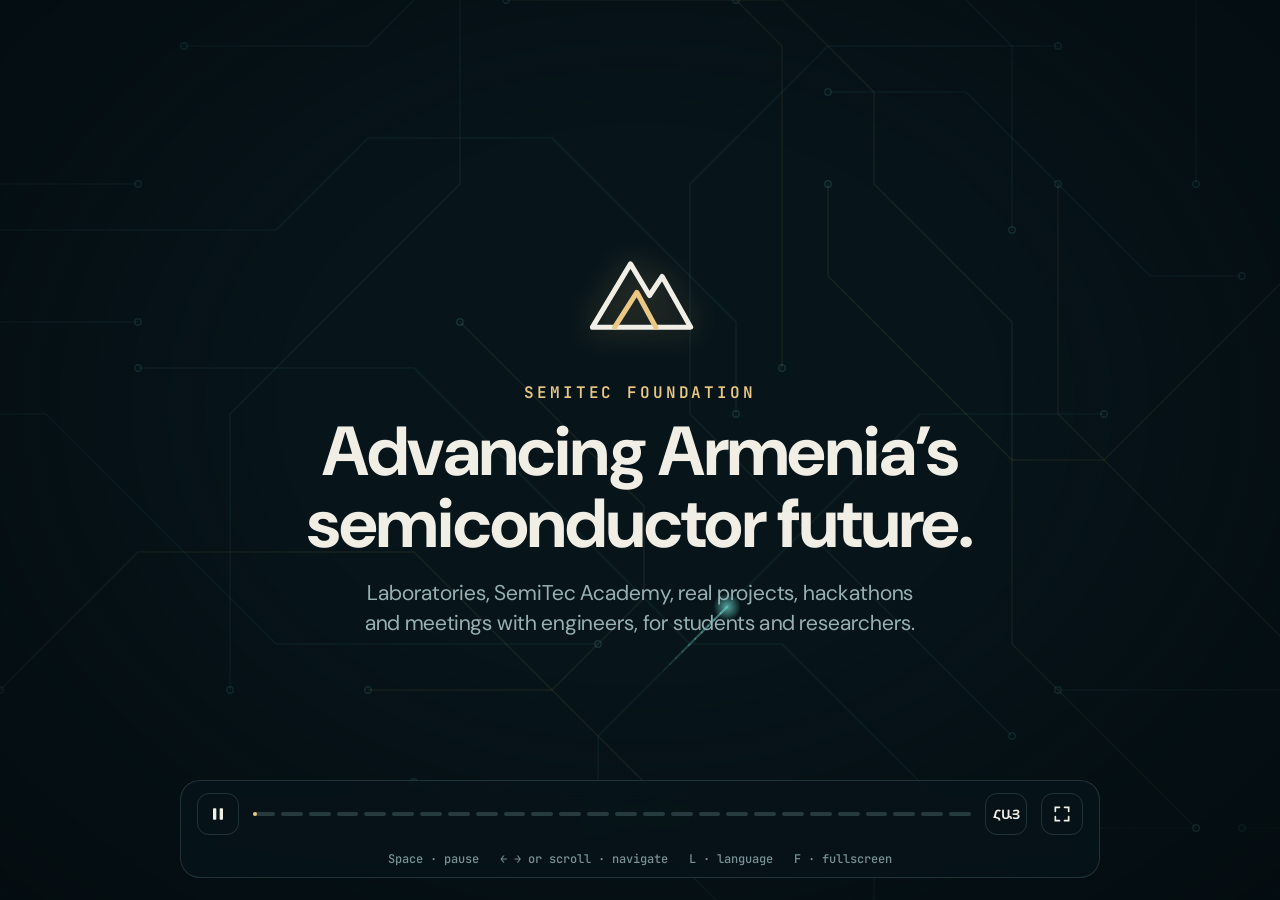
<file: expo/index.html>
<!DOCTYPE html>
<html lang="en">
<head>
<meta charset="utf-8">
<meta name="viewport" content="width=device-width, initial-scale=1">
<title>SemiTec Foundation — Expo presentation</title>
<link rel="preconnect" href="https://fonts.googleapis.com">
<link rel="stylesheet" href="https://fonts.googleapis.com/css2?family=DM+Sans:opsz,wght@9..40,400;9..40,500;9..40,700&family=Noto+Sans+Armenian:wght@400;500;700&family=JetBrains+Mono:wght@400;600&display=swap">
<link rel="stylesheet" href="css/expo.css">
</head>
<body>
<canvas id="backdrop" aria-hidden="true"></canvas>

<main id="stage" aria-live="polite">

  <!-- 1 · INTRO -->
  <section class="scene s-intro" data-duration="9000">
    <svg class="logo-mark a" viewBox="0 0 40 40" aria-hidden="true" style="--anim:fade;--d:.1s">
      <path class="draw" pathLength="1" d="M5 29 17 9l6 10 4-6 9 16H5Z" style="--d:.2s;--dur:2.2s"/>
      <path class="draw gold" pathLength="1" d="m12 29 7-11 6 11" style="--d:1.2s;--dur:1.6s"/>
    </svg>
    <p class="kicker a" style="--d:1.6s" data-i18n="s1.kicker"></p>
    <h1 class="words" data-i18n="s1.title" style="--d:2s"></h1>
    <p class="sub a" style="--d:3.6s" data-i18n="s1.sub"></p>
    <div class="scanline a" style="--anim:scan;--d:2.4s;--dur:3s"></div>
  </section>

  <!-- 2 · THE GAP -->
  <section class="scene s-gap" data-chapter="labs" data-duration="11000">
    <p class="kicker a" data-i18n="s2.kicker"></p>
    <h2 class="words small" data-i18n="s2.title" style="--d:.3s"></h2>
    <svg class="gap-art" viewBox="0 0 1600 420" aria-hidden="true">
      <defs>
        <linearGradient id="cliff" x1="0" y1="0" x2="0" y2="1">
          <stop offset="0" stop-color="#16343a"/><stop offset="1" stop-color="#071419" stop-opacity="0"/>
        </linearGradient>
      </defs>
      <g class="a" style="--anim:left;--d:1.4s">
        <path d="M0 200 H500 L460 420 H0 Z" fill="url(#cliff)" stroke="#397b80" stroke-width="2"/>
        <text x="60" y="270" class="t-big" data-i18n="s2.left"></text>
        <text x="60" y="314" class="t-small" data-i18n="s2.leftSub"></text>
      </g>
      <g class="a" style="--anim:right;--d:1.6s">
        <path d="M1100 200 H1600 V420 H1140 Z" fill="url(#cliff)" stroke="#397b80" stroke-width="2"/>
        <text x="1540" y="270" class="t-big" text-anchor="end" data-i18n="s2.right"></text>
        <text x="1540" y="314" class="t-small" text-anchor="end" data-i18n="s2.rightSub"></text>
      </g>
      <g class="planks">
        <rect class="a" x="510" y="186" width="62" height="22" rx="4" style="--anim:drop;--d:3.0s"/>
        <rect class="a" x="584" y="186" width="62" height="22" rx="4" style="--anim:drop;--d:3.15s"/>
        <rect class="a" x="658" y="186" width="62" height="22" rx="4" style="--anim:drop;--d:3.3s"/>
        <rect class="a" x="732" y="186" width="62" height="22" rx="4" style="--anim:drop;--d:3.45s"/>
        <rect class="a" x="806" y="186" width="62" height="22" rx="4" style="--anim:drop;--d:3.6s"/>
        <rect class="a" x="880" y="186" width="62" height="22" rx="4" style="--anim:drop;--d:3.75s"/>
        <rect class="a" x="954" y="186" width="62" height="22" rx="4" style="--anim:drop;--d:3.9s"/>
        <rect class="a" x="1028" y="186" width="62" height="22" rx="4" style="--anim:drop;--d:4.05s"/>
      </g>
      <path class="draw" pathLength="1" d="M510 166 Q800 76 1090 166" fill="none" stroke="#eac883" stroke-width="3" style="--d:4.3s;--dur:1.4s"/>
      <text class="a t-bridge" x="800" y="96" text-anchor="middle" style="--anim:fade;--d:5s" data-i18n="s2.bridge"></text>
      <circle class="pulse-dot" cx="0" cy="196" r="9"/>
    </svg>
    <p class="note a" style="--d:6s" data-i18n="s2.note"></p>
  </section>

  <!-- 3 · PURPOSE -->
  <section class="scene s-purpose" data-duration="13000">
    <p class="kicker a" data-i18n="s3.kicker"></p>
    <h2 class="words" data-i18n="s3.title" style="--d:.3s"></h2>
    <div class="pillars five">
      <svg class="pillar-link" viewBox="0 0 1660 40" preserveAspectRatio="none" aria-hidden="true">
        <path class="draw flowline" pathLength="1" d="M0 20 H1660" style="--d:1.2s;--dur:2.4s"/>
      </svg>
      <article class="card a" style="--anim:rise;--d:1.30s">
        <span class="cnum">01</span><svg class="icon" viewBox="0 0 64 64" aria-hidden="true"><rect x="8" y="34" width="48" height="18" rx="3"/><rect x="16" y="12" width="32" height="22" rx="3"/><path d="M24 52v6M40 52v6M22 20h20M22 26h12"/></svg>
        <h3 data-i18n="s3.p1"></h3><p data-i18n="s3.p1t"></p>
      </article>
      <article class="card a" style="--anim:rise;--d:1.75s">
        <span class="cnum">02</span><svg class="icon" viewBox="0 0 64 64" aria-hidden="true"><path d="M10 14h18a6 6 0 0 1 6 6v32a5 5 0 0 0-5-5H10Z"/><path d="M54 14H40a6 6 0 0 0-6 6v32a5 5 0 0 1 5-5h15Z"/></svg>
        <h3 data-i18n="s3.p2"></h3><p data-i18n="s3.p2t"></p>
      </article>
      <article class="card a" style="--anim:rise;--d:2.20s">
        <span class="cnum">03</span><svg class="icon" viewBox="0 0 64 64" aria-hidden="true"><circle cx="32" cy="32" r="22"/><circle cx="32" cy="32" r="12"/><circle cx="32" cy="32" r="3"/><path d="M32 4v8M32 52v8M4 32h8M52 32h8"/></svg>
        <h3 data-i18n="s3.p3"></h3><p data-i18n="s3.p3t"></p>
      </article>
      <article class="card a" style="--anim:rise;--d:2.65s">
        <span class="cnum">04</span><svg class="icon" viewBox="0 0 64 64" aria-hidden="true"><path d="M20 10h24v14a12 12 0 0 1-24 0Z"/><path d="M20 14h-8a8 8 0 0 0 8 10M44 14h8a8 8 0 0 1-8 10M32 36v10M22 54h20M26 46h12v8H26Z"/></svg>
        <h3 data-i18n="s3.p4"></h3><p data-i18n="s3.p4t"></p>
      </article>
      <article class="card a" style="--anim:rise;--d:3.10s">
        <span class="cnum">05</span><svg class="icon" viewBox="0 0 64 64" aria-hidden="true"><path d="M8 14h32v20H22l-8 7v-7H8Z"/><path d="M44 24h12v20h-6v6l-7-6H30v-6"/></svg>
        <h3 data-i18n="s3.p5"></h3><p data-i18n="s3.p5t"></p>
      </article>
    </div>
    <p class="note a" style="--d:4.2s" data-i18n="s3.note"></p>
  </section>

  <!-- ABOUT 1 -->
  <section class="scene s-ab-open" data-chapter="about" data-solo="about" data-duration="10000">
    <p class="kicker a" data-i18n="ab.kicker"></p>
    <h2 class="words" data-i18n="ab1.title" style="--d:.4s"></h2>
    <p class="sub a" style="--d:2.4s" data-i18n="ab1.sub"></p>
    <svg class="ab-crowd" viewBox="0 0 1660 500" aria-hidden="true"><g class="cl"><path class="draw" pathLength="1" d="M551.7 96.4L616.1 127.0" style="--d:2.20s;--dur:1s"/><path class="draw" pathLength="1" d="M551.7 96.4L614.5 41.2" style="--d:2.22s;--dur:1s"/><path class="draw" pathLength="1" d="M154.4 265.8L99.2 220.8" style="--d:2.24s;--dur:1s"/><path class="draw" pathLength="1" d="M154.4 265.8L101.9 324.0" style="--d:2.26s;--dur:1s"/><path class="draw" pathLength="1" d="M99.2 220.8L101.9 324.0" style="--d:2.28s;--dur:1s"/><path class="draw" pathLength="1" d="M1346.4 84.5L1396.4 157.4" style="--d:2.30s;--dur:1s"/><path class="draw" pathLength="1" d="M1346.4 84.5L1236.3 96.9" style="--d:2.32s;--dur:1s"/><path class="draw" pathLength="1" d="M1031.3 447.0L945.4 415.2" style="--d:2.34s;--dur:1s"/><path class="draw" pathLength="1" d="M1031.3 447.0L1144.8 415.7" style="--d:2.36s;--dur:1s"/><path class="draw" pathLength="1" d="M666.8 459.6L555.3 463.3" style="--d:2.38s;--dur:1s"/><path class="draw" pathLength="1" d="M666.8 459.6L760.8 399.6" style="--d:2.40s;--dur:1s"/><path class="draw" pathLength="1" d="M1396.4 157.4L1367.9 241.0" style="--d:2.42s;--dur:1s"/><path class="draw" pathLength="1" d="M226.1 165.7L295.1 219.9" style="--d:2.44s;--dur:1s"/><path class="draw" pathLength="1" d="M226.1 165.7L134.2 120.6" style="--d:2.46s;--dur:1s"/><path class="draw" pathLength="1" d="M325.5 285.9L295.1 219.9" style="--d:2.48s;--dur:1s"/><path class="draw" pathLength="1" d="M325.5 285.9L420.1 288.0" style="--d:2.50s;--dur:1s"/><path class="draw" pathLength="1" d="M628.4 271.0L563.8 304.5" style="--d:2.52s;--dur:1s"/><path class="draw" pathLength="1" d="M628.4 271.0L638.2 194.5" style="--d:2.54s;--dur:1s"/><path class="draw" pathLength="1" d="M134.2 120.6L142.3 44.9" style="--d:2.56s;--dur:1s"/><path class="draw" pathLength="1" d="M134.2 120.6L40.4 96.6" style="--d:2.58s;--dur:1s"/><path class="draw" pathLength="1" d="M715.6 168.2L702.0 87.7" style="--d:2.60s;--dur:1s"/><path class="draw" pathLength="1" d="M715.6 168.2L638.2 194.5" style="--d:2.62s;--dur:1s"/><path class="draw" pathLength="1" d="M1295.1 337.6L1259.7 264.3" style="--d:2.64s;--dur:1s"/><path class="draw" pathLength="1" d="M1295.1 337.6L1334.5 410.2" style="--d:2.66s;--dur:1s"/><path class="draw" pathLength="1" d="M947.6 261.1L941.5 338.2" style="--d:2.68s;--dur:1s"/><path class="draw" pathLength="1" d="M947.6 261.1L859.0 274.4" style="--d:2.70s;--dur:1s"/><path class="draw" pathLength="1" d="M1192.5 156.7L1236.3 96.9" style="--d:2.72s;--dur:1s"/><path class="draw" pathLength="1" d="M1192.5 156.7L1078.5 184.2" style="--d:2.74s;--dur:1s"/><path class="draw" pathLength="1" d="M101.9 324.0L45.2 381.0" style="--d:2.76s;--dur:1s"/><path class="draw" pathLength="1" d="M945.4 415.2L941.5 338.2" style="--d:2.78s;--dur:1s"/><path class="draw" pathLength="1" d="M1138.6 291.5L1066.5 261.7" style="--d:2.80s;--dur:1s"/><path class="draw" pathLength="1" d="M1138.6 291.5L1078.5 184.2" style="--d:2.82s;--dur:1s"/><path class="draw" pathLength="1" d="M760.8 399.6L836.9 397.4" style="--d:2.84s;--dur:1s"/><path class="draw" pathLength="1" d="M760.8 399.6L789.1 322.2" style="--d:2.86s;--dur:1s"/><path class="draw" pathLength="1" d="M789.1 322.2L776.3 242.9" style="--d:2.88s;--dur:1s"/><path class="draw" pathLength="1" d="M1609.1 391.6L1559.6 458.0" style="--d:2.90s;--dur:1s"/><path class="draw" pathLength="1" d="M1609.1 391.6L1535.9 348.9" style="--d:2.92s;--dur:1s"/><path class="draw" pathLength="1" d="M305.5 81.5L247.0 36.3" style="--d:2.94s;--dur:1s"/><path class="draw" pathLength="1" d="M305.5 81.5L358.8 167.3" style="--d:2.96s;--dur:1s"/><path class="draw" pathLength="1" d="M431.2 202.0L468.2 139.3" style="--d:2.98s;--dur:1s"/><path class="draw" pathLength="1" d="M431.2 202.0L358.8 167.3" style="--d:3.00s;--dur:1s"/><path class="draw" pathLength="1" d="M1334.5 410.2L1437.0 451.4" style="--d:3.02s;--dur:1s"/><path class="draw" pathLength="1" d="M1437.0 451.4L1461.3 373.2" style="--d:3.04s;--dur:1s"/><path class="draw" pathLength="1" d="M970.8 145.6L868.2 195.8" style="--d:3.06s;--dur:1s"/><path class="draw" pathLength="1" d="M970.8 145.6L1078.5 184.2" style="--d:3.08s;--dur:1s"/><path class="draw" pathLength="1" d="M1015.8 327.5L941.5 338.2" style="--d:3.10s;--dur:1s"/><path class="draw" pathLength="1" d="M1015.8 327.5L1066.5 261.7" style="--d:3.12s;--dur:1s"/><path class="draw" pathLength="1" d="M1461.3 373.2L1535.9 348.9" style="--d:3.14s;--dur:1s"/><path class="draw" pathLength="1" d="M1300.6 202.6L1259.7 264.3" style="--d:3.16s;--dur:1s"/><path class="draw" pathLength="1" d="M1300.6 202.6L1367.9 241.0" style="--d:3.18s;--dur:1s"/><path class="draw" pathLength="1" d="M40.4 96.6L142.3 44.9" style="--d:3.20s;--dur:1s"/><path class="draw" pathLength="1" d="M614.5 41.2L616.1 127.0" style="--d:3.22s;--dur:1s"/><path class="draw" pathLength="1" d="M776.3 242.9L859.0 274.4" style="--d:3.24s;--dur:1s"/><path class="draw" pathLength="1" d="M458.3 394.7L458.3 465.8" style="--d:3.26s;--dur:1s"/><path class="draw" pathLength="1" d="M458.3 394.7L389.9 364.6" style="--d:3.28s;--dur:1s"/><path class="draw" pathLength="1" d="M76.5 448.4L45.2 381.0" style="--d:3.30s;--dur:1s"/><path class="draw" pathLength="1" d="M76.5 448.4L101.9 324.0" style="--d:3.32s;--dur:1s"/><path class="draw" pathLength="1" d="M1551.3 226.8L1618.1 289.2" style="--d:3.34s;--dur:1s"/><path class="draw" pathLength="1" d="M1551.3 226.8L1458.4 243.9" style="--d:3.36s;--dur:1s"/><path class="draw" pathLength="1" d="M616.1 127.0L638.2 194.5" style="--d:3.38s;--dur:1s"/><path class="draw" pathLength="1" d="M795.3 108.5L702.0 87.7" style="--d:3.40s;--dur:1s"/><path class="draw" pathLength="1" d="M795.3 108.5L715.6 168.2" style="--d:3.42s;--dur:1s"/><path class="draw" pathLength="1" d="M565.4 382.4L563.8 304.5" style="--d:3.44s;--dur:1s"/><path class="draw" pathLength="1" d="M565.4 382.4L555.3 463.3" style="--d:3.46s;--dur:1s"/><path class="draw" pathLength="1" d="M271.0 393.7L205.3 466.9" style="--d:3.48s;--dur:1s"/><path class="draw" pathLength="1" d="M271.0 393.7L371.5 446.1" style="--d:3.50s;--dur:1s"/><path class="draw" pathLength="1" d="M1078.5 184.2L1066.5 261.7" style="--d:3.52s;--dur:1s"/><path class="draw" pathLength="1" d="M1078.5 184.2L1083.2 92.9" style="--d:3.54s;--dur:1s"/><path class="draw" pathLength="1" d="M247.0 36.3L142.3 44.9" style="--d:3.56s;--dur:1s"/><path class="draw" pathLength="1" d="M420.1 288.0L389.9 364.6" style="--d:3.58s;--dur:1s"/><path class="draw" pathLength="1" d="M420.1 288.0L499.6 257.3" style="--d:3.60s;--dur:1s"/><path class="draw" pathLength="1" d="M702.0 87.7L616.1 127.0" style="--d:3.62s;--dur:1s"/><path class="draw" pathLength="1" d="M867.1 38.2L795.3 108.5" style="--d:3.64s;--dur:1s"/><path class="draw" pathLength="1" d="M867.1 38.2L970.8 145.6" style="--d:3.66s;--dur:1s"/><path class="draw" pathLength="1" d="M859.0 274.4L868.2 195.8" style="--d:3.68s;--dur:1s"/><path class="draw" pathLength="1" d="M859.0 274.4L789.1 322.2" style="--d:3.70s;--dur:1s"/><path class="draw" pathLength="1" d="M1144.8 415.7L1208.9 459.3" style="--d:3.72s;--dur:1s"/><path class="draw" pathLength="1" d="M420.2 62.2L468.2 139.3" style="--d:3.74s;--dur:1s"/><path class="draw" pathLength="1" d="M420.2 62.2L305.5 81.5" style="--d:3.76s;--dur:1s"/><path class="draw" pathLength="1" d="M1083.2 92.9L970.8 145.6" style="--d:3.78s;--dur:1s"/><path class="draw" pathLength="1" d="M1568.7 126.6L1516.7 76.8" style="--d:3.80s;--dur:1s"/><path class="draw" pathLength="1" d="M1568.7 126.6L1493.7 143.1" style="--d:3.82s;--dur:1s"/><path class="draw" pathLength="1" d="M295.1 219.9L358.8 167.3" style="--d:3.84s;--dur:1s"/><path class="draw" pathLength="1" d="M1516.7 76.8L1493.7 143.1" style="--d:3.86s;--dur:1s"/><path class="draw" pathLength="1" d="M1559.6 458.0L1535.9 348.9" style="--d:3.88s;--dur:1s"/><path class="draw" pathLength="1" d="M529.1 186.9L499.6 257.3" style="--d:3.90s;--dur:1s"/><path class="draw" pathLength="1" d="M529.1 186.9L468.2 139.3" style="--d:3.92s;--dur:1s"/><path class="draw" pathLength="1" d="M555.3 463.3L458.3 465.8" style="--d:3.94s;--dur:1s"/><path class="draw" pathLength="1" d="M836.9 397.4L789.1 322.2" style="--d:3.96s;--dur:1s"/><path class="draw" pathLength="1" d="M1208.9 459.3L1334.5 410.2" style="--d:3.98s;--dur:1s"/><path class="draw" pathLength="1" d="M499.6 257.3L563.8 304.5" style="--d:4.00s;--dur:1s"/><path class="draw" pathLength="1" d="M371.5 446.1L389.9 364.6" style="--d:4.02s;--dur:1s"/><path class="draw" pathLength="1" d="M371.5 446.1L458.3 465.8" style="--d:4.04s;--dur:1s"/><path class="draw" pathLength="1" d="M1458.4 243.9L1367.9 241.0" style="--d:4.06s;--dur:1s"/><path class="draw" pathLength="1" d="M1618.1 289.2L1535.9 348.9" style="--d:4.08s;--dur:1s"/><path class="draw" pathLength="1" d="M868.2 195.8L947.6 261.1" style="--d:4.10s;--dur:1s"/><path class="draw" pathLength="1" d="M704.5 330.3L789.1 322.2" style="--d:4.12s;--dur:1s"/><path class="draw" pathLength="1" d="M704.5 330.3L760.8 399.6" style="--d:4.14s;--dur:1s"/><path class="draw" pathLength="1" d="M205.3 466.9L76.5 448.4" style="--d:4.16s;--dur:1s"/></g><g class="cd"><circle class="a" cx="551.7" cy="96.4" r="5" style="--anim:pop;--d:1.34s"/><circle class="a" cx="154.4" cy="265.8" r="5" style="--anim:pop;--d:0.89s"/><circle class="a" cx="99.2" cy="220.8" r="5" style="--anim:pop;--d:0.41s"/><circle class="a" cx="1346.4" cy="84.5" r="5" style="--anim:pop;--d:0.66s"/><circle class="a" cx="1031.3" cy="447.0" r="5" style="--anim:pop;--d:1.22s"/><circle class="a" cx="666.8" cy="459.6" r="5" style="--anim:pop;--d:0.37s"/><circle class="a" cx="1396.4" cy="157.4" r="5" style="--anim:pop;--d:0.53s"/><circle class="a hot" cx="226.1" cy="165.7" r="7" style="--anim:pop;--d:1.61s"/><circle class="a" cx="325.5" cy="285.9" r="5" style="--anim:pop;--d:1.32s"/><circle class="a" cx="628.4" cy="271.0" r="5" style="--anim:pop;--d:0.40s"/><circle class="a" cx="134.2" cy="120.6" r="5" style="--anim:pop;--d:1.39s"/><circle class="a" cx="715.6" cy="168.2" r="5" style="--anim:pop;--d:1.24s"/><circle class="a" cx="1295.1" cy="337.6" r="5" style="--anim:pop;--d:0.69s"/><circle class="a hot" cx="947.6" cy="261.1" r="7" style="--anim:pop;--d:1.70s"/><circle class="a hot" cx="1192.5" cy="156.7" r="7" style="--anim:pop;--d:1.87s"/><circle class="a" cx="1236.3" cy="96.9" r="5" style="--anim:pop;--d:1.08s"/><circle class="a" cx="101.9" cy="324.0" r="5" style="--anim:pop;--d:1.52s"/><circle class="a" cx="945.4" cy="415.2" r="5" style="--anim:pop;--d:0.80s"/><circle class="a" cx="1138.6" cy="291.5" r="5" style="--anim:pop;--d:1.23s"/><circle class="a hot" cx="760.8" cy="399.6" r="7" style="--anim:pop;--d:1.81s"/><circle class="a" cx="789.1" cy="322.2" r="5" style="--anim:pop;--d:0.40s"/><circle class="a" cx="1609.1" cy="391.6" r="5" style="--anim:pop;--d:0.76s"/><circle class="a" cx="305.5" cy="81.5" r="5" style="--anim:pop;--d:0.39s"/><circle class="a hot" cx="431.2" cy="202.0" r="7" style="--anim:pop;--d:1.69s"/><circle class="a" cx="1334.5" cy="410.2" r="5" style="--anim:pop;--d:0.75s"/><circle class="a" cx="1437.0" cy="451.4" r="5" style="--anim:pop;--d:0.54s"/><circle class="a" cx="970.8" cy="145.6" r="5" style="--anim:pop;--d:0.31s"/><circle class="a" cx="1015.8" cy="327.5" r="5" style="--anim:pop;--d:0.39s"/><circle class="a hot" cx="1461.3" cy="373.2" r="7" style="--anim:pop;--d:1.70s"/><circle class="a" cx="1300.6" cy="202.6" r="5" style="--anim:pop;--d:0.94s"/><circle class="a" cx="40.4" cy="96.6" r="5" style="--anim:pop;--d:0.46s"/><circle class="a hot" cx="614.5" cy="41.2" r="7" style="--anim:pop;--d:1.70s"/><circle class="a" cx="776.3" cy="242.9" r="5" style="--anim:pop;--d:0.44s"/><circle class="a" cx="458.3" cy="394.7" r="5" style="--anim:pop;--d:0.56s"/><circle class="a" cx="76.5" cy="448.4" r="5" style="--anim:pop;--d:1.15s"/><circle class="a" cx="1259.7" cy="264.3" r="5" style="--anim:pop;--d:1.55s"/><circle class="a hot" cx="1551.3" cy="226.8" r="7" style="--anim:pop;--d:1.80s"/><circle class="a" cx="616.1" cy="127.0" r="5" style="--anim:pop;--d:0.66s"/><circle class="a" cx="1367.9" cy="241.0" r="5" style="--anim:pop;--d:1.34s"/><circle class="a" cx="795.3" cy="108.5" r="5" style="--anim:pop;--d:1.56s"/><circle class="a hot" cx="565.4" cy="382.4" r="7" style="--anim:pop;--d:1.85s"/><circle class="a" cx="1535.9" cy="348.9" r="5" style="--anim:pop;--d:0.57s"/><circle class="a hot" cx="271.0" cy="393.7" r="7" style="--anim:pop;--d:1.87s"/><circle class="a" cx="1078.5" cy="184.2" r="5" style="--anim:pop;--d:1.18s"/><circle class="a hot" cx="247.0" cy="36.3" r="7" style="--anim:pop;--d:1.85s"/><circle class="a hot" cx="1066.5" cy="261.7" r="7" style="--anim:pop;--d:1.79s"/><circle class="a" cx="420.1" cy="288.0" r="5" style="--anim:pop;--d:0.71s"/><circle class="a hot" cx="702.0" cy="87.7" r="7" style="--anim:pop;--d:1.76s"/><circle class="a" cx="867.1" cy="38.2" r="5" style="--anim:pop;--d:1.00s"/><circle class="a" cx="859.0" cy="274.4" r="5" style="--anim:pop;--d:1.55s"/><circle class="a hot" cx="1144.8" cy="415.7" r="7" style="--anim:pop;--d:1.81s"/><circle class="a" cx="420.2" cy="62.2" r="5" style="--anim:pop;--d:1.37s"/><circle class="a hot" cx="1083.2" cy="92.9" r="7" style="--anim:pop;--d:1.71s"/><circle class="a hot" cx="1568.7" cy="126.6" r="7" style="--anim:pop;--d:1.82s"/><circle class="a" cx="295.1" cy="219.9" r="5" style="--anim:pop;--d:1.12s"/><circle class="a" cx="563.8" cy="304.5" r="5" style="--anim:pop;--d:1.12s"/><circle class="a" cx="941.5" cy="338.2" r="5" style="--anim:pop;--d:0.44s"/><circle class="a" cx="358.8" cy="167.3" r="5" style="--anim:pop;--d:0.79s"/><circle class="a hot" cx="1516.7" cy="76.8" r="7" style="--anim:pop;--d:1.61s"/><circle class="a" cx="1559.6" cy="458.0" r="5" style="--anim:pop;--d:1.18s"/><circle class="a" cx="529.1" cy="186.9" r="5" style="--anim:pop;--d:0.30s"/><circle class="a" cx="555.3" cy="463.3" r="5" style="--anim:pop;--d:0.54s"/><circle class="a hot" cx="836.9" cy="397.4" r="7" style="--anim:pop;--d:1.59s"/><circle class="a" cx="45.2" cy="381.0" r="5" style="--anim:pop;--d:1.50s"/><circle class="a" cx="1208.9" cy="459.3" r="5" style="--anim:pop;--d:1.09s"/><circle class="a" cx="499.6" cy="257.3" r="5" style="--anim:pop;--d:1.04s"/><circle class="a" cx="371.5" cy="446.1" r="5" style="--anim:pop;--d:0.64s"/><circle class="a" cx="1458.4" cy="243.9" r="5" style="--anim:pop;--d:0.34s"/><circle class="a" cx="1618.1" cy="289.2" r="5" style="--anim:pop;--d:0.88s"/><circle class="a" cx="868.2" cy="195.8" r="5" style="--anim:pop;--d:0.84s"/><circle class="a" cx="468.2" cy="139.3" r="5" style="--anim:pop;--d:0.94s"/><circle class="a" cx="704.5" cy="330.3" r="5" style="--anim:pop;--d:0.62s"/><circle class="a" cx="389.9" cy="364.6" r="5" style="--anim:pop;--d:0.77s"/><circle class="a" cx="638.2" cy="194.5" r="5" style="--anim:pop;--d:0.83s"/><circle class="a" cx="1493.7" cy="143.1" r="5" style="--anim:pop;--d:1.50s"/><circle class="a" cx="142.3" cy="44.9" r="5" style="--anim:pop;--d:1.18s"/><circle class="a" cx="205.3" cy="466.9" r="5" style="--anim:pop;--d:1.31s"/><circle class="a" cx="458.3" cy="465.8" r="5" style="--anim:pop;--d:1.22s"/></g></svg>
  </section>

  <!-- ABOUT 2 -->
  <section class="scene s-ab-path" data-chapter="about" data-solo="about" data-duration="11000">
    <p class="kicker a" data-i18n="ab2.kicker"></p>
    <h2 class="words small" data-i18n="ab2.title" style="--d:.3s"></h2>
    <svg class="ab-stairs" viewBox="0 0 1660 640" aria-hidden="true">
      <path class="ab-ridge draw" pathLength="1" d="M900 640 L1240 230 L1380 330 L1560 60 L1660 170" style="--d:.6s;--dur:2.4s"/>
      <g class="a" style="--anim:rise;--d:1.2s"><rect x="60" y="520" width="370" height="100" rx="18" class="ab-step"/><text x="88" y="576" class="ab-stn">01</text><text x="88" y="624" class="ab-stt" data-i18n="ab2.s1"></text></g><g class="a" style="--anim:rise;--d:2.3s"><rect x="450" y="410" width="370" height="210" rx="18" class="ab-step"/><text x="478" y="466" class="ab-stn">02</text><text x="478" y="514" class="ab-stt" data-i18n="ab2.s2"></text></g><g class="a" style="--anim:rise;--d:3.4s"><rect x="840" y="300" width="370" height="320" rx="18" class="ab-step"/><text x="868" y="356" class="ab-stn">03</text><text x="868" y="404" class="ab-stt" data-i18n="ab2.s3"></text></g><g class="a" style="--anim:rise;--d:4.5s"><rect x="1230" y="190" width="370" height="430" rx="18" class="ab-step"/><text x="1258" y="246" class="ab-stn">04</text><text x="1258" y="294" class="ab-stt" data-i18n="ab2.s4"></text></g>
      <path class="ab-route draw" pathLength="1" d="M110 500 L240 500 L240 390 Q240 390 500 390 L630 390 L630 280 L890 280 L1020 280 L1020 170 L1300 170 L1420 170 L1420 40" style="--d:5.4s;--dur:3s"/>
      <circle class="ab-walker" r="13" style="offset-path:path('M110 500 L240 500 L240 390 Q240 390 500 390 L630 390 L630 280 L890 280 L1020 280 L1020 170 L1300 170 L1420 170 L1420 40')"/>
      <g class="a" style="--anim:pop;--d:8.2s"><path class="ab-flag" d="M1420 40 V-40 L1480 -18 L1420 2"/></g>
    </svg>
    <p class="note a" style="--d:8.6s" data-i18n="ab2.note"></p>
  </section>

  <!-- ABOUT 3 -->
  <section class="scene s-ab-mission" data-chapter="about" data-solo="about" data-duration="13000">
    <p class="kicker a" data-i18n="ab3.kicker"></p>
    <h2 class="words statement" data-i18n="ab3.text" style="--d:.4s"></h2>
    <ol class="ab-chips"><li class="a" style="--anim:pop;--d:6.20s"><b>1</b><span data-i18n="ab3.c1"></span></li><li class="a" style="--anim:pop;--d:6.55s"><b>2</b><span data-i18n="ab3.c2"></span></li><li class="a" style="--anim:pop;--d:6.90s"><b>3</b><span data-i18n="ab3.c3"></span></li><li class="a" style="--anim:pop;--d:7.25s"><b>4</b><span data-i18n="ab3.c4"></span></li><li class="a" style="--anim:pop;--d:7.60s"><b>5</b><span data-i18n="ab3.c5"></span></li></ol>
  </section>

  <!-- ABOUT 4 -->
  <section class="scene s-ab-eco" data-chapter="about" data-solo="about" data-duration="12000">
    <div class="ab-two">
      <div><p class="kicker a" data-i18n="ab4.kicker"></p>
      <h2 class="words small" data-i18n="ab4.title" style="--d:.3s"></h2>
      <p class="sub a" style="--d:6.4s" data-i18n="ab4.sub"></p></div>
      <svg class="ab-eco" viewBox="-120 -20 1280 820" aria-hidden="true">
        <g class="mesh"><path class="draw" pathLength="1" d="M520.0 90.0L813.2 203.0" style="--d:4.66s;--dur:1.2s"/><path class="draw" pathLength="1" d="M520.0 90.0L885.6 456.8" style="--d:4.72s;--dur:1.2s"/><path class="draw" pathLength="1" d="M520.0 90.0L682.7 660.3" style="--d:4.78s;--dur:1.2s"/><path class="draw" pathLength="1" d="M520.0 90.0L357.3 660.3" style="--d:4.84s;--dur:1.2s"/><path class="draw" pathLength="1" d="M520.0 90.0L154.4 456.8" style="--d:4.90s;--dur:1.2s"/><path class="draw" pathLength="1" d="M520.0 90.0L226.8 203.0" style="--d:4.96s;--dur:1.2s"/><path class="draw" pathLength="1" d="M813.2 203.0L885.6 456.8" style="--d:4.78s;--dur:1.2s"/><path class="draw" pathLength="1" d="M813.2 203.0L682.7 660.3" style="--d:4.84s;--dur:1.2s"/><path class="draw" pathLength="1" d="M813.2 203.0L357.3 660.3" style="--d:4.90s;--dur:1.2s"/><path class="draw" pathLength="1" d="M813.2 203.0L154.4 456.8" style="--d:4.96s;--dur:1.2s"/><path class="draw" pathLength="1" d="M813.2 203.0L226.8 203.0" style="--d:5.02s;--dur:1.2s"/><path class="draw" pathLength="1" d="M885.6 456.8L682.7 660.3" style="--d:4.90s;--dur:1.2s"/><path class="draw" pathLength="1" d="M885.6 456.8L357.3 660.3" style="--d:4.96s;--dur:1.2s"/><path class="draw" pathLength="1" d="M885.6 456.8L154.4 456.8" style="--d:5.02s;--dur:1.2s"/><path class="draw" pathLength="1" d="M885.6 456.8L226.8 203.0" style="--d:5.08s;--dur:1.2s"/><path class="draw" pathLength="1" d="M682.7 660.3L357.3 660.3" style="--d:5.02s;--dur:1.2s"/><path class="draw" pathLength="1" d="M682.7 660.3L154.4 456.8" style="--d:5.08s;--dur:1.2s"/><path class="draw" pathLength="1" d="M682.7 660.3L226.8 203.0" style="--d:5.14s;--dur:1.2s"/><path class="draw" pathLength="1" d="M357.3 660.3L154.4 456.8" style="--d:5.14s;--dur:1.2s"/><path class="draw" pathLength="1" d="M357.3 660.3L226.8 203.0" style="--d:5.20s;--dur:1.2s"/><path class="draw" pathLength="1" d="M154.4 456.8L226.8 203.0" style="--d:5.26s;--dur:1.2s"/></g><g class="spokes"><path class="spoke" d="M520 390L520.0 90.0" style="--k:0"/><path class="spoke" d="M520 390L813.2 203.0" style="--k:1"/><path class="spoke" d="M520 390L885.6 456.8" style="--k:2"/><path class="spoke" d="M520 390L682.7 660.3" style="--k:3"/><path class="spoke" d="M520 390L357.3 660.3" style="--k:4"/><path class="spoke" d="M520 390L154.4 456.8" style="--k:5"/><path class="spoke" d="M520 390L226.8 203.0" style="--k:6"/></g>
        <g class="a hub" style="--anim:zoom;--d:.8s"><circle cx="520" cy="390" r="92"/><text x="520" y="402">SemiTec</text></g>
        <g class="a eco-n" style="--anim:pop;--d:1.40s"><rect x="390.0" y="56.0" width="260" height="68" rx="34"/><text x="520.0" y="100.0" data-i18n="ab4.n1"></text></g><g class="a eco-n" style="--anim:pop;--d:1.75s"><rect x="683.2" y="169.0" width="260" height="68" rx="34"/><text x="813.2" y="213.0" data-i18n="ab4.n2"></text></g><g class="a eco-n" style="--anim:pop;--d:2.10s"><rect x="755.6" y="422.8" width="260" height="68" rx="34"/><text x="885.6" y="466.8" data-i18n="ab4.n3"></text></g><g class="a eco-n" style="--anim:pop;--d:2.45s"><rect x="552.7" y="626.3" width="260" height="68" rx="34"/><text x="682.7" y="670.3" data-i18n="ab4.n4"></text></g><g class="a eco-n" style="--anim:pop;--d:2.80s"><rect x="227.3" y="626.3" width="260" height="68" rx="34"/><text x="357.3" y="670.3" data-i18n="ab4.n5"></text></g><g class="a eco-n" style="--anim:pop;--d:3.15s"><rect x="24.4" y="422.8" width="260" height="68" rx="34"/><text x="154.4" y="466.8" data-i18n="ab4.n6"></text></g><g class="a eco-n" style="--anim:pop;--d:3.50s"><rect x="96.8" y="169.0" width="260" height="68" rx="34"/><text x="226.8" y="213.0" data-i18n="ab4.n7"></text></g>
      </svg>
    </div>
  </section>

  <!-- ABOUT 5 -->
  <section class="scene s-ab-access" data-chapter="about" data-solo="about" data-duration="11000">
    <p class="kicker a" data-i18n="ab5.kicker"></p>
    <h2 class="words small" data-i18n="ab5.title" style="--d:.3s"></h2>
    <div class="ab-access">
      <div class="ab-lib a" style="--anim:zoom;--d:1s"><svg viewBox="0 0 64 64" aria-hidden="true"><path d="M10 14h18a6 6 0 0 1 6 6v32a5 5 0 0 0-5-5H10Z"/><path d="M54 14H40a6 6 0 0 0-6 6v32a5 5 0 0 1 5-5h15Z"/></svg><b data-i18n="ab5.hub"></b><div class="ab-mats"><div class="ab-mat a" style="--anim:left;--d:1.60s"><i></i><span data-i18n="ab5.m1"></span></div><div class="ab-mat a" style="--anim:left;--d:1.95s"><i></i><span data-i18n="ab5.m2"></span></div><div class="ab-mat a" style="--anim:left;--d:2.30s"><i></i><span data-i18n="ab5.m3"></span></div><div class="ab-mat a" style="--anim:left;--d:2.65s"><i></i><span data-i18n="ab5.m4"></span></div><div class="ab-mat a" style="--anim:left;--d:3.00s"><i></i><span data-i18n="ab5.m5"></span></div></div></div>
      <svg class="ab-flows" viewBox="0 0 1560 780" aria-hidden="true"><path class="draw flow" pathLength="1" d="M420 390 C 700 390 760 120 1040 120" style="--d:3.6s;--dur:1.4s"/><path class="draw flow" pathLength="1" d="M420 390 C 700 390 760 300 1040 300" style="--d:3.9s;--dur:1.4s"/><path class="draw flow" pathLength="1" d="M420 390 C 700 390 760 480 1040 480" style="--d:4.2s;--dur:1.4s"/><path class="draw flow" pathLength="1" d="M420 390 C 700 390 760 660 1040 660" style="--d:4.5s;--dur:1.4s"/><rect class="pkt" width="22" height="16" rx="4" style="offset-path:path('M420 390 C 700 390 760 120 1040 120');--sd:5.00s"/><rect class="pkt" width="22" height="16" rx="4" style="offset-path:path('M420 390 C 700 390 760 120 1040 120');--sd:6.60s"/><rect class="pkt" width="22" height="16" rx="4" style="offset-path:path('M420 390 C 700 390 760 300 1040 300');--sd:5.45s"/><rect class="pkt" width="22" height="16" rx="4" style="offset-path:path('M420 390 C 700 390 760 300 1040 300');--sd:7.05s"/><rect class="pkt" width="22" height="16" rx="4" style="offset-path:path('M420 390 C 700 390 760 480 1040 480');--sd:5.90s"/><rect class="pkt" width="22" height="16" rx="4" style="offset-path:path('M420 390 C 700 390 760 480 1040 480');--sd:7.50s"/><rect class="pkt" width="22" height="16" rx="4" style="offset-path:path('M420 390 C 700 390 760 660 1040 660');--sd:6.35s"/><rect class="pkt" width="22" height="16" rx="4" style="offset-path:path('M420 390 C 700 390 760 660 1040 660');--sd:7.95s"/><g class="a" style="--anim:pop;--d:4.4s"><rect class="scr" x="1060" y="62" width="200" height="116" rx="12"/><rect class="scr-l" x="1082" y="86" width="120" height="10" rx="5"/><rect class="scr-l" x="1082" y="106" width="156" height="10" rx="5"/><rect class="scr-l" x="1082" y="126" width="90" height="10" rx="5"/><text x="1282" y="130" data-i18n="ab5.r1"></text></g><g class="a" style="--anim:pop;--d:4.7s"><rect class="scr" x="1060" y="242" width="200" height="116" rx="12"/><rect class="scr-l" x="1082" y="266" width="120" height="10" rx="5"/><rect class="scr-l" x="1082" y="286" width="156" height="10" rx="5"/><rect class="scr-l" x="1082" y="306" width="90" height="10" rx="5"/><text x="1282" y="310" data-i18n="ab5.r2"></text></g><g class="a" style="--anim:pop;--d:5.0s"><rect class="scr" x="1060" y="422" width="200" height="116" rx="12"/><rect class="scr-l" x="1082" y="446" width="120" height="10" rx="5"/><rect class="scr-l" x="1082" y="466" width="156" height="10" rx="5"/><rect class="scr-l" x="1082" y="486" width="90" height="10" rx="5"/><text x="1282" y="490" data-i18n="ab5.r3"></text></g><g class="a" style="--anim:pop;--d:5.3s"><rect class="scr" x="1060" y="602" width="200" height="116" rx="12"/><rect class="scr-l" x="1082" y="626" width="120" height="10" rx="5"/><rect class="scr-l" x="1082" y="646" width="156" height="10" rx="5"/><rect class="scr-l" x="1082" y="666" width="90" height="10" rx="5"/><text x="1282" y="670" data-i18n="ab5.r4"></text></g></svg>
    </div>
  </section>

  <!-- ABOUT 6 -->
  <section class="scene s-ab-shared" data-chapter="about" data-solo="about" data-duration="11000">
    <p class="kicker a" data-i18n="ab6.kicker"></p>
    <h2 class="words small" data-i18n="ab6.title" style="--d:.3s"></h2>
    <div class="ab-gens">
      <svg class="ab-tree" viewBox="-560 0 2160 640" aria-hidden="true">
        <g class="lv"><text class="a" style="--anim:left;--d:1s" x="-540" y="100" data-i18n="ab6.l1"></text><text class="a" style="--anim:left;--d:3s" x="-540" y="340" data-i18n="ab6.l2"></text><text class="a" style="--anim:left;--d:6.4s" x="-540" y="590" data-i18n="ab6.l3"></text>
        <path class="lvl" d="M-540 140H40M-540 380H40M-540 630H40"/></g>
        <path class="draw" pathLength="1" d="M800 90 C 800 210.0 380 210.0 380 330" style="--d:1.80s;--dur:1.1s"/><path class="draw" pathLength="1" d="M800 90 C 800 210.0 800 210.0 800 330" style="--d:1.95s;--dur:1.1s"/><path class="draw" pathLength="1" d="M800 90 C 800 210.0 1220 210.0 1220 330" style="--d:2.10s;--dur:1.1s"/><path class="draw" pathLength="1" d="M380 330 C 380 455.0 230 455.0 230 580" style="--d:5.20s;--dur:1.1s"/><path class="draw" pathLength="1" d="M380 330 C 380 455.0 380 455.0 380 580" style="--d:5.30s;--dur:1.1s"/><path class="draw" pathLength="1" d="M380 330 C 380 455.0 530 455.0 530 580" style="--d:5.40s;--dur:1.1s"/><path class="draw" pathLength="1" d="M800 330 C 800 455.0 650 455.0 650 580" style="--d:5.50s;--dur:1.1s"/><path class="draw" pathLength="1" d="M800 330 C 800 455.0 800 455.0 800 580" style="--d:5.60s;--dur:1.1s"/><path class="draw" pathLength="1" d="M800 330 C 800 455.0 950 455.0 950 580" style="--d:5.70s;--dur:1.1s"/><path class="draw" pathLength="1" d="M1220 330 C 1220 455.0 1070 455.0 1070 580" style="--d:5.80s;--dur:1.1s"/><path class="draw" pathLength="1" d="M1220 330 C 1220 455.0 1220 455.0 1220 580" style="--d:5.90s;--dur:1.1s"/><path class="draw" pathLength="1" d="M1220 330 C 1220 455.0 1370 455.0 1370 580" style="--d:6.00s;--dur:1.1s"/><g class="a gen0" style="--anim:pop;--d:.9s"><circle cx="800" cy="90" r="46"/></g><g class="a gen1" style="--anim:pop;--d:2.80s"><circle cx="380" cy="330" r="38"/></g><g class="a gen1" style="--anim:pop;--d:2.95s"><circle cx="800" cy="330" r="38"/></g><g class="a gen1" style="--anim:pop;--d:3.10s"><circle cx="1220" cy="330" r="38"/></g><g class="a gen2" style="--anim:pop;--d:6.20s"><circle cx="230" cy="580" r="26"/></g><g class="a gen2" style="--anim:pop;--d:6.28s"><circle cx="380" cy="580" r="26"/></g><g class="a gen2" style="--anim:pop;--d:6.36s"><circle cx="530" cy="580" r="26"/></g><g class="a gen2" style="--anim:pop;--d:6.44s"><circle cx="650" cy="580" r="26"/></g><g class="a gen2" style="--anim:pop;--d:6.52s"><circle cx="800" cy="580" r="26"/></g><g class="a gen2" style="--anim:pop;--d:6.60s"><circle cx="950" cy="580" r="26"/></g><g class="a gen2" style="--anim:pop;--d:6.68s"><circle cx="1070" cy="580" r="26"/></g><g class="a gen2" style="--anim:pop;--d:6.76s"><circle cx="1220" cy="580" r="26"/></g><g class="a gen2" style="--anim:pop;--d:6.84s"><circle cx="1370" cy="580" r="26"/></g></svg>
    </div>
  </section>

  <!-- ABOUT 7 -->
  <section class="scene s-ab-continue" data-chapter="about" data-solo="about" data-duration="12000">
    <div class="ab-two">
      <div><p class="kicker a" data-i18n="ab7.kicker"></p>
      <h2 class="words small" data-i18n="ab7.title" style="--d:.3s"></h2>
      <p class="sub a" style="--d:4.6s" data-i18n="ab7.sub"></p></div>
      <svg class="ab-ring" viewBox="0 0 1120 780" aria-hidden="true">
        <path class="draw ringp" pathLength="1" d="M560 90 A300 300 0 1 1 559.9 90" style="--d:.8s;--dur:2.4s"/>
        <circle class="orb" r="14" style="offset-path:path('M560 90 A300 300 0 1 1 559.9 90')"/>
        <g class="a" style="--anim:pop;--d:1.4s"><circle class="rn" cx="560.0" cy="90.0" r="30" style="--k:0"/><text x="560.0" y="38.0" text-anchor="middle" data-i18n="ab7.n1"></text></g><g class="a" style="--anim:pop;--d:1.7s"><circle class="rn" cx="794.5" cy="203.0" r="30" style="--k:1"/><text x="843.0" y="174.3" text-anchor="start" data-i18n="ab7.n2"></text></g><g class="a" style="--anim:pop;--d:2.0s"><circle class="rn" cx="852.5" cy="456.8" r="30" style="--k:2"/><text x="912.9" y="480.6" text-anchor="start" data-i18n="ab7.n3"></text></g><g class="a" style="--anim:pop;--d:2.3s"><circle class="rn" cx="690.2" cy="660.3" r="30" style="--k:3"/><text x="717.1" y="726.2" text-anchor="start" data-i18n="ab7.n4"></text></g><g class="a" style="--anim:pop;--d:2.6s"><circle class="rn" cx="429.8" cy="660.3" r="30" style="--k:4"/><text x="402.9" y="726.2" text-anchor="end" data-i18n="ab7.n5"></text></g><g class="a" style="--anim:pop;--d:2.9s"><circle class="rn" cx="267.5" cy="456.8" r="30" style="--k:5"/><text x="207.1" y="480.6" text-anchor="end" data-i18n="ab7.n6"></text></g><g class="a" style="--anim:pop;--d:3.2s"><circle class="rn" cx="325.5" cy="203.0" r="30" style="--k:6"/><text x="277.0" y="174.3" text-anchor="end" data-i18n="ab7.n7"></text></g>
        <g class="a" style="--anim:zoom;--d:3.6s"><circle class="rc" cx="560" cy="390" r="110"/><text class="rct" x="560" y="402" data-i18n="ab7.center"></text></g>
      </svg>
    </div>
  </section>

  <!-- ABOUT 8 -->
  <section class="scene s-ab-results" data-chapter="about" data-solo="about" data-duration="11000">
    <p class="kicker a" data-i18n="ab8.kicker"></p>
    <h2 class="words small" data-i18n="ab8.title" style="--d:.3s"></h2>
    <div class="ab-pipe"><div class="ab-pline"><i class="a" style="--anim:grow;--d:1.2s;--dur:5.4s"></i><b class="spark"></b></div><article class="ab-st a" style="--anim:rise;--d:1.2s;--k:0"><svg viewBox="0 0 64 64" aria-hidden="true"><path d="M32 6v8M32 50v8M6 32h8M50 32h8M14 14l6 6M44 44l6 6M14 50l6-6M44 20l6-6"/><circle cx="32" cy="32" r="10"/></svg><h3 data-i18n="ab8.s1"></h3><p data-i18n="ab8.s1t"></p></article><article class="ab-st a" style="--anim:rise;--d:2.5s;--k:1"><svg viewBox="0 0 64 64" aria-hidden="true"><rect x="8" y="14" width="48" height="36" rx="4"/><rect x="24" y="24" width="16" height="16" rx="2"/><path d="M14 20h4M14 44h4M46 20h4M46 44h4"/></svg><h3 data-i18n="ab8.s2"></h3><p data-i18n="ab8.s2t"></p></article><article class="ab-st a" style="--anim:rise;--d:3.8s;--k:2"><svg viewBox="0 0 64 64" aria-hidden="true"><path d="M16 6h24l10 10v42H16Z"/><path d="M40 6v10h10M22 28h22M22 36h22M22 44h14"/></svg><h3 data-i18n="ab8.s3"></h3><p data-i18n="ab8.s3t"></p></article><article class="ab-st a" style="--anim:rise;--d:5.1s;--k:3"><svg viewBox="0 0 64 64" aria-hidden="true"><path d="M32 6c10 8 14 20 12 32H20C18 26 22 14 32 6Z"/><circle cx="32" cy="24" r="5"/><path d="M20 38l-8 10h10M44 38l8 10H42M26 48l6 10 6-10"/></svg><h3 data-i18n="ab8.s4"></h3><p data-i18n="ab8.s4t"></p></article></div>
  </section>

  <!-- ABOUT 9 -->
  <section class="scene s-ab-vision" data-chapter="about" data-solo="about" data-duration="13000">
    <p class="kicker a" data-i18n="ab9.kicker"></p>
    <h2 class="words statement" data-i18n="ab9.text" style="--d:.4s"></h2>
    <div class="ab-horizon a" style="--anim:fade;--d:5.6s"><i></i></div>
  </section>

  <!-- ABOUT 10 -->
  <section class="scene s-ab-reinforce" data-chapter="about" data-solo="about" data-duration="12000">
    <div class="ab-two wide">
      <div><p class="kicker a" data-i18n="ab10.kicker"></p>
      <h2 class="words small" data-i18n="ab10.title" style="--d:.3s"></h2>
      <p class="sub a" style="--d:3.4s" data-i18n="ab10.sub"></p></div>
      <svg class="ab-gears" viewBox="100 0 860 840" aria-hidden="true"><g class="a" style="--anim:zoom;--d:1.00s"><g class="gear cw" style="transform-origin:330px 230px"><path d="M491.7,230.0 L515.8,250.9 L512.3,271.6 L482.6,283.4 L475.7,300.2 L488.3,329.5 L476.2,346.6 L444.3,344.3 L430.8,356.4 L429.5,388.3 L411.1,398.5 L383.4,382.6 L366.0,387.6 L350.9,415.8 L330.0,417.0 L311.9,390.7 L294.0,387.6 L268.2,406.5 L248.9,398.5 L244.0,366.9 L229.2,356.4 L197.8,362.2 L183.8,346.6 L193.1,316.0 L184.3,300.2 L153.5,291.8 L147.7,271.6 L169.3,248.1 L168.3,230.0 L144.2,209.1 L147.7,188.4 L177.4,176.6 L184.3,159.8 L171.7,130.5 L183.8,113.4 L215.7,115.7 L229.2,103.6 L230.5,71.7 L248.9,61.5 L276.6,77.4 L294.0,72.4 L309.1,44.2 L330.0,43.0 L348.1,69.3 L366.0,72.4 L391.8,53.5 L411.1,61.5 L416.0,93.1 L430.8,103.6 L462.2,97.8 L476.2,113.4 L466.9,144.0 L475.7,159.8 L506.5,168.2 L512.3,188.4 L490.7,211.9Z"/><circle cx="330" cy="230" r="112" class="gin"/></g><text class="gt" x="330" y="234" data-i18n="ab10.g1"></text><text class="gs" x="330" y="274" data-i18n="ab10.g1t"></text></g><g class="a" style="--anim:zoom;--d:1.45s"><g class="gear ccw" style="transform-origin:702px 230px"><path d="M863.7,230.0 L887.8,250.9 L884.3,271.6 L854.6,283.4 L847.7,300.2 L860.3,329.5 L848.2,346.6 L816.3,344.3 L802.8,356.4 L801.5,388.3 L783.1,398.5 L755.4,382.6 L738.0,387.6 L722.9,415.8 L702.0,417.0 L683.9,390.7 L666.0,387.6 L640.2,406.5 L620.9,398.5 L616.0,366.9 L601.2,356.4 L569.8,362.2 L555.8,346.6 L565.1,316.0 L556.3,300.2 L525.5,291.8 L519.7,271.6 L541.3,248.1 L540.3,230.0 L516.2,209.1 L519.7,188.4 L549.4,176.6 L556.3,159.8 L543.7,130.5 L555.8,113.4 L587.7,115.7 L601.2,103.6 L602.5,71.7 L620.9,61.5 L648.6,77.4 L666.0,72.4 L681.1,44.2 L702.0,43.0 L720.1,69.3 L738.0,72.4 L763.8,53.5 L783.1,61.5 L788.0,93.1 L802.8,103.6 L834.2,97.8 L848.2,113.4 L838.9,144.0 L847.7,159.8 L878.5,168.2 L884.3,188.4 L862.7,211.9Z"/><circle cx="702" cy="230" r="112" class="gin"/></g><text class="gt" x="702" y="234" data-i18n="ab10.g2"></text><text class="gs" x="702" y="274" data-i18n="ab10.g2t"></text></g><g class="a" style="--anim:zoom;--d:1.90s"><g class="gear cw" style="transform-origin:702px 602px"><path d="M863.7,602.0 L887.8,622.9 L884.3,643.6 L854.6,655.4 L847.7,672.2 L860.3,701.5 L848.2,718.6 L816.3,716.3 L802.8,728.4 L801.5,760.3 L783.1,770.5 L755.4,754.6 L738.0,759.6 L722.9,787.8 L702.0,789.0 L683.9,762.7 L666.0,759.6 L640.2,778.5 L620.9,770.5 L616.0,738.9 L601.2,728.4 L569.8,734.2 L555.8,718.6 L565.1,688.0 L556.3,672.2 L525.5,663.8 L519.7,643.6 L541.3,620.1 L540.3,602.0 L516.2,581.1 L519.7,560.4 L549.4,548.6 L556.3,531.8 L543.7,502.5 L555.8,485.4 L587.7,487.7 L601.2,475.6 L602.5,443.7 L620.9,433.5 L648.6,449.4 L666.0,444.4 L681.1,416.2 L702.0,415.0 L720.1,441.3 L738.0,444.4 L763.8,425.5 L783.1,433.5 L788.0,465.1 L802.8,475.6 L834.2,469.8 L848.2,485.4 L838.9,516.0 L847.7,531.8 L878.5,540.2 L884.3,560.4 L862.7,583.9Z"/><circle cx="702" cy="602" r="112" class="gin"/></g><text class="gt" x="702" y="606" data-i18n="ab10.g3"></text><text class="gs" x="702" y="646" data-i18n="ab10.g3t"></text></g><g class="a" style="--anim:zoom;--d:2.35s"><g class="gear ccw" style="transform-origin:330px 602px"><path d="M491.7,602.0 L515.8,622.9 L512.3,643.6 L482.6,655.4 L475.7,672.2 L488.3,701.5 L476.2,718.6 L444.3,716.3 L430.8,728.4 L429.5,760.3 L411.1,770.5 L383.4,754.6 L366.0,759.6 L350.9,787.8 L330.0,789.0 L311.9,762.7 L294.0,759.6 L268.2,778.5 L248.9,770.5 L244.0,738.9 L229.2,728.4 L197.8,734.2 L183.8,718.6 L193.1,688.0 L184.3,672.2 L153.5,663.8 L147.7,643.6 L169.3,620.1 L168.3,602.0 L144.2,581.1 L147.7,560.4 L177.4,548.6 L184.3,531.8 L171.7,502.5 L183.8,485.4 L215.7,487.7 L229.2,475.6 L230.5,443.7 L248.9,433.5 L276.6,449.4 L294.0,444.4 L309.1,416.2 L330.0,415.0 L348.1,441.3 L366.0,444.4 L391.8,425.5 L411.1,433.5 L416.0,465.1 L430.8,475.6 L462.2,469.8 L476.2,485.4 L466.9,516.0 L475.7,531.8 L506.5,540.2 L512.3,560.4 L490.7,583.9Z"/><circle cx="330" cy="602" r="112" class="gin"/></g><text class="gt" x="330" y="606" data-i18n="ab10.g4"></text><text class="gs" x="330" y="646" data-i18n="ab10.g4t"></text></g></svg>
    </div>
  </section>

  <!-- ABOUT 11 -->
  <section class="scene s-ab-people" data-chapter="about" data-solo="about" data-duration="10000">
    <p class="kicker a" data-i18n="ab11.kicker"></p>
    <h2 class="words small" data-i18n="ab11.title" style="--d:.3s"></h2>
    <svg class="ab-people" viewBox="0 0 1600 720" aria-hidden="true">
      <g class="a" style="--anim:zoom;--d:.9s"><circle class="pc" cx="800" cy="360" r="110"/><circle class="pc2" cx="800" cy="360" r="110"/><text class="pct" x="800" y="374" data-i18n="ab11.center"></text></g>
      <path class="draw" pathLength="1" d="M800 240 L800 150" style="--d:2.0s;--dur:.8s"/><g class="a" style="--anim:pop;--d:2.6s"><circle class="vb" cx="800" cy="110" r="18"/><text x="800" y="70" text-anchor="middle" data-i18n="ab11.v1"></text></g><path class="draw" pathLength="1" d="M920 360 L1255 360" style="--d:2.6s;--dur:.8s"/><g class="a" style="--anim:pop;--d:3.2s"><circle class="vb" cx="1295" cy="360" r="18"/><text x="1335" y="374" text-anchor="start" data-i18n="ab11.v2"></text></g><path class="draw" pathLength="1" d="M800 480 L800 570" style="--d:3.2s;--dur:.8s"/><g class="a" style="--anim:pop;--d:3.8s"><circle class="vb" cx="800" cy="610" r="18"/><text x="800" y="672" text-anchor="middle" data-i18n="ab11.v3"></text></g><path class="draw" pathLength="1" d="M680 360 L345 360" style="--d:3.8s;--dur:.8s"/><g class="a" style="--anim:pop;--d:4.4s"><circle class="vb" cx="305" cy="360" r="18"/><text x="265" y="374" text-anchor="end" data-i18n="ab11.v4"></text></g>
    </svg>
  </section>

  <!-- ABOUT 12 -->
  <section class="scene s-ab-global" data-chapter="about" data-solo="about" data-duration="12000">
    <div class="ab-two">
      <div><p class="kicker a" data-i18n="ab12.kicker"></p>
      <h2 class="words small" data-i18n="ab12.title" style="--d:.3s"></h2>
      <p class="sub a" style="--d:2.6s" data-i18n="ab12.sub"></p></div>
      <div class="ab-globe a" style="--anim:zoom;--d:.6s"><canvas width="1600" height="1600"></canvas></div>
    </div>
  </section>

  <!-- ABOUT 13 -->
  <section class="scene s-ab-symbol" data-chapter="about" data-solo="about" data-duration="23000">
    <div class="ab-symbol">
      <div class="ab-symtext"><p class="kicker a" data-i18n="ab13.kicker"></p>
      <h2 class="words small" data-i18n="ab13.title" style="--d:.3s"></h2>
      <p class="sub a" style="--d:1.6s" data-i18n="ab13.sub"></p>
      <div class="ab-caps"><div class="ab-cap" data-k="0"><b data-i18n="ab13.p1"></b><p data-i18n="ab13.p1t"></p></div><div class="ab-cap" data-k="1"><b data-i18n="ab13.p2"></b><p data-i18n="ab13.p2t"></p></div><div class="ab-cap" data-k="2"><b data-i18n="ab13.p3"></b><p data-i18n="ab13.p3t"></p></div><div class="ab-cap" data-k="3"><b data-i18n="ab13.p4"></b><p data-i18n="ab13.p4t"></p></div></div></div>
      <canvas class="ab-aragats" width="1720" height="1180"></canvas>
    </div>
  </section>

  <!-- ABOUT 14 -->
  <section class="scene s-ab-close" data-chapter="about" data-solo="about" data-duration="10000">
    <svg class="logo-mark a" viewBox="0 0 40 40" aria-hidden="true" style="--anim:fade;--d:.1s">
      <path class="draw" pathLength="1" d="M5 29 17 9l6 10 4-6 9 16H5Z" style="--d:.2s;--dur:2s"/>
      <path class="draw gold" pathLength="1" d="m12 29 7-11 6 11" style="--d:1.1s;--dur:1.4s"/>
    </svg>
    <h1 class="words" data-i18n="ab14.title" style="--d:1.4s"></h1>
    <p class="sub a" style="--d:3.6s" data-i18n="ab14.sub"></p>
  </section>

  <!-- 4 · LABORATORY -->
  <section class="scene s-lab" data-chapter="labs" data-duration="12000">
    <div class="col">
      <p class="kicker a" data-i18n="s4.kicker"></p>
      <h2 class="words" data-i18n="s4.title" style="--d:.3s"></h2>
      <ul class="ticks">
        <li class="a" style="--anim:left;--d:1.6s" data-i18n="s4.i1"></li>
        <li class="a" style="--anim:left;--d:2.2s" data-i18n="s4.i2"></li>
        <li class="a" style="--anim:left;--d:2.8s" data-i18n="s4.i3"></li>
        <li class="a" style="--anim:left;--d:3.4s" data-i18n="s4.i4"></li>
      </ul>
    </div>
    <div class="lab-room a" style="--anim:fade;--d:.8s">
      <div class="benches">
        <div class="bench a" style="--anim:pop;--d:1.4s"><i class="scr"></i><i class="pcb"></i></div>
        <div class="bench a" style="--anim:pop;--d:1.6s"><i class="scr"></i><i class="pcb"></i></div>
        <div class="bench a" style="--anim:pop;--d:1.8s"><i class="scr"></i><i class="pcb"></i></div>
        <div class="bench a" style="--anim:pop;--d:2.0s"><i class="scr"></i><i class="pcb"></i></div>
        <div class="bench a" style="--anim:pop;--d:2.2s"><i class="scr"></i><i class="pcb"></i></div>
        <div class="bench a" style="--anim:pop;--d:2.4s"><i class="scr"></i><i class="pcb"></i></div>
        <div class="bench a" style="--anim:pop;--d:2.6s"><i class="scr"></i><i class="pcb"></i></div>
        <div class="bench a" style="--anim:pop;--d:2.8s"><i class="scr"></i><i class="pcb"></i></div>
      </div>
      <p class="room-label a" style="--anim:fade;--d:4s" data-i18n="s4.label"></p>
    </div>
  </section>

  <!-- 5 · BOARD -->
  <section class="scene s-board" data-chapter="labs" data-duration="15000">
    <div class="board-head">
      <p class="kicker a" data-i18n="s5.kicker"></p>
      <h2 class="words" data-i18n="s5.title" style="--d:.3s"></h2>
      <p class="sub a" style="--d:1.2s" data-i18n="s5.sub"></p>
    </div>
    <div class="board-wrap a" style="--anim:zoom;--d:.6s;--dur:1.6s"><div class="board-slot"></div></div>
    <div class="specs">
      <div class="spec a" style="--anim:rise;--d:3.2s"><b class="count" data-to="154" data-suffix="K" data-delay="3.4"></b><span data-i18n="s5.k1"></span></div>
      <div class="spec a" style="--anim:rise;--d:3.5s"><b class="count" data-to="71" data-suffix="K" data-delay="3.7"></b><span data-i18n="s5.k2"></span></div>
      <div class="spec a" style="--anim:rise;--d:3.8s"><b class="count" data-to="360" data-delay="4.0"></b><span data-i18n="s5.k3"></span></div>
      <div class="spec a" style="--anim:rise;--d:4.1s"><b class="count" data-to="7.6" data-dec="1" data-suffix=" Mb" data-delay="4.3"></b><span data-i18n="s5.k4"></span></div>
      <div class="spec a" style="--anim:rise;--d:4.4s"><b class="count" data-to="4" data-delay="4.6"></b><span data-i18n="s5.k5"></span></div>
      <div class="spec a" style="--anim:rise;--d:4.7s"><b>4–8 GB</b><span data-i18n="s5.k6"></span></div>
    </div>
    <p class="io a" style="--anim:fade;--d:6s" data-i18n="s5.io"></p>
    <p class="note a" style="--d:8s" data-i18n="s5.note"></p>
  </section>

  <!-- 6 · BOARD TOUR -->
  <section class="scene s-tour" data-chapter="labs" data-duration="38000">
    <div class="tour-side">
      <p class="kicker a" data-i18n="tour.kicker"></p>
      <div class="tour-card a" style="--anim:left;--d:.6s">
        <p class="tour-num"><b>01</b> / 12</p>
        <h2 class="tour-name"></h2>
        <p class="tour-text"></p>
        <div class="tour-bar"><i></i></div>
      </div>
    </div>
    <div class="tour-view a" style="--anim:zoom;--d:.2s;--dur:1.4s">
      <div class="tour-cam"><div class="board-slot tour-board"></div></div>
    </div>
  </section>

  <!-- 7 · INSIDE THE FPGA -->
  <section class="scene s-zoom" data-chapter="labs" data-duration="33000">
    <div class="zoom-side">
      <p class="kicker a" data-i18n="f.kicker"></p>
      <h2 class="words" data-i18n="f.title" style="--d:.3s"></h2>
      <ol class="crumbs a" style="--anim:fade;--d:1s">
        <li data-i18n="f.l0"></li><li data-i18n="f.l1"></li><li data-i18n="f.l2"></li>
        <li data-i18n="f.l3"></li><li data-i18n="f.l4"></li><li data-i18n="f.l5"></li>
      </ol>
      <p class="zoom-text"></p>
      <p class="zoom-note" data-i18n="f.note"></p>
    </div>
    <div class="zoom-view a" style="--anim:fade;--d:.2s">
      <!-- L0 package -->
      <div class="zl" style="--ox:50%;--oy:50%">
        <svg viewBox="0 0 1000 800">
          <defs><linearGradient id="zlid" x1="0" y1="0" x2="1" y2="1"><stop offset="0" stop-color="#d8dcdf"/><stop offset=".55" stop-color="#9ea7ac"/><stop offset="1" stop-color="#cfd4d7"/></linearGradient>
            <pattern id="zball" width="20" height="20" patternUnits="userSpaceOnUse"><circle cx="10" cy="10" r="4" fill="#c9a54e"/></pattern></defs>
          <rect x="230" y="130" width="540" height="540" rx="26" fill="#173a31" stroke="#2f6a5a" stroke-width="3"/>
          <rect x="246" y="146" width="508" height="508" rx="20" fill="url(#zball)" opacity=".35"/>
          <rect x="320" y="220" width="360" height="360" rx="16" fill="url(#zlid)" stroke="#6d777c" stroke-width="2"/>
          <text x="500" y="378" class="zt-big">XCZU3EG</text>
          <text x="500" y="420" class="zt-mid">-2SFVC784E</text>
          <text x="500" y="470" class="zt-sm">Zynq UltraScale+ MPSoC</text>
          <circle cx="345" cy="245" r="7" fill="#6d777c"/>
        </svg>
      </div>
      <!-- L1 die: PS + PL -->
      <div class="zl" style="--ox:76.5%;--oy:40%">
        <svg viewBox="0 0 1000 800">
          <rect x="90" y="50" width="820" height="700" rx="10" class="z-die"/>
          <rect x="110" y="70" width="290" height="660" rx="8" class="z-psr"/>
          <text x="255" y="108" class="zh">PS</text>
          <rect x="130" y="130" width="250" height="170" rx="6" class="z-sub"/><text x="255" y="156" class="zs">APU</text>
          <rect x="146" y="170" width="104" height="54" rx="4" class="z-core"/><text x="198" y="204" class="zc">A53</text>
          <rect x="260" y="170" width="104" height="54" rx="4" class="z-core"/><text x="312" y="204" class="zc">A53</text>
          <rect x="146" y="232" width="104" height="54" rx="4" class="z-core"/><text x="198" y="266" class="zc">A53</text>
          <rect x="260" y="232" width="104" height="54" rx="4" class="z-core"/><text x="312" y="266" class="zc">A53</text>
          <rect x="130" y="316" width="120" height="96" rx="6" class="z-sub"/><text x="190" y="358" class="zs">RPU</text><text x="190" y="384" class="zs2">2× R5F</text>
          <rect x="260" y="316" width="120" height="96" rx="6" class="z-sub"/><text x="320" y="358" class="zs">GPU</text><text x="320" y="384" class="zs2">Mali-400</text>
          <rect x="130" y="428" width="250" height="80" rx="6" class="z-sub"/><text x="255" y="476" class="zs">DDR4 controller</text>
          <rect x="130" y="524" width="250" height="80" rx="6" class="z-sub"/><text x="255" y="572" class="zs">USB · SD · UART · DP</text>
          <rect x="130" y="620" width="250" height="90" rx="6" class="z-sub"/><text x="255" y="672" class="zs">PMU · CSU</text>
          <rect x="420" y="70" width="470" height="660" rx="8" class="z-plr"/>
          <text x="655" y="58" class="zh2">PL</text>
          <g class="z-crs"></g>
        </svg>
      </div>
      <!-- L2 clock region (columns are generated) -->
      <div class="zl" style="--ox:40%;--oy:36%">
        <svg viewBox="0 0 1000 800"><g class="z-cols"></g></svg>
      </div>
      <!-- L3 sites (generated) -->
      <div class="zl" style="--ox:31%;--oy:42%">
        <svg viewBox="0 0 1000 800"><g class="z-sites"></g></svg>
      </div>
      <!-- L4 BELs in a slice (generated) -->
      <div class="zl" style="--ox:50%;--oy:50%">
        <svg viewBox="0 0 1000 800"><g class="z-bels"></g></svg>
      </div>
      <!-- L5 DSP48E2 + RAMB36E2 -->
      <div class="zl" style="--ox:50%;--oy:50%">
        <svg viewBox="0 0 1000 800">
          <text x="250" y="70" class="zh3">DSP48E2</text><text x="250" y="100" class="zs2">× 360 · XCZU3EG</text>
          <rect x="40" y="130" width="420" height="560" rx="14" class="z-dsp"/>
          <g class="z-io"><text x="60" y="200">A · 30</text><text x="60" y="290">D · 27</text><text x="60" y="420">B · 18</text><text x="60" y="560">C · 48</text></g>
          <rect x="150" y="210" width="120" height="90" rx="8" class="z-unit"/><text x="210" y="250" class="zu">Pre-adder</text><text x="210" y="276" class="zu2">27-bit</text>
          <rect x="150" y="360" width="120" height="110" rx="8" class="z-unit"/><text x="210" y="410" class="zu">Multiplier</text><text x="210" y="436" class="zu2">27 × 18</text>
          <rect x="300" y="300" width="130" height="190" rx="8" class="z-unit hot"/><text x="365" y="384" class="zu">ALU</text><text x="365" y="410" class="zu2">48-bit</text>
          <rect x="300" y="540" width="130" height="80" rx="8" class="z-unit"/><text x="365" y="576" class="zu">Pattern</text><text x="365" y="600" class="zu2">detector</text>
          <g class="z-wire"><path d="M110 195 H130 V250 H150"/><path d="M110 285 H150"/><path d="M270 255 H285 V390 H150 M270 415 H300"/><path d="M110 415 H150"/><path d="M110 555 H280 V460 H300"/><path d="M430 395 H455"/><path d="M365 490 V540"/></g>
          <text x="470" y="400" class="zio">P · 48</text>
          <circle r="8" class="z-pulse" style="offset-path:path('M110 195 H130 V250 H150 H270 H285 V395 H300 H430 H470')"/>
          <text x="750" y="70" class="zh3">RAMB36E2</text><text x="750" y="100" class="zs2">× 216 · 7.6 Mb</text>
          <rect x="560" y="130" width="380" height="560" rx="14" class="z-bram"/>
          <rect x="600" y="170" width="300" height="230" rx="8" class="z-half"/><text x="750" y="276" class="zu">RAMB18E2</text><text x="750" y="304" class="zu2">18 Kb · upper</text>
          <rect x="600" y="420" width="300" height="230" rx="8" class="z-half"/><text x="750" y="526" class="zu">RAMB18E2</text><text x="750" y="554" class="zu2">18 Kb · lower</text>
          <g class="z-io"><text x="575" y="724">Port A</text><text x="860" y="724">Port B</text></g>
          <g class="z-bits"></g>
        </svg>
      </div>
    </div>
  </section>

  <!-- 8 · HANDS-ON FLOW -->
  <section class="scene s-flow" data-chapter="library" data-duration="14000">
    <p class="kicker a" data-i18n="s6.kicker"></p>
    <h2 class="words" data-i18n="s6.title" style="--d:.3s"></h2>
    <div class="pipeline">
      <div class="rail"><i class="a" style="--anim:grow;--d:1.2s;--dur:6s;--ease:linear"></i></div>
      <div class="step a" style="--anim:pop;--d:1.2s"><b>1</b><h3 data-i18n="s6.a"></h3><p data-i18n="s6.at"></p></div>
      <div class="step a" style="--anim:pop;--d:2.7s"><b>2</b><h3 data-i18n="s6.b"></h3><p data-i18n="s6.bt"></p></div>
      <div class="step a" style="--anim:pop;--d:4.2s"><b>3</b><h3 data-i18n="s6.c"></h3><p data-i18n="s6.ct"></p></div>
      <div class="step a" style="--anim:pop;--d:5.7s"><b>4</b><h3 data-i18n="s6.d"></h3><p data-i18n="s6.dt"></p></div>
      <div class="step a" style="--anim:pop;--d:7.2s"><b>5</b><h3 data-i18n="s6.e"></h3><p data-i18n="s6.et"></p></div>
    </div>
    <div class="flow-bottom">
      <div class="code a" style="--anim:rise;--d:1.4s">
        <div class="code-bar"><i></i><i></i><i></i><span>blink.sv</span></div>
        <pre class="type" data-delay="1.8" data-cps="34">module blink (
  input  logic clk,
  input  logic rst_n,
  output logic led
);
  logic [26:0] count;

  always_ff @(posedge clk or negedge rst_n)
    if (!rst_n) count &lt;= '0;
    else        count &lt;= count + 1'b1;

  assign led = count[26];
endmodule</pre>
      </div>
      <div class="wave a" style="--anim:fade;--d:3.4s">
        <svg viewBox="0 0 520 170" aria-hidden="true">
          <text x="0" y="34">clk</text><path class="wv clk" d="M70 44 h12 v-24 h12 v24 h12 v-24 h12 v24 h12 v-24 h12 v24 h12 v-24 h12 v24 h12 v-24 h12 v24 h12 v-24 h12 v24 h12 v-24 h12 v24 h12 v-24 h12 v24 h12 v-24 h12 v24 h12 v-24 h12 v24 h12 v-24 h12 v24 h12 v-24 h12 v24 h12 v-24 h12 v24"/>
          <text x="0" y="94">count</text><path class="wv bus" d="M70 84 h70 l6 -10 h60 l6 10 h60 l6 -10 h60 l6 10 h60 l6 -10 h80 M70 84 h70 l6 10 h60 l6 -10 h60 l6 10 h60 l6 -10 h60 l6 10 h80"/>
          <text x="0" y="154">led</text><path class="wv led" d="M70 164 h180 v-24 h200 v24 h50"/>
        </svg>
      </div>
      <div class="mini-board a" style="--anim:zoom;--d:6.6s">
        <div class="mini-leds"><i></i><i></i><i></i><i></i><i></i><i></i><i></i><i></i></div>
        <p data-i18n="s6.live"></p>
      </div>
    </div>
  </section>

  <!-- 9 · TOOLCHAIN -->
  <section class="scene s-tools" data-chapter="library" data-duration="15000">
    <p class="kicker a" data-i18n="t.kicker"></p>
    <h2 class="words" data-i18n="t.title" style="--d:.3s"></h2>
    <div class="tools">
      <article class="tool a" style="--anim:rise;--d:1.2s">
        <div class="tool-head"><svg class="ticon" viewBox="0 0 48 48" aria-hidden="true"><rect x="12" y="12" width="24" height="24" rx="3"/><path d="M18 6v6M24 6v6M30 6v6M18 36v6M24 36v6M30 36v6M6 18h6M6 24h6M6 30h6M36 18h6M36 24h6M36 30h6"/></svg>
          <div><h3>Vivado</h3><p data-i18n="t.v"></p></div></div>
        <ul><li data-i18n="t.v1"></li><li data-i18n="t.v2"></li><li data-i18n="t.v3"></li></ul>
      </article>
      <article class="tool a" style="--anim:rise;--d:1.8s">
        <div class="tool-head"><svg class="ticon" viewBox="0 0 48 48" aria-hidden="true"><path d="M17 12 7 24l10 12M31 12l10 12-10 12M27 8l-6 32"/></svg>
          <div><h3>Vitis</h3><p data-i18n="t.s"></p></div></div>
        <ul><li data-i18n="t.s1"></li><li data-i18n="t.s2"></li><li data-i18n="t.s3"></li></ul>
      </article>
      <article class="tool a" style="--anim:rise;--d:2.4s">
        <div class="tool-head"><svg class="ticon" viewBox="0 0 48 48" aria-hidden="true"><rect x="8" y="8" width="32" height="32" rx="5"/><path d="M14 18h6M14 24h20M14 30h14"/><circle cx="34" cy="18" r="2.5"/></svg>
          <div><h3>PYNQ · Jupyter</h3><p data-i18n="t.p"></p></div></div>
        <ul><li data-i18n="t.p1"></li><li data-i18n="t.p2"></li><li data-i18n="t.p3"></li></ul>
      </article>
    </div>
    <div class="bd a" style="--anim:fade;--d:3.4s">
      <p class="bd-title" data-i18n="t.bd"></p>
      <svg viewBox="0 0 1660 230" aria-hidden="true">
        <g class="bd-wires">
          <path class="draw" pathLength="1" d="M330 115 H450" style="--d:4.4s"/>
          <path class="draw" pathLength="1" d="M710 115 H760 V45 H860" style="--d:4.8s"/>
          <path class="draw" pathLength="1" d="M710 115 H860" style="--d:5s"/>
          <path class="draw" pathLength="1" d="M710 115 H760 V185 H860" style="--d:5.2s"/>
          <path class="draw" pathLength="1" d="M1160 185 H1260 V215 H170 V170" style="--d:5.8s;--dur:2s"/>
        </g>
        <g class="bd-flow">
          <path d="M330 115 H450"/><path d="M710 115 H760 V45 H860"/><path d="M710 115 H860"/><path d="M710 115 H760 V185 H860"/><path d="M1160 185 H1260 V215 H170 V170"/>
        </g>
        <g class="bd-block a" style="--anim:pop;--d:3.8s"><rect x="10" y="60" width="320" height="110" rx="12"/><text x="170" y="108">Zynq UltraScale+</text><text x="170" y="136" class="sm">Processing System</text></g>
        <g class="bd-block a" style="--anim:pop;--d:4.2s"><rect x="450" y="75" width="260" height="80" rx="12"/><text x="580" y="122">AXI Interconnect</text></g>
        <g class="bd-block ip a" style="--anim:pop;--d:4.6s"><rect x="860" y="20" width="300" height="52" rx="10"/><text x="1010" y="53">sensor_if · custom IP</text></g>
        <g class="bd-block ip a" style="--anim:pop;--d:4.8s"><rect x="860" y="90" width="300" height="52" rx="10"/><text x="1010" y="123">axi_gpio · LEDs</text></g>
        <g class="bd-block ip a" style="--anim:pop;--d:5s"><rect x="860" y="160" width="300" height="52" rx="10"/><text x="1010" y="193">axi_dma · data to DDR4</text></g>
        <g class="bd-block out a" style="--anim:pop;--d:6.4s"><rect x="1330" y="60" width="320" height="110" rx="12"/><text x="1490" y="108">bitstream + XSA</text><text x="1490" y="136" class="sm">→ Vitis · PYNQ</text></g>
        <path class="draw bd-arrow" pathLength="1" d="M1160 46 H1250 V115 H1330" style="--d:6.2s"/>
      </svg>
    </div>
  </section>

  <!-- 10 · PS + PL, RESULTS ON THE PC -->
  <section class="scene s-pspl" data-chapter="projects" data-duration="17000">
    <div class="pspl-head">
      <p class="kicker a" data-i18n="z.kicker"></p>
      <h2 class="words" data-i18n="z.title" style="--d:.3s"></h2>
    </div>
    <div class="zynq a" style="--anim:zoom;--d:.8s">
      <svg viewBox="0 0 820 640" aria-hidden="true">
        <rect class="z-chip draw" pathLength="1" x="20" y="20" width="780" height="470" rx="18" style="--d:1s;--dur:1.6s"/>
        <text x="410" y="56" class="z-name">AMD Zynq UltraScale+ · XCZU3EG</text>
        <g class="a" style="--anim:left;--d:1.6s">
          <rect class="z-ps" x="50" y="80" width="300" height="380" rx="14"/>
          <text x="200" y="116" class="z-h">PS</text><text x="200" y="140" class="z-s" data-i18n="z.ps"></text>
          <rect class="z-core" x="80" y="160" width="110" height="70" rx="8"/><text x="135" y="201" class="z-c">A53</text>
          <rect class="z-core" x="210" y="160" width="110" height="70" rx="8"/><text x="265" y="201" class="z-c">A53</text>
          <rect class="z-core" x="80" y="244" width="110" height="70" rx="8"/><text x="135" y="285" class="z-c">A53</text>
          <rect class="z-core" x="210" y="244" width="110" height="70" rx="8"/><text x="265" y="285" class="z-c">A53</text>
          <rect class="z-row" x="80" y="332" width="240" height="46" rx="8"/><text x="200" y="361" class="z-r">DDR4 controller</text>
          <rect class="z-row" x="80" y="392" width="240" height="46" rx="8"/><text x="200" y="421" class="z-r">USB · Ethernet · UART</text>
        </g>
        <g class="a" style="--anim:right;--d:1.9s">
          <rect class="z-pl" x="470" y="80" width="300" height="380" rx="14"/>
          <text x="620" y="116" class="z-h">PL</text><text x="620" y="140" class="z-s" data-i18n="z.pl"></text>
          <rect class="z-blk" x="500" y="168" width="240" height="70" rx="8"/><text x="620" y="209" class="z-r" data-i18n="z.b1"></text>
          <rect class="z-blk" x="500" y="258" width="240" height="70" rx="8"/><text x="620" y="299" class="z-r" data-i18n="z.b2"></text>
          <rect class="z-blk" x="500" y="348" width="240" height="70" rx="8"/><text x="620" y="389" class="z-r" data-i18n="z.b3"></text>
        </g>
        <g class="z-axi a" style="--anim:fade;--d:2.8s">
          <path d="M350 203 H470"/><path d="M350 293 H470"/><path d="M350 383 H470"/>
          <text x="410" y="190">AXI</text><text x="410" y="280">AXI</text><text x="410" y="370">AXI</text>
        </g>
        <g class="z-out a" style="--anim:up;--d:3.4s">
          <path d="M200 490 V540"/><path d="M620 490 V540"/>
          <rect x="50" y="540" width="300" height="76" rx="12"/><text x="200" y="573" class="z-r">Ethernet · USB</text><text x="200" y="599" class="z-s" data-i18n="z.o1"></text>
          <rect x="470" y="540" width="300" height="76" rx="12"/><text x="620" y="573" class="z-r">Mini DisplayPort</text><text x="620" y="599" class="z-s" data-i18n="z.o2"></text>
        </g>
      </svg>
    </div>
    <div class="monitor a" style="--anim:tilt-in;--d:1.4s;--dur:1.6s">
      <div class="screen">
        <div class="nb-bar"><i></i><i></i><i></i><span>sensor_lab.ipynb — Jupyter</span><b class="kernel">Python 3 (PYNQ)</b></div>
        <div class="nb-cell"><span class="nb-in">In [1]:</span>
<pre class="type" data-lang="py" data-delay="2.4" data-cps="44">from pynq import Overlay, allocate
import matplotlib.pyplot as plt

ol  = Overlay("sensor_lab.bit")    # load the PL design
dma = ol.axi_dma
buf = allocate(shape=(1024,), dtype="u2")

dma.recvchannel.transfer(buf)      # PL → DDR4
dma.recvchannel.wait()
plt.plot(buf)                      # result on the PC</pre></div>
        <div class="nb-out a" style="--anim:fade;--d:10.2s"><span class="nb-in">Out[1]:</span>
          <svg viewBox="0 0 600 190" aria-hidden="true">
            <g class="grid"><path d="M40 20 H590 M40 65 H590 M40 110 H590 M40 155 H590"/><path d="M40 10 V170 H590"/></g>
            <path class="plot draw" pathLength="1" d="" style="--d:10.6s;--dur:2.6s;--ease:linear"/>
          </svg>
          <span class="live-tag"><i class="live"></i>live</span>
        </div>
      </div>
      <div class="stand"></div>
    </div>
  </section>

  <!-- 11 · LIVE DASHBOARDS -->
  <section class="scene s-dash" data-chapter="projects" data-duration="21000">
    <div class="dash-head">
      <p class="kicker a" data-i18n="d.kicker"></p>
      <h2 class="words" data-i18n="d.title" style="--d:.3s"></h2>
      <p class="sub a" style="--d:1s" data-i18n="d.sub"></p>
    </div>
    <div class="dash-mon a" style="--anim:zoom;--d:.8s;--dur:1.4s">
      <div class="dash-screen"><canvas class="dash" width="2400" height="1300"></canvas></div>
      <div class="stand"></div>
    </div>
  </section>

  <!-- 12 · SENSORS AND MEASUREMENT -->
  <section class="scene s-measure" data-chapter="labs" data-duration="16000">
    <p class="kicker a" data-i18n="m.kicker"></p>
    <h2 class="words" data-i18n="m.title" style="--d:.3s"></h2>
    <svg class="bench-art" viewBox="0 0 1660 600" aria-hidden="true">
      <defs>
        <clipPath id="scr"><rect x="1102" y="112" width="436" height="270" rx="6"/></clipPath>
      </defs>
      <!-- wires -->
      <g class="wires">
        <path class="draw" pathLength="1" d="M300 110 C420 110 420 300 560 300" style="--d:2.6s"/>
        <path class="draw" pathLength="1" d="M300 250 C430 250 430 340 560 340" style="--d:2.8s"/>
        <path class="draw" pathLength="1" d="M300 390 C430 390 430 380 560 380" style="--d:3s"/>
        <path class="draw" pathLength="1" d="M300 530 C430 530 430 420 560 420" style="--d:3.2s"/>
        <path class="draw" pathLength="1" d="M730 120 V240" style="--d:3.4s"/>
        <path class="draw probe" pathLength="1" d="M900 330 C980 330 980 470 1080 470" style="--d:4.2s"/>
        <path class="draw probe2" pathLength="1" d="M900 380 C1000 380 1000 520 1080 520" style="--d:4.4s"/>
      </g>
      <g class="sdots">
        <circle r="6" style="offset-path:path('M300 110 C420 110 420 300 560 300');--sd:3.6s"/>
        <circle r="6" style="offset-path:path('M300 250 C430 250 430 340 560 340');--sd:4.1s"/>
        <circle r="6" style="offset-path:path('M300 390 C430 390 430 380 560 380');--sd:4.6s"/>
        <circle r="6" style="offset-path:path('M300 530 C430 530 430 420 560 420');--sd:5.1s"/>
        <circle r="6" class="gold" style="offset-path:path('M900 330 C980 330 980 470 1080 470');--sd:5.4s"/>
      </g>
      <!-- sensor modules -->
      <g class="mod a" style="--anim:left;--d:1.2s"><rect x="40" y="70" width="260" height="80" rx="10"/><circle cx="84" cy="110" r="16"/><text x="118" y="104" class="mt" data-i18n="m.s1"></text><text x="118" y="128" class="ms">I²C · Pmod</text></g>
      <g class="mod a" style="--anim:left;--d:1.4s"><rect x="40" y="210" width="260" height="80" rx="10"/><rect x="70" y="232" width="30" height="36" rx="4"/><text x="118" y="244" class="mt" data-i18n="m.s2"></text><text x="118" y="268" class="ms">SPI · Grove</text></g>
      <g class="mod a" style="--anim:left;--d:1.6s"><rect x="40" y="350" width="260" height="80" rx="10"/><circle cx="72" cy="390" r="13"/><circle cx="104" cy="390" r="13"/><text x="128" y="384" class="mt" data-i18n="m.s3"></text><text x="128" y="408" class="ms">GPIO · Grove</text></g>
      <g class="mod a" style="--anim:left;--d:1.8s"><rect x="40" y="490" width="260" height="80" rx="10"/><path d="M66 530 q10 -22 20 0 t20 0" class="mw"/><text x="128" y="524" class="mt" data-i18n="m.s4"></text><text x="128" y="548" class="ms">ADC · Pmod</text></g>
      <g class="mod a" style="--anim:up;--d:2s"><rect x="620" y="40" width="220" height="80" rx="10"/><circle cx="660" cy="80" r="20"/><circle cx="660" cy="80" r="8"/><text x="696" y="74" class="mt">Camera</text><text x="696" y="98" class="ms">MIPI CSI</text></g>
      <!-- board -->
      <g class="mini-pcb a" style="--anim:pop;--d:.9s">
        <rect x="560" y="240" width="340" height="230" rx="16"/>
        <rect class="soc2" x="680" y="300" width="100" height="100" rx="8"/>
        <text x="730" y="356" class="b-t">ZU3EG</text>
        <text x="730" y="450" class="ms" text-anchor="middle">AUP-ZU3</text>
        <g class="mleds"><circle cx="600" cy="440" r="6"/><circle cx="620" cy="440" r="6"/><circle cx="640" cy="440" r="6"/><circle cx="660" cy="440" r="6"/></g>
      </g>
      <!-- oscilloscope -->
      <g class="scope a" style="--anim:right;--d:1.4s">
        <rect class="body" x="1080" y="80" width="560" height="460" rx="20"/>
        <rect class="scr" x="1102" y="112" width="436" height="270" rx="6"/>
        <g class="grat"><path d="M1102 157 H1538 M1102 202 H1538 M1102 247 H1538 M1102 292 H1538 M1102 337 H1538 M1189 112 V382 M1276 112 V382 M1363 112 V382 M1450 112 V382"/></g>
        <g clip-path="url(#scr)">
          <path class="ch1" d="M1102 200 q27 -60 54 0 t54 0 t54 0 t54 0 t54 0 t54 0 t54 0 t54 0 t54 0 t54 0 t54 0 t54 0 t54 0 t54 0 t54 0 t54 0 t54 0 t54 0"/>
          <path class="ch2" d="M1102 340 v-40 h27 v40 h81 v-40 h27 v40 h81 v-40 h27 v40 h81 v-40 h27 v40 h81 v-40 h27 v40 h81 v-40 h27 v40 h81 v-40 h27 v40 h81 v-40 h27 v40 h81"/>
        </g>
        <text x="1110" y="132" class="rd ch1t">CH1  1.00 kHz  3.30 Vpp</text>
        <text x="1110" y="374" class="rd ch2t">CH2  PWM 25 %</text>
        <g class="knobs"><circle cx="1580" cy="150" r="20"/><circle cx="1580" cy="220" r="20"/><circle cx="1580" cy="290" r="20"/><circle cx="1580" cy="360" r="14"/></g>
        <g class="jacks"><circle cx="1150" cy="470" r="18"/><circle cx="1230" cy="470" r="18"/><circle cx="1310" cy="470" r="18"/><circle cx="1390" cy="470" r="18"/></g>
        <text x="1150" y="514" class="ms" text-anchor="middle">CH1</text><text x="1230" y="514" class="ms" text-anchor="middle">CH2</text>
        <text x="1500" y="476" class="ms" text-anchor="middle" data-i18n="m.scope"></text>
      </g>
    </svg>
    <div class="instr">
      <span class="a" style="--anim:pop;--d:5.2s" data-i18n="m.i1"></span>
      <span class="a" style="--anim:pop;--d:5.4s" data-i18n="m.i2"></span>
      <span class="a" style="--anim:pop;--d:5.6s" data-i18n="m.i3"></span>
      <span class="a" style="--anim:pop;--d:5.8s" data-i18n="m.i4"></span>
      <span class="a" style="--anim:pop;--d:6.0s" data-i18n="m.i5"></span>
    </div>
  </section>

  <!-- 13 · PROJECT IDEAS -->
  <section class="scene s-ideas" data-chapter="projects" data-duration="15000">
    <p class="kicker a" data-i18n="x.kicker"></p>
    <h2 class="words" data-i18n="x.title" style="--d:.3s"></h2>
    <div class="ideas">
      <article class="idea a" style="--anim:rise;--d:1.2s"><svg class="iicon" viewBox="0 0 64 64"><rect x="6" y="16" width="34" height="26" rx="4"/><circle cx="23" cy="29" r="7"/><path d="M40 24l16-8v26l-16-8"/><path class="scanl" d="M8 22h30"/></svg>
        <h3 data-i18n="x.1"></h3><p data-i18n="x.1t"></p><em>MIPI · PL · DisplayPort</em></article>
      <article class="idea a" style="--anim:rise;--d:1.5s"><svg class="iicon" viewBox="0 0 64 64"><path d="M6 50h52"/><path class="bar1" d="M14 50V34"/><path class="bar2" d="M26 50V22"/><path class="bar3" d="M38 50V28"/><path class="bar4" d="M50 50V14"/></svg>
        <h3 data-i18n="x.2"></h3><p data-i18n="x.2t"></p><em>Sensors · AXI DMA · Jupyter</em></article>
      <article class="idea a" style="--anim:rise;--d:1.8s"><svg class="iicon" viewBox="0 0 64 64"><path class="sine" d="M4 32 q7 -20 14 0 t14 0 t14 0 t14 0"/><path d="M4 46h56" class="dim"/></svg>
        <h3 data-i18n="x.3"></h3><p data-i18n="x.3t"></p><em>DSP slices · Oscilloscope</em></article>
      <article class="idea a" style="--anim:rise;--d:2.1s"><svg class="iicon" viewBox="0 0 64 64"><circle cx="32" cy="32" r="20"/><g class="rotor"><path d="M32 14v36M14 32h36"/></g><circle cx="32" cy="32" r="5"/></svg>
        <h3 data-i18n="x.4"></h3><p data-i18n="x.4t"></p><em>PWM · Encoder · Logic analyzer</em></article>
      <article class="idea a" style="--anim:rise;--d:2.4s"><svg class="iicon" viewBox="0 0 64 64"><path d="M8 20h18v24H8z"/><path d="M38 14h18v36H38z"/><path class="zap" d="M26 32h12"/><path d="M44 24l6 8-6 8"/></svg>
        <h3 data-i18n="x.5"></h3><p data-i18n="x.5t"></p><em>Vitis HLS · PYNQ</em></article>
      <article class="idea a" style="--anim:rise;--d:2.7s"><svg class="iicon" viewBox="0 0 64 64"><rect x="10" y="10" width="44" height="44" rx="4"/><path d="M10 21h44M10 32h44M10 43h44M21 10v44M32 10v44M43 10v44"/><rect class="cellx" x="33" y="22" width="9" height="9"/></svg>
        <h3 data-i18n="x.6"></h3><p data-i18n="x.6t"></p><em>BIST · ECC · JTAG</em></article>
    </div>
  </section>

  <!-- 14 · LAB GALLERY (plays only when photos are listed in GALLERY in js/content.js) -->
  <section class="scene s-gallery" data-chapter="labs" data-duration="12000">
    <div class="gal-stage"></div>
    <div class="gal-cap">
      <p class="kicker a" data-i18n="g.kicker"></p>
      <h2 class="words" data-i18n="g.title" style="--d:.3s"></h2>
    </div>
  </section>

  <!-- 15 · MATERIALS -->
  <section class="scene s-materials" data-chapter="library" data-duration="13000">
    <div class="col">
      <p class="kicker a" data-i18n="s7.kicker"></p>
      <h2 class="words" data-i18n="s7.title" style="--d:.3s"></h2>
      <p class="sub a" style="--d:1.2s" data-i18n="s7.sub"></p>
      <ol class="ladder">
        <li class="a" style="--anim:left;--d:2.2s"><b data-i18n="s7.l1"></b><span data-i18n="s7.l1t"></span></li>
        <li class="a" style="--anim:left;--d:2.8s"><b data-i18n="s7.l2"></b><span data-i18n="s7.l2t"></span></li>
        <li class="a" style="--anim:left;--d:3.4s"><b data-i18n="s7.l3"></b><span data-i18n="s7.l3t"></span></li>
      </ol>
    </div>
    <div class="shots">
      <figure class="shot back a" style="--anim:tilt-in;--d:1s;--dur:1.6s"><img src="assets/lab.png" alt=""></figure>
      <figure class="shot front a" style="--anim:tilt-in;--d:1.6s;--dur:1.6s"><img src="assets/training.png" alt="SemiTec Academy training screen"></figure>
    </div>
    <div class="pkg">
      <p class="pkg-title a" style="--anim:fade;--d:4.6s" data-i18n="s7.pkg"></p>
      <div class="chips">
        <span class="a" style="--anim:pop;--d:5.0s">Memory Fundamentals</span>
        <span class="a" style="--anim:pop;--d:5.2s">Memories and Their Faults</span>
        <span class="a" style="--anim:pop;--d:5.4s">March Tests</span>
        <span class="a" style="--anim:pop;--d:5.6s">BIST Foundations</span>
        <span class="a" style="--anim:pop;--d:5.8s">MBIST Architecture</span>
        <span class="a" style="--anim:pop;--d:6.0s">Test Access: JTAG and IJTAG</span>
      </div>
    </div>
  </section>

  <!-- 16 · PROJECTS -->
  <section class="scene s-projects" data-chapter="projects" data-duration="13000">
    <div class="col">
      <p class="kicker a" data-i18n="s8.kicker"></p>
      <h2 class="words" data-i18n="s8.title" style="--d:.3s"></h2>
      <div class="levels">
        <div class="lv a" style="--anim:rise;--d:1.4s;--h:34%"><i></i><span data-i18n="s8.lv1"></span></div>
        <div class="lv a" style="--anim:rise;--d:1.8s;--h:54%"><i></i><span data-i18n="s8.lv2"></span></div>
        <div class="lv a" style="--anim:rise;--d:2.2s;--h:76%"><i></i><span data-i18n="s8.lv3"></span></div>
        <div class="lv a" style="--anim:rise;--d:2.6s;--h:100%"><i></i><span data-i18n="s8.lv4"></span></div>
      </div>
    </div>
    <div class="examples">
      <p class="ex-title a" style="--anim:fade;--d:3.4s" data-i18n="s8.ex"></p>
      <article class="ex a" style="--anim:right;--d:3.8s"><em>AUP-ZU3</em><h3 data-i18n="s8.e1"></h3><p data-i18n="s8.t1"></p></article>
      <article class="ex a" style="--anim:right;--d:4.4s"><em>AUP-ZU3</em><h3 data-i18n="s8.e2"></h3><p data-i18n="s8.t1"></p></article>
      <article class="ex a" style="--anim:right;--d:5.0s"><em>AUP-ZU3</em><h3 data-i18n="s8.e3"></h3><p data-i18n="s8.t3"></p></article>
    </div>
  </section>

  <!-- 17 · CYCLE -->
  <section class="scene s-cycle" data-chapter="projects" data-duration="12000">
    <div class="col">
      <p class="kicker a" data-i18n="s9.kicker"></p>
      <h2 class="words" data-i18n="s9.title" style="--d:.3s"></h2>
      <div class="now a" style="--anim:rise;--d:5s">
        <p class="now-title"><i class="live"></i><span data-i18n="s9.now"></span></p>
        <ul class="ticks small">
          <li data-i18n="s9.w1"></li><li data-i18n="s9.w2"></li><li data-i18n="s9.w3"></li>
        </ul>
      </div>
    </div>
    <div class="cycle a" style="--anim:zoom;--d:.8s">
      <svg viewBox="0 0 640 640" aria-hidden="true">
        <circle class="ring" cx="320" cy="320" r="230"/>
        <circle class="ring draw" pathLength="1" cx="320" cy="320" r="230" style="--d:1s;--dur:2s"/>
      </svg>
      <div class="orbit"><i></i></div>
      <div class="node n1 a" style="--anim:pop;--d:1.2s"><b>1</b><span data-i18n="s9.n1"></span></div>
      <div class="node n2 a" style="--anim:pop;--d:1.7s"><b>2</b><span data-i18n="s9.n2"></span></div>
      <div class="node n3 a" style="--anim:pop;--d:2.2s"><b>3</b><span data-i18n="s9.n3"></span></div>
      <div class="node n4 a" style="--anim:pop;--d:2.7s"><b>4</b><span data-i18n="s9.n4"></span></div>
    </div>
  </section>

  <!-- HACKATHONS 1 · THE CHALLENGE -->
  <section class="scene s-hack" data-chapter="hackathons" data-duration="12000">
    <div class="col">
      <p class="kicker a" data-i18n="h1.kicker"></p>
      <h2 class="words" data-i18n="h1.title" style="--d:.3s"></h2>
      <p class="sub a" style="--d:1.2s" data-i18n="h1.sub"></p>
      <div class="clock a" style="--anim:pop;--d:1.6s"><span class="clock-t">24:00:00</span><small data-i18n="h1.clock"></small></div>
    </div>
    <div class="arena a" style="--anim:fade;--d:.6s"><div class="tboard" style="left:100px;top:375px;--d:1.0s"><i></i><b>Team 1</b></div><div class="tboard" style="left:360px;top:205px;--d:1.2s"><i></i><b>Team 2</b></div><div class="tboard" style="left:620px;top:375px;--d:1.4s"><i></i><b>Team 3</b></div><i class="tdot" style="left:108px;top:497px;--sx:181px;--sy:-380px;--d:1.40s"></i><i class="tdot" style="left:368px;top:327px;--sx:183px;--sy:-255px;--d:1.49s"></i><i class="tdot" style="left:628px;top:497px;--sx:-169px;--sy:-255px;--d:1.58s"></i><i class="tdot" style="left:78px;top:442px;--sx:-2px;--sy:-118px;--d:1.67s"></i><i class="tdot" style="left:338px;top:272px;--sx:-278px;--sy:9px;--d:1.76s"></i><i class="tdot" style="left:598px;top:442px;--sx:-512px;--sy:-360px;--d:1.85s"></i><i class="tdot" style="left:104px;top:386px;--sx:266px;--sy:124px;--d:1.94s"></i><i class="tdot" style="left:364px;top:216px;--sx:-235px;--sy:-56px;--d:2.03s"></i><i class="tdot" style="left:624px;top:386px;--sx:-92px;--sy:194px;--d:2.12s"></i><i class="tdot" style="left:236px;top:386px;--sx:256px;--sy:-126px;--d:2.21s"></i><i class="tdot" style="left:496px;top:216px;--sx:315px;--sy:-159px;--d:2.30s"></i><i class="tdot" style="left:756px;top:386px;--sx:-39px;--sy:-188px;--d:2.39s"></i><i class="tdot" style="left:262px;top:442px;--sx:-117px;--sy:-344px;--d:2.48s"></i><i class="tdot" style="left:522px;top:272px;--sx:-245px;--sy:231px;--d:2.57s"></i><i class="tdot" style="left:782px;top:442px;--sx:-607px;--sy:-75px;--d:2.66s"></i><i class="tdot" style="left:232px;top:498px;--sx:309px;--sy:-252px;--d:2.75s"></i><i class="tdot" style="left:492px;top:328px;--sx:-24px;--sy:-261px;--d:2.84s"></i><i class="tdot" style="left:752px;top:498px;--sx:-674px;--sy:-348px;--d:2.93s"></i></div>
  </section>

  <!-- HACKATHONS 2 · HOW AN EVENT WORKS -->
  <section class="scene s-hcycle" data-chapter="hackathons" data-duration="13000">
    <p class="kicker a" data-i18n="h2.kicker"></p>
    <h2 class="words" data-i18n="h2.title" style="--d:.3s"></h2>
    <div class="hc-rail"><div class="rail"><i class="a" style="--anim:grow;--d:1.2s;--dur:6.5s;--ease:linear"></i></div>
      <svg class="hc-loop" viewBox="0 0 1660 120" preserveAspectRatio="none" aria-hidden="true"><path class="draw" pathLength="1" d="M1494 0 V60 Q1494 100 1454 100 H206 Q166 100 166 60 V0" style="--d:8s;--dur:2s"/></svg>
    </div>
    <div class="hc-steps">
      <div class="step a" style="--anim:pop;--d:1.2s"><b>1</b><h3 data-i18n="h2.s1"></h3><p data-i18n="h2.s1t"></p></div><div class="step a" style="--anim:pop;--d:2.6s"><b>2</b><h3 data-i18n="h2.s2"></h3><p data-i18n="h2.s2t"></p></div><div class="step a" style="--anim:pop;--d:4.0s"><b>3</b><h3 data-i18n="h2.s3"></h3><p data-i18n="h2.s3t"></p></div><div class="step a" style="--anim:pop;--d:5.4s"><b>4</b><h3 data-i18n="h2.s4"></h3><p data-i18n="h2.s4t"></p></div><div class="step a" style="--anim:pop;--d:6.8s"><b>5</b><h3 data-i18n="h2.s5"></h3><p data-i18n="h2.s5t"></p></div>
    </div>
    <p class="note a" style="--d:9s" data-i18n="h2.note"></p>
  </section>

  <!-- HACKATHONS 3 · CHALLENGE IDEAS -->
  <section class="scene s-hideas" data-chapter="hackathons" data-duration="13000">
    <p class="kicker a" data-i18n="h3.kicker"></p>
    <h2 class="words" data-i18n="h3.title" style="--d:.3s"></h2>
    <div class="flips">
      <div class="flip a" style="--anim:rise;--d:1.2s;--fd:4.2s"><div class="fl-in">
        <div class="fl-face fl-front"><svg class="iicon" viewBox="0 0 64 64"><path class="sine" d="M4 32 q7 -20 14 0 t14 0 t14 0 t14 0"/></svg><h3 data-i18n="h3.c1"></h3><p data-i18n="h3.tag"></p></div>
        <div class="fl-face fl-back"><h3 data-i18n="h3.c1"></h3><p data-i18n="h3.c1t"></p><em>DSP48E2 · Vivado</em></div></div></div>
      <div class="flip a" style="--anim:rise;--d:1.6s;--fd:5.4s"><div class="fl-in">
        <div class="fl-face fl-front"><svg class="iicon" viewBox="0 0 64 64"><path d="M6 50h52"/><path class="bar1" d="M14 50V34"/><path class="bar2" d="M26 50V22"/><path class="bar3" d="M38 50V28"/><path class="bar4" d="M50 50V14"/></svg><h3 data-i18n="h3.c2"></h3><p data-i18n="h3.tag"></p></div>
        <div class="fl-face fl-back"><h3 data-i18n="h3.c2"></h3><p data-i18n="h3.c2t"></p><em>Grove · Pmod · Jupyter</em></div></div></div>
      <div class="flip a" style="--anim:rise;--d:2.0s;--fd:6.6s"><div class="fl-in">
        <div class="fl-face fl-front"><svg class="iicon" viewBox="0 0 64 64"><rect x="6" y="16" width="34" height="26" rx="4"/><circle cx="23" cy="29" r="7"/><path d="M40 24l16-8v26l-16-8"/></svg><h3 data-i18n="h3.c3"></h3><p data-i18n="h3.tag"></p></div>
        <div class="fl-face fl-back"><h3 data-i18n="h3.c3"></h3><p data-i18n="h3.c3t"></p><em>MIPI · PL · DisplayPort</em></div></div></div>
    </div>
    <p class="ex-label a" style="--anim:fade;--d:3s" data-i18n="h3.label"></p>
  </section>

  <!-- HACKATHONS 4 · CONFERENCES -->
  <section class="scene s-conf" data-chapter="hackathons" data-duration="13000">
    <div class="col">
      <p class="kicker a" data-i18n="h4.kicker"></p>
      <h2 class="words" data-i18n="h4.title" style="--d:.3s"></h2>
      <ul class="ticks">
        <li class="a" style="--anim:left;--d:1.4s" data-i18n="h4.i1"></li>
        <li class="a" style="--anim:left;--d:1.9s" data-i18n="h4.i2"></li>
        <li class="a" style="--anim:left;--d:2.4s" data-i18n="h4.i3"></li>
      </ul>
      <p class="status a" style="--anim:fade;--d:3s"><i></i><span data-i18n="h4.status"></span></p>
    </div>
    <svg class="stage-art a" viewBox="0 0 860 600" style="--anim:fade;--d:.6s" aria-hidden="true">
      <defs><linearGradient id="spot" x1="0" y1="0" x2="0" y2="1"><stop offset="0" stop-color="#eac883" stop-opacity=".5"/><stop offset="1" stop-color="#eac883" stop-opacity="0"/></linearGradient></defs>
      <path class="cone" d="M430 0 L250 420 H610 Z" fill="url(#spot)"/>
      <rect class="scr2" x="250" y="70" width="360" height="200" rx="10"/>
      <path class="draw chart" pathLength="1" d="M280 240 L330 210 L380 220 L430 160 L480 175 L530 120 L580 100" style="--d:3s;--dur:2s"/>
      <rect class="pbar" x="280" y="96" width="140" height="12" rx="4"/><rect class="pbar" x="280" y="118" width="90" height="8" rx="4"/>
      <rect class="stagef" x="160" y="420" width="540" height="34" rx="6"/>
      <g class="speaker a" style="--anim:up;--d:1.6s"><circle cx="560" cy="350" r="18"/><path d="M536 420 v-36 a24 24 0 0 1 48 0 v36"/><rect x="480" y="372" width="40" height="48" rx="4"/></g>
      <g class="papers">
        <g class="paper a" style="--anim:fly;--d:1.8s"><rect x="40" y="120" width="90" height="118" rx="6"/><path d="M56 146h58M56 162h58M56 178h40M56 194h58M56 210h30"/></g>
        <g class="paper a" style="--anim:fly;--d:2.3s"><rect x="730" y="160" width="90" height="118" rx="6"/><path d="M746 186h58M746 202h58M746 218h40M746 234h58M746 250h30"/></g>
      </g>
      <g class="crowd"><circle cx="120" cy="490" r="11" style="--d:2.00s"/><circle cx="168" cy="490" r="11" style="--d:2.05s"/><circle cx="216" cy="490" r="11" style="--d:2.10s"/><circle cx="264" cy="490" r="11" style="--d:2.15s"/><circle cx="312" cy="490" r="11" style="--d:2.20s"/><circle cx="360" cy="490" r="11" style="--d:2.25s"/><circle cx="408" cy="490" r="11" style="--d:2.30s"/><circle cx="456" cy="490" r="11" style="--d:2.35s"/><circle cx="504" cy="490" r="11" style="--d:2.40s"/><circle cx="552" cy="490" r="11" style="--d:2.45s"/><circle cx="600" cy="490" r="11" style="--d:2.50s"/><circle cx="648" cy="490" r="11" style="--d:2.55s"/><circle cx="696" cy="490" r="11" style="--d:2.60s"/><circle cx="144" cy="524" r="11" style="--d:2.65s"/><circle cx="192" cy="524" r="11" style="--d:2.70s"/><circle cx="240" cy="524" r="11" style="--d:2.75s"/><circle cx="288" cy="524" r="11" style="--d:2.80s"/><circle cx="336" cy="524" r="11" style="--d:2.85s"/><circle cx="384" cy="524" r="11" style="--d:2.90s"/><circle cx="432" cy="524" r="11" style="--d:2.95s"/><circle cx="480" cy="524" r="11" style="--d:3.00s"/><circle cx="528" cy="524" r="11" style="--d:3.05s"/><circle cx="576" cy="524" r="11" style="--d:3.10s"/><circle cx="624" cy="524" r="11" style="--d:3.15s"/><circle cx="672" cy="524" r="11" style="--d:3.20s"/><circle cx="720" cy="524" r="11" style="--d:3.25s"/><circle cx="120" cy="558" r="11" style="--d:3.30s"/><circle cx="168" cy="558" r="11" style="--d:3.35s"/><circle cx="216" cy="558" r="11" style="--d:3.40s"/><circle cx="264" cy="558" r="11" style="--d:3.45s"/><circle cx="312" cy="558" r="11" style="--d:3.50s"/><circle cx="360" cy="558" r="11" style="--d:3.55s"/><circle cx="408" cy="558" r="11" style="--d:3.60s"/><circle cx="456" cy="558" r="11" style="--d:3.65s"/><circle cx="504" cy="558" r="11" style="--d:3.70s"/><circle cx="552" cy="558" r="11" style="--d:3.75s"/><circle cx="600" cy="558" r="11" style="--d:3.80s"/><circle cx="648" cy="558" r="11" style="--d:3.85s"/><circle cx="696" cy="558" r="11" style="--d:3.90s"/></g>
    </svg>
    <div class="roles">
      <article class="a" style="--anim:rise;--d:4s"><h3 data-i18n="h4.r1"></h3><p data-i18n="h4.r1t"></p></article>
      <article class="a" style="--anim:rise;--d:4.4s"><h3 data-i18n="h4.r2"></h3><p data-i18n="h4.r2t"></p></article>
      <article class="a" style="--anim:rise;--d:4.8s"><h3 data-i18n="h4.r3"></h3><p data-i18n="h4.r3t"></p></article>
    </div>
  </section>

  <!-- MEETINGS 1 · MEET THE ENGINEERS -->
  <section class="scene s-meet" data-chapter="meetings" data-duration="12000">
    <p class="kicker a" data-i18n="m1.kicker"></p>
    <h2 class="words" data-i18n="m1.title" style="--d:.3s"></h2>
    <p class="sub a" style="--d:1s" data-i18n="m1.sub"></p>
    <svg class="meet-art" viewBox="0 0 1500 560" aria-hidden="true">
      <g class="mlinks"><path class="draw" pathLength="1" d="M210 90 C750 90 750 90 1290 90" style="--d:1.80s"/><path class="draw" pathLength="1" d="M210 190 C750 190 750 290 1290 290" style="--d:2.15s"/><path class="draw" pathLength="1" d="M210 290 C750 290 750 490 1290 490" style="--d:2.50s"/><path class="draw" pathLength="1" d="M210 390 C750 390 750 190 1290 190" style="--d:2.85s"/><path class="draw" pathLength="1" d="M210 490 C750 490 750 390 1290 390" style="--d:3.20s"/><path class="draw g" pathLength="1" d="M210 90 C750 90 750 390 1290 390" style="--d:3.60s"/><path class="draw g" pathLength="1" d="M210 190 C750 190 750 490 1290 490" style="--d:3.95s"/><path class="draw g" pathLength="1" d="M210 290 C750 290 750 90 1290 90" style="--d:4.30s"/><path class="draw g" pathLength="1" d="M210 390 C750 390 750 190 1290 190" style="--d:4.65s"/><path class="draw g" pathLength="1" d="M210 490 C750 490 750 290 1290 290" style="--d:5.00s"/></g>
      <g class="mnode a" style="--anim:pop;--d:0.80s"><rect x="90" y="56" width="120" height="68" rx="14"/><rect class="chipi" x="134" y="74" width="32" height="32" rx="4"/></g><g class="mnode a" style="--anim:pop;--d:0.95s"><rect x="90" y="156" width="120" height="68" rx="14"/><rect class="chipi" x="134" y="174" width="32" height="32" rx="4"/></g><g class="mnode a" style="--anim:pop;--d:1.10s"><rect x="90" y="256" width="120" height="68" rx="14"/><rect class="chipi" x="134" y="274" width="32" height="32" rx="4"/></g><g class="mnode a" style="--anim:pop;--d:1.25s"><rect x="90" y="356" width="120" height="68" rx="14"/><rect class="chipi" x="134" y="374" width="32" height="32" rx="4"/></g><g class="mnode a" style="--anim:pop;--d:1.40s"><rect x="90" y="456" width="120" height="68" rx="14"/><rect class="chipi" x="134" y="474" width="32" height="32" rx="4"/></g><g class="mnode u a" style="--anim:pop;--d:1.00s"><rect x="1290" y="56" width="120" height="68" rx="14"/><circle cx="1332" cy="90" r="9"/><circle cx="1352" cy="90" r="9"/><circle cx="1372" cy="90" r="9"/></g><g class="mnode u a" style="--anim:pop;--d:1.15s"><rect x="1290" y="156" width="120" height="68" rx="14"/><circle cx="1332" cy="190" r="9"/><circle cx="1352" cy="190" r="9"/><circle cx="1372" cy="190" r="9"/></g><g class="mnode u a" style="--anim:pop;--d:1.30s"><rect x="1290" y="256" width="120" height="68" rx="14"/><circle cx="1332" cy="290" r="9"/><circle cx="1352" cy="290" r="9"/><circle cx="1372" cy="290" r="9"/></g><g class="mnode u a" style="--anim:pop;--d:1.45s"><rect x="1290" y="356" width="120" height="68" rx="14"/><circle cx="1332" cy="390" r="9"/><circle cx="1352" cy="390" r="9"/><circle cx="1372" cy="390" r="9"/></g><g class="mnode u a" style="--anim:pop;--d:1.60s"><rect x="1290" y="456" width="120" height="68" rx="14"/><circle cx="1332" cy="490" r="9"/><circle cx="1352" cy="490" r="9"/><circle cx="1372" cy="490" r="9"/></g>
      <text x="150" y="560" class="mlab a" style="--anim:fade;--d:1.4s" data-i18n="m1.left"></text>
      <text x="1350" y="560" class="mlab a" style="--anim:fade;--d:1.6s" data-i18n="m1.right"></text>
      <g class="mhub a" style="--anim:pop;--d:5.6s"><rect x="530" y="250" width="440" height="76" rx="38"/><text x="750" y="298" data-i18n="m1.hub"></text></g>
    </svg>
  </section>

  <!-- MEETINGS 2 · A SEASON OF TOPICS -->
  <section class="scene s-season" data-chapter="meetings" data-duration="13000">
    <p class="kicker a" data-i18n="m2.kicker"></p>
    <h2 class="words" data-i18n="m2.title" style="--d:.3s"></h2>
    <div class="season">
      <article class="topic a" style="--anim:rise;--d:1.20s;--hd:4.2s"><span class="tnum">01</span><h3 data-i18n="m2.t1"></h3><p data-i18n="m2.fmt"></p></article><article class="topic a" style="--anim:rise;--d:1.65s;--hd:5.3s"><span class="tnum">02</span><h3 data-i18n="m2.t2"></h3><p data-i18n="m2.fmt"></p></article><article class="topic a" style="--anim:rise;--d:2.10s;--hd:6.4s"><span class="tnum">03</span><h3 data-i18n="m2.t3"></h3><p data-i18n="m2.fmt"></p></article><article class="topic a" style="--anim:rise;--d:2.55s;--hd:7.5s"><span class="tnum">04</span><h3 data-i18n="m2.t4"></h3><p data-i18n="m2.fmt"></p></article><article class="topic a" style="--anim:rise;--d:3.00s;--hd:8.6s"><span class="tnum">05</span><h3 data-i18n="m2.t5"></h3><p data-i18n="m2.fmt"></p></article><article class="topic a" style="--anim:rise;--d:3.45s;--hd:9.7s"><span class="tnum">06</span><h3 data-i18n="m2.t6"></h3><p data-i18n="m2.fmt"></p></article>
    </div>
    <p class="ex-label a" style="--anim:fade;--d:3.6s" data-i18n="m2.label"></p>
  </section>

  <!-- MEETINGS 3 · GUEST LECTURES -->
  <section class="scene s-lect" data-chapter="meetings" data-duration="12000">
    <div class="col">
      <p class="kicker a" data-i18n="m3.kicker"></p>
      <h2 class="words" data-i18n="m3.title" style="--d:.3s"></h2>
      <p class="sub a" style="--d:1.1s" data-i18n="m3.sub"></p>
      <p class="status run a" style="--anim:fade;--d:2s"><i class="live"></i><span data-i18n="m3.status"></span></p>
    </div>
    <svg class="hall a" viewBox="0 0 860 620" style="--anim:fade;--d:.5s" aria-hidden="true">
      <rect class="scr2" x="200" y="40" width="460" height="250" rx="10"/>
      <rect class="pbar" x="236" y="76" width="220" height="16" rx="5"/>
      <rect class="pbar dim" x="236" y="106" width="150" height="10" rx="4"/>
      <g class="slide-rows"><rect x="236" y="150" width="380" height="10" rx="4"/><rect x="236" y="176" width="320" height="10" rx="4"/><rect x="236" y="202" width="350" height="10" rx="4"/><rect x="236" y="228" width="260" height="10" rx="4"/></g>
      <g class="speaker"><circle cx="720" cy="300" r="18"/><path d="M696 370 v-36 a24 24 0 0 1 48 0 v36"/></g>
      <rect class="desk" x="640" y="340" width="70" height="60" rx="6"/>
      <g class="seats"><circle cx="110" cy="440" r="13" style="--d:1.60s"/><circle cx="166" cy="440" r="13" style="--d:1.66s"/><circle cx="222" cy="440" r="13" style="--d:1.72s"/><circle cx="278" cy="440" r="13" style="--d:1.78s"/><circle cx="334" cy="440" r="13" style="--d:1.84s"/><circle cx="390" cy="440" r="13" style="--d:1.90s"/><circle cx="446" cy="440" r="13" style="--d:1.96s"/><circle cx="502" cy="440" r="13" style="--d:2.02s"/><circle cx="558" cy="440" r="13" style="--d:2.08s"/><circle cx="614" cy="440" r="13" style="--d:2.14s"/><circle cx="670" cy="440" r="13" style="--d:2.20s"/><circle cx="726" cy="440" r="13" style="--d:2.26s"/><circle cx="138" cy="484" r="13" style="--d:2.32s"/><circle cx="194" cy="484" r="13" style="--d:2.38s"/><circle cx="250" cy="484" r="13" style="--d:2.44s"/><circle cx="306" cy="484" r="13" style="--d:2.50s"/><circle cx="362" cy="484" r="13" style="--d:2.56s"/><circle cx="418" cy="484" r="13" style="--d:2.62s"/><circle cx="474" cy="484" r="13" style="--d:2.68s"/><circle cx="530" cy="484" r="13" style="--d:2.74s"/><circle cx="586" cy="484" r="13" style="--d:2.80s"/><circle cx="642" cy="484" r="13" style="--d:2.86s"/><circle cx="698" cy="484" r="13" style="--d:2.92s"/><circle cx="754" cy="484" r="13" style="--d:2.98s"/><circle cx="110" cy="528" r="13" style="--d:3.04s"/><circle cx="166" cy="528" r="13" style="--d:3.10s"/><circle cx="222" cy="528" r="13" style="--d:3.16s"/><circle cx="278" cy="528" r="13" style="--d:3.22s"/><circle cx="334" cy="528" r="13" style="--d:3.28s"/><circle cx="390" cy="528" r="13" style="--d:3.34s"/><circle cx="446" cy="528" r="13" style="--d:3.40s"/><circle cx="502" cy="528" r="13" style="--d:3.46s"/><circle cx="558" cy="528" r="13" style="--d:3.52s"/><circle cx="614" cy="528" r="13" style="--d:3.58s"/><circle cx="670" cy="528" r="13" style="--d:3.64s"/><circle cx="726" cy="528" r="13" style="--d:3.70s"/><circle cx="138" cy="572" r="13" style="--d:3.76s"/><circle cx="194" cy="572" r="13" style="--d:3.82s"/><circle cx="250" cy="572" r="13" style="--d:3.88s"/><circle cx="306" cy="572" r="13" style="--d:3.94s"/><circle cx="362" cy="572" r="13" style="--d:4.00s"/><circle cx="418" cy="572" r="13" style="--d:4.06s"/><circle cx="474" cy="572" r="13" style="--d:4.12s"/><circle cx="530" cy="572" r="13" style="--d:4.18s"/><circle cx="586" cy="572" r="13" style="--d:4.24s"/><circle cx="642" cy="572" r="13" style="--d:4.30s"/><circle cx="698" cy="572" r="13" style="--d:4.36s"/><circle cx="754" cy="572" r="13" style="--d:4.42s"/></g>
    </svg>
  </section>

  <!-- MEETINGS 4 · FROM TALK TO PROJECT -->
  <section class="scene s-t2p" data-chapter="meetings" data-duration="13000">
    <p class="kicker a" data-i18n="m4.kicker"></p>
    <h2 class="words" data-i18n="m4.title" style="--d:.3s"></h2>
    <div class="pipeline">
      <div class="rail"><i class="a" style="--anim:grow;--d:1.2s;--dur:6s;--ease:linear"></i></div>
      <div class="step a" style="--anim:pop;--d:1.2s"><b>1</b><h3 data-i18n="m4.s1"></h3><p data-i18n="m4.s1t"></p></div><div class="step a" style="--anim:pop;--d:2.7s"><b>2</b><h3 data-i18n="m4.s2"></h3><p data-i18n="m4.s2t"></p></div><div class="step a" style="--anim:pop;--d:4.2s"><b>3</b><h3 data-i18n="m4.s3"></h3><p data-i18n="m4.s3t"></p></div><div class="step a" style="--anim:pop;--d:5.7s"><b>4</b><h3 data-i18n="m4.s4"></h3><p data-i18n="m4.s4t"></p></div><div class="step a" style="--anim:pop;--d:7.2s"><b>5</b><h3 data-i18n="m4.s5"></h3><p data-i18n="m4.s5t"></p></div>
    </div>
    <div class="roles">
      <article class="a" style="--anim:rise;--d:8.6s"><h3 data-i18n="m4.r1"></h3><p data-i18n="m4.r1t"></p></article>
      <article class="a" style="--anim:rise;--d:9s"><h3 data-i18n="m4.r2"></h3><p data-i18n="m4.r2t"></p></article>
      <article class="a" style="--anim:rise;--d:9.4s"><h3 data-i18n="m4.r3"></h3><p data-i18n="m4.r3t"></p></article>
    </div>
  </section>

  <!-- 18 · ROADMAP -->
  <section class="scene s-road" data-duration="12000">
    <p class="kicker a" data-i18n="s10.kicker"></p>
    <h2 class="words" data-i18n="s10.title" style="--d:.3s"></h2>
    <div class="road six">
      <div class="road-line"><i class="a" style="--anim:grow;--d:1.2s;--dur:5s;--ease:linear"></i></div>
      <div class="stop up a" style="--anim:pop;--d:1.4s"><i class="dot now-dot"></i><span data-i18n="s10.r1"></span></div>
      <div class="stop dn a" style="--anim:pop;--d:2.4s"><i class="dot"></i><span data-i18n="s10.r2"></span></div>
      <div class="stop up a" style="--anim:pop;--d:3.4s"><i class="dot"></i><span data-i18n="s10.r3"></span></div>
      <div class="stop dn a" style="--anim:pop;--d:4.4s"><i class="dot"></i><span data-i18n="s10.r4"></span></div>
      <div class="stop up a" style="--anim:pop;--d:5.4s"><i class="dot"></i><span data-i18n="s10.r5"></span></div>
      <div class="stop dn a" style="--anim:pop;--d:6.4s"><i class="dot"></i><span data-i18n="s10.r6"></span></div>
    </div>
  </section>

  <!-- 19 · JOIN -->
  <section class="scene s-join" data-duration="12000">
    <svg class="logo-mark small a" viewBox="0 0 40 40" aria-hidden="true" style="--anim:fade">
      <path class="draw" pathLength="1" d="M5 29 17 9l6 10 4-6 9 16H5Z" style="--d:.1s;--dur:1.6s"/>
      <path class="draw gold" pathLength="1" d="m12 29 7-11 6 11" style="--d:.8s;--dur:1.2s"/>
    </svg>
    <p class="kicker a" style="--d:.6s" data-i18n="s11.kicker"></p>
    <h1 class="words" data-i18n="s11.title" style="--d:.9s"></h1>
    <div class="join">
      <article class="a" style="--anim:rise;--d:2.2s"><h3 data-i18n="s11.c1"></h3><p data-i18n="s11.c1t"></p></article>
      <article class="a" style="--anim:rise;--d:2.8s"><h3 data-i18n="s11.c2"></h3><p data-i18n="s11.c2t"></p></article>
      <article class="a" style="--anim:rise;--d:3.4s"><h3 data-i18n="s11.c3"></h3><p data-i18n="s11.c3t"></p></article>
    </div>
    <p class="brandline a" style="--anim:fade;--d:4.6s" data-i18n="s11.tag"></p>
  </section>

  <!-- AUP-ZU3 board drawing (component layout follows the real board). Cloned into every .board-slot. -->
  <template id="board-tpl">
    <svg class="aup" viewBox="0 0 994 910" aria-label="AUP-ZU3 board">
      <defs>
        <linearGradient id="bmetal" x1="0" y1="0" x2="1" y2="1"><stop offset="0" stop-color="#e3e6e8"/><stop offset=".5" stop-color="#9aa3a8"/><stop offset="1" stop-color="#d3d8db"/></linearGradient>
        <linearGradient id="bpcb" x1="0" y1="0" x2="1" y2="1"><stop offset="0" stop-color="#16242d"/><stop offset="1" stop-color="#0b151c"/></linearGradient>
        <pattern id="bfins" width="12" height="12" patternUnits="userSpaceOnUse"><rect width="12" height="12" fill="#23292d"/><rect width="5" height="12" fill="#0d1013"/></pattern>
        <pattern id="bpins" width="14" height="18" patternUnits="userSpaceOnUse"><rect x="2" y="4" width="10" height="10" rx="2" fill="#d4b464"/></pattern>
      </defs>
      <rect class="b-pcb" fill="url(#bpcb)" x="6" y="12" width="982" height="890" rx="26"/>
      <g class="b-trace">
        <path d="M605 430 H640"/><path d="M605 500 H640"/><path d="M500 384 V300 H560 V215"/><path d="M450 384 V250 H386 V220"/>
        <path d="M400 470 H260 V530"/><path d="M400 420 H80 V290"/><path d="M500 556 V700 H480 V722"/><path d="M560 556 V640 H740 V725"/>
        <path d="M610 540 H860 V438"/><path d="M610 520 H940 V526"/><path d="M400 520 H100 V560"/><path d="M450 556 V680 H215 V754"/>
      </g>
      <g class="b-hole"><circle cx="40" cy="46" r="15"/><circle cx="954" cy="46" r="15"/><circle cx="40" cy="870" r="15"/><circle cx="954" cy="870" r="15"/></g>
      <!-- top edge connectors -->
      <g class="b-conn">
        <rect class="b-metal" fill="url(#bmetal)" x="128" y="0" width="70" height="80" rx="6"/><rect class="b-hole2" x="140" y="44" width="46" height="22" rx="3"/>
        <rect class="b-metal" fill="url(#bmetal)" x="284" y="34" width="64" height="62" rx="16"/><rect class="b-hole2" x="297" y="56" width="38" height="18" rx="9"/>
        <rect class="b-metal" fill="url(#bmetal)" x="409" y="34" width="64" height="62" rx="16"/><rect class="b-hole2" x="422" y="56" width="38" height="18" rx="9"/>
        <rect class="b-metal" fill="url(#bmetal)" x="547" y="38" width="58" height="52" rx="14"/><rect class="b-hole2" x="558" y="56" width="36" height="16" rx="8"/>
        <rect class="b-metal" fill="url(#bmetal)" x="706" y="40" width="100" height="94" rx="4"/><rect class="b-hole2" x="716" y="48" width="80" height="10" rx="2"/>
        <rect class="b-metal" fill="url(#bmetal)" x="832" y="38" width="58" height="52" rx="14"/><rect class="b-hole2" x="843" y="56" width="36" height="16" rx="8"/>
      </g>
      <g class="b-silk">
        <text x="232" y="62">DP TX</text><text x="316" y="116">USB 3.0</text><text x="441" y="116">USB 3.0</text>
        <text x="576" y="106">PROG UART</text><text x="905" y="68">EXT PWR</text>
        <text x="58" y="130">CAMERA</text><text x="46" y="304">MIC</text><text x="46" y="384">AUDIO IN</text><text x="46" y="464">AUDIO OUT</text>
        <text x="235" y="498">FAN</text><text x="757" y="214">SD · BOOT · JTAG</text><text x="905" y="372">SERVOS</text><text x="930" y="368" class="v">JSTICK</text>
        <text x="900" y="522">POT</text><text x="60" y="546">PMODB</text><text x="60" y="860">PMODA</text><text x="757" y="717">GROVE</text>
        <text x="812" y="752">PS</text><text x="812" y="816">PL</text><text x="812" y="878">PL</text>
        <text x="858" y="790">PS LEDS</text><text x="858" y="834">PS_PB</text><text x="930" y="900">RPI</text>
        <text x="492" y="712">RGB LEDS</text><text x="215" y="746">BTN1</text><text x="295" y="746">BTN0</text><text x="215" y="832">BTN3</text><text x="295" y="832">BTN2</text>
        <text x="682" y="370">DDR4</text><text x="958" y="124">ON</text><text x="958" y="230">OFF</text>
      </g>
      <text class="b-name" x="172" y="292">AUP-ZU3</text>
      <!-- small chips and passives -->
      <g class="b-chip">
        <rect x="205" y="160" width="52" height="52" rx="4"/><rect x="350" y="176" width="46" height="46" rx="4"/><rect x="420" y="176" width="46" height="46" rx="4"/>
        <rect x="548" y="140" width="72" height="72" rx="4"/><rect x="760" y="262" width="36" height="36" rx="3"/><rect x="836" y="104" width="44" height="44" rx="3"/>
        <rect x="780" y="452" width="46" height="46" rx="3"/><rect x="270" y="320" width="40" height="40" rx="3"/>
      </g>
      <g class="b-ind">
        <rect x="660" y="252" width="40" height="38" rx="4"/><rect x="710" y="254" width="40" height="38" rx="4"/><rect x="812" y="232" width="40" height="40" rx="4"/>
        <rect x="812" y="292" width="40" height="40" rx="4"/><rect x="788" y="404" width="34" height="34" rx="4"/>
      </g>
      <g class="b-caps">
        <rect x="372" y="346" width="22" height="12" transform="rotate(45 383 352)"/><rect x="392" y="330" width="22" height="12" transform="rotate(45 403 336)"/>
        <rect x="604" y="330" width="22" height="12" transform="rotate(-45 615 336)"/><rect x="622" y="346" width="22" height="12" transform="rotate(-45 633 352)"/>
        <rect x="372" y="580" width="22" height="12" transform="rotate(-45 383 586)"/><rect x="392" y="596" width="22" height="12" transform="rotate(-45 403 602)"/>
        <rect x="604" y="596" width="22" height="12" transform="rotate(45 615 602)"/><rect x="622" y="580" width="22" height="12" transform="rotate(45 633 586)"/>
        <rect x="492" y="566" width="12" height="22"/><rect x="510" y="566" width="12" height="22"/><rect x="350" y="440" width="22" height="12"/><rect x="350" y="458" width="22" height="12"/>
      </g>
      <!-- MIPI camera FFC, audio jacks, fan -->
      <rect class="b-ffc" x="36" y="140" width="46" height="150" rx="3"/><rect class="b-hole2" x="44" y="150" width="10" height="130"/>
      <g class="b-jack">
        <rect x="0" y="312" width="74" height="54" rx="4"/><circle cx="14" cy="339" r="11"/>
        <rect x="0" y="392" width="74" height="54" rx="4"/><circle cx="14" cy="419" r="11"/>
        <rect x="0" y="472" width="74" height="54" rx="4"/><circle cx="14" cy="499" r="11"/>
      </g>
      <rect class="b-white" x="215" y="505" width="40" height="48" rx="3"/>
      <!-- switches: power + boot -->
      <rect class="b-sw" x="944" y="132" width="30" height="80" rx="4"/><rect class="b-knob" x="948" y="140" width="22" height="30" rx="3"/>
      <rect class="b-sw" x="718" y="150" width="78" height="46" rx="4"/><rect class="b-knob" x="726" y="158" width="30" height="30" rx="3"/>
      <!-- DONE button -->
      <rect class="b-sw" x="486" y="236" width="46" height="40" rx="4"/><circle class="b-btn" cx="509" cy="256" r="12"/>
      <!-- Zynq with heatsink -->
      <g class="b-zynq">
        <rect class="b-frame" x="396" y="384" width="214" height="172" rx="6"/>
        <rect class="b-sink" fill="url(#bfins)" x="410" y="392" width="186" height="72" rx="2"/>
        <rect class="b-sink" fill="url(#bfins)" x="410" y="476" width="186" height="72" rx="2"/>
      </g>
      <!-- DDR4 -->
      <g class="b-ddr">
        <rect x="642" y="388" width="82" height="72" rx="3"/><rect x="642" y="474" width="82" height="72" rx="3"/>
        <text x="683" y="430">DDR4</text><text x="683" y="516">DDR4</text>
      </g>
      <rect class="b-strip" x="655" y="575" width="140" height="12" rx="2"/><rect class="b-strip" x="655" y="600" width="140" height="12" rx="2"/>
      <!-- servo, joystick, potentiometer -->
      <rect class="b-hdr" x="842" y="380" width="140" height="58" rx="3"/><rect x="846" y="384" width="132" height="50" fill="url(#bpins)"/>
      <rect class="b-hdr" x="952" y="256" width="20" height="98" rx="3"/><rect x="955" y="258" width="14" height="94" fill="url(#bpins)"/>
      <circle class="b-pot" cx="958" cy="484" r="26"/><circle class="b-pot2" cx="958" cy="484" r="12"/><path class="b-potl" d="M950 484 H966"/>
      <!-- Pmod+ -->
      <rect class="b-hdr" x="16" y="552" width="88" height="292" rx="3"/><rect x="64" y="564" width="28" height="270" fill="url(#bpins)"/>
      <circle class="b-ot" cx="112" cy="826" r="5"/>
      <!-- buttons -->
      <g class="b-ubtn">
        <rect x="192" y="754" width="46" height="46" rx="4"/><circle cx="215" cy="777" r="12"/>
        <rect x="272" y="754" width="46" height="46" rx="4"/><circle cx="295" cy="777" r="12"/>
        <rect x="192" y="840" width="46" height="46" rx="4"/><circle cx="215" cy="863" r="12"/>
        <rect x="272" y="840" width="46" height="46" rx="4"/><circle cx="295" cy="863" r="12"/>
      </g>
      <!-- RGB LEDs, LEDs, switches -->
      <g class="b-rgb"><rect x="424" y="722" width="18" height="18" rx="3"/><rect x="468" y="722" width="18" height="18" rx="3"/><rect x="512" y="722" width="18" height="18" rx="3"/><rect x="556" y="722" width="18" height="18" rx="3"/></g>
      <g class="b-led">
        <rect x="343" y="768" width="16" height="10" rx="2"/><rect x="385" y="768" width="16" height="10" rx="2"/><rect x="427" y="768" width="16" height="10" rx="2"/><rect x="469" y="768" width="16" height="10" rx="2"/>
        <rect x="511" y="768" width="16" height="10" rx="2"/><rect x="553" y="768" width="16" height="10" rx="2"/><rect x="595" y="768" width="16" height="10" rx="2"/><rect x="637" y="768" width="16" height="10" rx="2"/>
      </g>
      <g class="b-slide">
        <rect x="333" y="800" width="36" height="78" rx="3"/><rect x="375" y="800" width="36" height="78" rx="3"/><rect x="417" y="800" width="36" height="78" rx="3"/><rect x="459" y="800" width="36" height="78" rx="3"/>
        <rect x="501" y="800" width="36" height="78" rx="3"/><rect x="543" y="800" width="36" height="78" rx="3"/><rect x="585" y="800" width="36" height="78" rx="3"/><rect x="627" y="800" width="36" height="78" rx="3"/>
      </g>
      <g class="b-slknob">
        <rect x="341" y="812" width="20" height="26" rx="2"/><rect x="383" y="812" width="20" height="26" rx="2"/><rect x="425" y="812" width="20" height="26" rx="2"/><rect x="467" y="812" width="20" height="26" rx="2"/>
        <rect x="509" y="812" width="20" height="26" rx="2"/><rect x="551" y="812" width="20" height="26" rx="2"/><rect x="593" y="812" width="20" height="26" rx="2"/><rect x="635" y="812" width="20" height="26" rx="2"/>
      </g>
      <!-- Grove, PS LEDs, PS button -->
      <g class="b-grove">
        <rect x="722" y="725" width="74" height="42" rx="3"/><rect x="722" y="790" width="74" height="42" rx="3"/><rect x="722" y="852" width="74" height="42" rx="3"/>
      </g>
      <g class="b-psled"><rect x="822" y="800" width="14" height="9" rx="2"/><rect x="876" y="800" width="14" height="9" rx="2"/></g>
      <rect class="b-sw" x="836" y="842" width="44" height="44" rx="4"/><circle class="b-btn" cx="858" cy="864" r="12"/>
      <!-- Raspberry Pi header -->
      <rect class="b-hdr" x="942" y="520" width="36" height="372" rx="3"/><rect x="946" y="526" width="28" height="360" fill="url(#bpins)"/>
    </svg>
  </template>

</main>

<div id="pause-badge" aria-hidden="true"><svg viewBox="0 0 24 24"><rect x="6" y="5" width="4" height="14" rx="1"/><rect x="14" y="5" width="4" height="14" rx="1"/></svg><span data-i18n="hud.paused"></span></div>

<button id="big-play" type="button" aria-label="Play"><svg viewBox="0 0 24 24"><path d="M8 5v14l11-7Z"/></svg></button>

<nav id="hud" aria-label="Presentation controls">
  <button id="btn-play" type="button" aria-label="Play or pause">
    <svg class="i-pause" viewBox="0 0 24 24"><rect x="6" y="5" width="4" height="14" rx="1"/><rect x="14" y="5" width="4" height="14" rx="1"/></svg>
    <svg class="i-play" viewBox="0 0 24 24"><path d="M7 4.5v15l13-7.5Z"/></svg>
  </button>
  <div id="segments"></div>
  <button id="btn-lang" type="button" aria-label="Language">ՀԱՅ</button>
  <button id="btn-fs" type="button" aria-label="Fullscreen"><svg viewBox="0 0 24 24"><path d="M4 9V4h5M20 9V4h-5M4 15v5h5M20 15v5h-5"/></svg></button>
  <p id="hint" data-i18n="hud.hint"></p>
</nav>

<script src="js/content.js"></script>
<script src="js/backdrop.js"></script>
<script src="js/scenes.js"></script>
<script src="js/aragats.js"></script>
<script src="js/about.js"></script>
<script src="js/expo.js"></script>
</body>
</html>
</file>
<file: expo/css/expo.css>
/* SemiTec Foundation — expo presentation. Colours follow the foundation website (Platform/VisitPage). */
:root{
  --bg:#071419; --surface:#0b1b20; --surface-2:#0f252b;
  --text:#f1eee6; --muted:#97b0b3; --faint:#779397;
  --gold:#eac883; --gold-deep:#b08a45; --teal:#397b80; --mem:#6fd3cc;
  --line:rgba(161,203,204,.18);
  --font:'DM Sans','Noto Sans Armenian',system-ui,'Segoe UI',Arial,sans-serif;
  --mono:'JetBrains Mono',ui-monospace,'SFMono-Regular',Menlo,Consolas,monospace;
  --ease:cubic-bezier(.16,1,.3,1);
  --s:1;
}
*{box-sizing:border-box}
html,body{margin:0;height:100%;overflow:hidden;background:var(--bg);color:var(--text);font-family:var(--font);-webkit-font-smoothing:antialiased;font-synthesis:none}
body.idle:not(.paused){cursor:none}
body::after{content:"";position:fixed;inset:0;pointer-events:none;z-index:1;
  background:radial-gradient(ellipse at 50% 45%,transparent 40%,rgba(3,10,13,.75) 100%)}
#backdrop{position:fixed;inset:0;width:100%;height:100%;z-index:0}

/* ---------- stage: designed at 1920×1080, scaled to fit ---------- */
#stage{position:absolute;left:50%;top:50%;width:1920px;height:1080px;z-index:2;
  transform:translate(-50%,-50%) scale(var(--s));transform-origin:50% 50%}
.scene{position:absolute;inset:0;padding:110px 130px 150px;opacity:0;visibility:hidden;
  transform:scale(1.015);transition:opacity .9s ease,visibility .9s,transform 1.4s var(--ease)}
.scene.active{opacity:1;visibility:visible;transform:none}

/* ---------- type ---------- */
.kicker{margin:0 0 22px;font:600 24px/1 var(--mono);letter-spacing:.22em;text-transform:uppercase;color:var(--gold)}
h1{margin:0;font-size:104px;line-height:1.04;font-weight:700;letter-spacing:-.02em}
h2{margin:0;font-size:72px;line-height:1.08;font-weight:700;letter-spacing:-.015em}
h2.small{font-size:58px}
h3{margin:0;font-size:34px;font-weight:700;line-height:1.15}
.sub{margin:28px 0 0;font-size:32px;line-height:1.4;color:var(--muted);max-width:1200px;white-space:pre-line}
.note{margin:0;font-size:30px;color:var(--gold);font-weight:500}
html[lang="hy"] h1{font-size:86px}
html[lang="hy"] h2{font-size:60px}
html[lang="hy"] h2.small{font-size:44px}
html[lang="hy"] .sub{font-size:29px}
.words .ln{display:block}
.words .w{display:inline-block;white-space:pre}

/* ---------- animation system ----------
   .a       element enters when its scene becomes active
   --anim   keyframe name (default: up)   --d delay   --dur duration
   .draw    SVG stroke drawn (needs pathLength="1")                     */
.scene .a,.scene .w{opacity:0}
.scene.active .a{animation:var(--anim,up) var(--dur,1.1s) var(--ease) var(--d,0s) both}
.scene.active .w{animation:up 1s var(--ease) var(--d,0s) both}
.scene .draw{stroke-dasharray:1;stroke-dashoffset:1}
.scene.active .draw{animation:draw var(--dur,1.6s) cubic-bezier(.65,0,.35,1) var(--d,0s) forwards}
body.paused .scene,body.paused .scene *{animation-play-state:paused!important}
/* navigating while paused shows a scene in its finished state */
.scene.settled .a,.scene.settled .w{animation:none!important;opacity:1}
.scene.settled .draw{animation:none!important;stroke-dashoffset:0}

@keyframes up{from{opacity:0;transform:translateY(44px)}to{opacity:1;transform:none}}
@keyframes rise{from{opacity:0;transform:translateY(80px) scale(.96)}to{opacity:1;transform:none}}
@keyframes fade{from{opacity:0}to{opacity:1}}
@keyframes left{from{opacity:0;transform:translateX(-70px)}to{opacity:1;transform:none}}
@keyframes right{from{opacity:0;transform:translateX(70px)}to{opacity:1;transform:none}}
@keyframes pop{0%{opacity:0;transform:scale(.5)}65%{opacity:1;transform:scale(1.07)}100%{opacity:1;transform:none}}
@keyframes zoom{from{opacity:0;transform:scale(.82);filter:blur(10px)}to{opacity:1;transform:none;filter:none}}
@keyframes drop{0%{opacity:0;transform:translateY(-120px)}70%{opacity:1;transform:translateY(6px)}100%{opacity:1;transform:none}}
@keyframes grow{from{opacity:1;transform:scaleX(0)}to{opacity:1;transform:scaleX(1)}}
@keyframes draw{to{stroke-dashoffset:0}}
@keyframes tilt-in{from{opacity:0;transform:perspective(1600px) rotateY(-35deg) translateX(160px)}to{opacity:1;transform:var(--rest)}}
@keyframes scan{0%{opacity:0;top:0}15%{opacity:1}100%{opacity:0;top:100%}}

/* ---------- 1 · intro ---------- */
.s-intro{display:flex;flex-direction:column;align-items:center;justify-content:center;text-align:center}
.logo-mark{width:190px;height:190px;margin-bottom:34px;fill:none;stroke:var(--text);stroke-width:1.6;stroke-linejoin:round;stroke-linecap:round;
  filter:drop-shadow(0 0 24px rgba(234,200,131,.35))}
.logo-mark .gold{stroke:var(--gold)}
.logo-mark.small{width:120px;height:120px;margin-bottom:22px}
.s-intro h1{white-space:normal}
.s-intro .sub{text-align:center}
.scanline{position:absolute;left:0;right:0;height:2px;background:linear-gradient(90deg,transparent,var(--gold),transparent);box-shadow:0 0 30px var(--gold)}

/* ---------- 2 · gap ---------- */
.s-gap{display:flex;flex-direction:column;justify-content:center}
.gap-art{width:100%;height:auto;margin-top:56px;overflow:visible}
.gap-art .t-big{fill:var(--text);font:700 46px var(--font)}
.gap-art .t-small{fill:var(--muted);font:400 24px var(--font)}
.gap-art .t-bridge{fill:var(--gold);font:600 30px var(--mono);letter-spacing:.08em;text-transform:uppercase}
.planks rect{fill:var(--gold-deep);stroke:var(--gold);stroke-width:1.5}
.pulse-dot{fill:var(--mem);opacity:0;filter:drop-shadow(0 0 10px var(--mem))}
.s-gap.active .pulse-dot{animation:cross 3.2s ease-in-out 5.6s infinite}
@keyframes cross{0%{opacity:0;transform:translateX(300px)}10%{opacity:1}90%{opacity:1}100%{opacity:0;transform:translateX(1300px)}}
.s-gap .note{margin-top:30px}

/* ---------- 3 · purpose ---------- */
.s-purpose{display:flex;flex-direction:column;justify-content:center}
.pillars{position:relative;display:grid;grid-template-columns:repeat(3,1fr);gap:48px;margin-top:90px}
.pillar-link{position:absolute;left:0;right:0;top:118px;width:100%;height:40px;overflow:visible}
.flowline{fill:none;stroke:var(--gold);stroke-width:2;opacity:.6}
.card{position:relative;padding:48px 44px 52px;border:1px solid var(--line);border-radius:28px;
  background:linear-gradient(160deg,rgba(23,52,58,.92),rgba(9,25,30,.92));box-shadow:0 30px 80px rgba(0,0,0,.35)}
.card .icon{width:96px;height:96px;padding:18px;margin-bottom:34px;border-radius:24px;background:rgba(234,200,131,.1);
  fill:none;stroke:var(--gold);stroke-width:2.4;stroke-linecap:round;stroke-linejoin:round}
.card p{margin:18px 0 0;font-size:27px;line-height:1.45;color:var(--muted)}
.s-purpose.active .card .icon{animation:breathe 4s ease-in-out 4s infinite}
@keyframes breathe{50%{box-shadow:0 0 0 10px rgba(234,200,131,.07),0 0 40px rgba(234,200,131,.25)}}

/* ---------- 4 · laboratory ---------- */
.s-lab{display:grid;grid-template-columns:1fr 860px;gap:90px;align-items:center}
.ticks{list-style:none;margin:54px 0 0;padding:0;display:grid;gap:26px}
.ticks li{position:relative;padding-left:58px;font-size:30px;line-height:1.35}
.ticks li::before{content:"";position:absolute;left:0;top:.3em;width:30px;height:30px;border-radius:9px;border:2px solid var(--gold);
  background:linear-gradient(var(--gold),var(--gold)) center/12px 12px no-repeat}
.ticks.small li{font-size:25px;padding-left:46px}
.ticks.small li::before{width:24px;height:24px;background-size:9px 9px;top:.25em}
.lab-room{position:relative;padding:56px;border-radius:36px;border:1px solid var(--line);
  background:radial-gradient(circle at 50% 0%,rgba(57,123,128,.35),transparent 70%),rgba(8,24,29,.85)}
.benches{display:grid;grid-template-columns:repeat(4,1fr);gap:28px}
.bench{position:relative;height:200px;border-radius:20px;background:#0f262c;border:1px solid var(--line)}
.bench .scr{position:absolute;left:22%;right:22%;top:18px;height:82px;border-radius:8px;background:#163238;border:2px solid #2b5157}
.bench .pcb{position:absolute;left:18%;right:18%;bottom:24px;height:46px;border-radius:6px;background:#173a33;border:2px solid var(--teal)}
.bench .pcb::after{content:"";position:absolute;left:50%;top:50%;width:18px;height:18px;margin:-9px;border-radius:3px;background:var(--gold)}
.s-lab.active .bench .scr{animation:screen 3.2s ease-in-out infinite alternate}
.s-lab.active .bench:nth-child(1) .scr{animation-delay:2.2s}.s-lab.active .bench:nth-child(2) .scr{animation-delay:2.6s}
.s-lab.active .bench:nth-child(3) .scr{animation-delay:3s}.s-lab.active .bench:nth-child(4) .scr{animation-delay:3.4s}
.s-lab.active .bench:nth-child(5) .scr{animation-delay:3.8s}.s-lab.active .bench:nth-child(6) .scr{animation-delay:4.2s}
.s-lab.active .bench:nth-child(7) .scr{animation-delay:4.6s}.s-lab.active .bench:nth-child(8) .scr{animation-delay:5s}
@keyframes screen{to{background:#2a6b6c;border-color:var(--mem);box-shadow:0 0 30px rgba(111,211,204,.45)}}
.room-label{margin:40px 0 0;text-align:center;font:600 26px var(--mono);letter-spacing:.12em;text-transform:uppercase;color:var(--gold)}

/* ---------- 5 · board ---------- */
.s-board{display:grid;grid-template-columns:720px 1fr;grid-template-rows:auto auto auto 1fr;column-gap:80px;padding-top:90px;align-content:center}
.board-head{grid-column:1;grid-row:1}
.s-board h2{font-size:64px}
html[lang="hy"] .s-board h2{font-size:54px}
.s-board .sub{font-size:27px;margin-top:20px}
.board-wrap{grid-column:2;grid-row:1/span 4;align-self:center}
.board{width:100%;height:auto;overflow:visible;filter:drop-shadow(0 40px 60px rgba(0,0,0,.5))}
.board .holes circle{fill:#071419;stroke:#526264;stroke-width:2}
.traces path{fill:none;stroke:var(--teal);stroke-width:2.4;opacity:.6}
.traces.flow path{stroke:var(--gold);opacity:.9;stroke-dasharray:6 26}
.s-board.active .traces.flow path{animation:dash 1.6s linear infinite}
@keyframes dash{to{stroke-dashoffset:-32}}
.comp rect,.comp circle{fill:#0c2429;stroke:rgba(111,211,204,.55);stroke-width:1.6}
.comp text{fill:#cfe3e1;font:600 12px var(--mono);text-anchor:middle}
.comp text.tiny{font-size:10px;fill:var(--muted)}
.comp text.vert{transform-box:fill-box;transform-origin:center;transform:rotate(-90deg)}
.comp .swr{fill:#dcd6c5;stroke:none}
.knob{stroke:var(--gold);stroke-width:3;stroke-linecap:round}
.soc rect{fill:#1a3035;stroke:var(--gold);stroke-width:2.5}
.soc .die{fill:#0e2227;stroke:rgba(234,200,131,.4);stroke-width:1.5}
.soc .chip-a{fill:var(--gold);font:700 21px var(--mono);text-anchor:middle}
.soc .chip-b{fill:var(--muted);font:500 12px var(--font);text-anchor:middle}
.s-board.active .soc{filter:drop-shadow(0 0 0 transparent)}
.s-board.active .soc .die{animation:die 2.4s ease-in-out 3s infinite}
@keyframes die{50%{fill:#16353b;stroke:var(--gold)}}
.leds circle{fill:#22383c;stroke:#3c5b60;stroke-width:1.5}
.s-board.active .leds circle{animation:chase 1.6s linear infinite}
.leds circle:nth-child(1){animation-delay:3s!important}.leds circle:nth-child(2){animation-delay:3.2s!important}
.leds circle:nth-child(3){animation-delay:3.4s!important}.leds circle:nth-child(4){animation-delay:3.6s!important}
.leds circle:nth-child(5){animation-delay:3.8s!important}.leds circle:nth-child(6){animation-delay:4s!important}
.leds circle:nth-child(7){animation-delay:4.2s!important}.leds circle:nth-child(8){animation-delay:4.4s!important}
@keyframes chase{0%,30%{fill:#fff6dd;stroke:var(--gold);filter:drop-shadow(0 0 6px var(--gold))}31%,100%{fill:#22383c;stroke:#3c5b60;filter:none}}
.rgb circle{fill:#333}
.s-board.active .rgb circle{animation:rgb 3s linear 3s infinite}
.rgb circle:nth-child(2){animation-delay:3.75s!important}.rgb circle:nth-child(3){animation-delay:4.5s!important}.rgb circle:nth-child(4){animation-delay:5.25s!important}
@keyframes rgb{0%{fill:#ff5a5a}33%{fill:#5aff9b}66%{fill:#5aa8ff}100%{fill:#ff5a5a}}
.specs{grid-column:1;grid-row:2;display:grid;grid-template-columns:repeat(3,1fr);gap:18px;margin-top:40px}
.spec{padding:22px 24px;border-radius:20px;border:1px solid var(--line);background:rgba(11,32,37,.85)}
.spec b{display:block;font:700 46px/1 var(--mono);color:var(--gold);letter-spacing:-.02em}
.spec span{display:block;margin-top:10px;font-size:20px;color:var(--muted)}
.io{grid-column:1;grid-row:3;margin:28px 0 0;font:500 19px/1.6 var(--mono);color:#b9cfcd}
.s-board .note{grid-column:1;grid-row:4;align-self:end;font-size:27px}

/* ---------- 6 · flow ---------- */
.pipeline{position:relative;display:grid;grid-template-columns:repeat(5,1fr);gap:24px;margin-top:44px}
.rail{position:absolute;left:10%;right:10%;top:40px;height:4px;background:var(--line);border-radius:2px}
.rail i{display:block;height:100%;background:linear-gradient(90deg,var(--teal),var(--gold));transform-origin:left;box-shadow:0 0 18px var(--gold)}
.step{position:relative;text-align:center}
.step b{display:grid;place-items:center;width:84px;height:84px;margin:0 auto 22px;border-radius:50%;background:var(--surface-2);
  border:3px solid var(--gold);font:700 32px var(--mono);color:var(--gold);box-shadow:0 0 0 10px var(--bg)}
.step h3{font-size:32px}
.step p{margin:10px 0 0;font-size:23px;color:var(--muted)}
.flow-bottom{display:grid;grid-template-columns:620px 1fr 330px;gap:40px;margin-top:38px;align-items:center}
.code{border-radius:20px;overflow:hidden;border:1px solid var(--line);background:#06110f;box-shadow:0 30px 70px rgba(0,0,0,.45)}
.code-bar{display:flex;align-items:center;gap:9px;padding:14px 18px;background:#0e2025;border-bottom:1px solid var(--line)}
.code-bar i{width:13px;height:13px;border-radius:50%;background:#2c4a4f}
.code-bar span{margin-left:10px;font:500 17px var(--mono);color:var(--muted)}
.code pre{margin:0;height:404px;padding:18px 24px;font:400 19px/1.5 var(--mono);color:#d8ecd9;white-space:pre}
.code pre .caret{display:inline-block;width:11px;height:1.1em;margin-left:2px;vertical-align:-3px;background:var(--gold);animation:blink 1s steps(1) infinite}
@keyframes blink{50%{opacity:0}}
.wave svg{width:100%;overflow:visible}
.wave text{fill:var(--muted);font:500 19px var(--mono)}
.wave .wv{fill:none;stroke-width:2.6;stroke-dasharray:1400;stroke-dashoffset:1400}
.wave .clk{stroke:var(--mem)}.wave .bus{stroke:var(--teal)}.wave .led{stroke:var(--gold)}
.s-flow.active .wave .wv{animation:wave 3s linear 3.8s forwards}
.s-flow.active .wave .bus{animation-delay:4.2s}.s-flow.active .wave .led{animation-delay:4.6s}
.s-flow.settled .wave .wv{animation:none;stroke-dashoffset:0}
@keyframes wave{to{stroke-dashoffset:0}}
.mini-board{padding:34px 26px;border-radius:24px;border:2px solid var(--teal);background:linear-gradient(160deg,#143a3b,#0b2226);text-align:center}
.mini-leds{display:grid;grid-template-columns:repeat(8,1fr);gap:8px}
.mini-leds i{aspect-ratio:1;border-radius:50%;background:#22383c;border:2px solid #3c5b60}
.s-flow.active .mini-leds i{animation:chase 1.2s linear infinite}
.mini-leds i:nth-child(1){animation-delay:7.2s!important}.mini-leds i:nth-child(2){animation-delay:7.35s!important}
.mini-leds i:nth-child(3){animation-delay:7.5s!important}.mini-leds i:nth-child(4){animation-delay:7.65s!important}
.mini-leds i:nth-child(5){animation-delay:7.8s!important}.mini-leds i:nth-child(6){animation-delay:7.95s!important}
.mini-leds i:nth-child(7){animation-delay:8.1s!important}.mini-leds i:nth-child(8){animation-delay:8.25s!important}
.mini-board p{margin:22px 0 0;font:600 17px/1.4 var(--mono);color:var(--gold);letter-spacing:.02em}

/* ---------- 7 · materials ---------- */
.s-materials{display:grid;grid-template-columns:760px 1fr;grid-template-rows:1fr auto;column-gap:70px}
.ladder{list-style:none;margin:44px 0 0;padding:0;display:grid;gap:16px;counter-reset:l}
.ladder li{display:grid;grid-template-columns:250px 1fr;align-items:center;gap:20px;padding:20px 26px;border-radius:18px;border:1px solid var(--line);background:rgba(11,32,37,.8)}
.ladder li:nth-child(2){margin-left:40px}.ladder li:nth-child(3){margin-left:80px}
.ladder b{font-size:28px;color:var(--gold)}
.ladder span{font-size:23px;color:var(--muted)}
.shots{position:relative}
.shot{position:absolute;margin:0;border-radius:18px;overflow:hidden;border:1px solid rgba(234,200,131,.35);box-shadow:0 40px 90px rgba(0,0,0,.55);background:#0b1b20;transform:var(--rest)}
.shot img{display:block;width:100%;height:auto}
.shot.front{right:0;top:120px;width:780px;--rest:perspective(1600px) rotateY(-9deg)}
.shot.back{right:180px;top:10px;width:640px;opacity:.55;--rest:perspective(1600px) rotateY(-9deg)}
.s-materials.active .shot.back{animation-name:tilt-in-dim}
@keyframes tilt-in-dim{from{opacity:0;transform:perspective(1600px) rotateY(-35deg) translateX(160px)}to{opacity:.55;transform:var(--rest)}}
.s-materials.settled .shot.back{opacity:.55}
.pkg{grid-column:1/span 2;margin-top:30px}
.pkg-title{margin:0 0 16px;font:600 22px var(--mono);letter-spacing:.14em;text-transform:uppercase;color:var(--gold)}
.chips{display:flex;flex-wrap:wrap;gap:14px}
.chips span{padding:13px 24px;border-radius:999px;border:1px solid rgba(234,200,131,.45);background:rgba(234,200,131,.08);font-size:23px}

/* ---------- 8 · projects ---------- */
.s-projects{display:grid;grid-template-columns:1fr 860px;gap:90px;align-items:center}
.levels{display:grid;grid-template-columns:repeat(4,1fr);gap:22px;align-items:end;height:400px;margin-top:56px}
.lv{display:flex;flex-direction:column;justify-content:flex-end;height:100%}
.lv i{display:block;height:var(--h);border-radius:16px 16px 6px 6px;background:linear-gradient(180deg,var(--gold),rgba(176,138,69,.25));opacity:.9}
.lv:nth-child(1) i{opacity:.5}.lv:nth-child(2) i{opacity:.65}.lv:nth-child(3) i{opacity:.8}
.lv span{margin-top:16px;font-size:23px;font-weight:600;line-height:1.25;min-height:2.5em}
.examples{display:grid;gap:22px}
.ex-title{margin:0 0 4px;font:600 22px var(--mono);letter-spacing:.14em;text-transform:uppercase;color:var(--gold)}
.ex{position:relative;padding:30px 34px 30px 40px;border-radius:22px;border:1px solid var(--line);background:rgba(11,32,37,.88);overflow:hidden}
.ex::before{content:"";position:absolute;left:0;top:0;bottom:0;width:6px;background:var(--gold)}
.ex em{font:600 17px var(--mono);font-style:normal;color:var(--mem);letter-spacing:.1em}
.ex h3{margin-top:8px;font-size:31px}
.ex p{margin:10px 0 0;font-size:22px;color:var(--muted)}

/* ---------- 9 · cycle ---------- */
.s-cycle h2{font-size:64px}
.s-cycle{display:grid;grid-template-columns:1fr 680px;gap:60px;align-items:center}
.now{margin-top:60px;padding:30px 36px;border-radius:24px;border:1px solid rgba(111,211,204,.35);background:rgba(10,34,36,.85)}
.now-title{display:flex;align-items:center;gap:14px;margin:0 0 22px;font:600 22px var(--mono);letter-spacing:.14em;text-transform:uppercase;color:var(--mem)}
.live{width:14px;height:14px;border-radius:50%;background:var(--mem);box-shadow:0 0 0 0 rgba(111,211,204,.6);animation:live 1.8s ease-out infinite}
@keyframes live{to{box-shadow:0 0 0 16px rgba(111,211,204,0)}}
.now .ticks{margin:0}
.now .ticks li::before{border-color:var(--mem);background-image:linear-gradient(var(--mem),var(--mem))}
.cycle{position:relative;width:640px;height:640px}
.cycle svg{position:absolute;inset:0;width:100%;height:100%}
.ring{fill:none;stroke:var(--line);stroke-width:3}
.ring.draw{stroke:var(--gold);stroke-width:3;opacity:.7;transform:rotate(-90deg);transform-origin:320px 320px}
.orbit{position:absolute;inset:0;opacity:0}
.orbit i{position:absolute;left:320px;top:90px;width:22px;height:22px;margin:-11px;border-radius:50%;background:var(--gold);box-shadow:0 0 24px 6px rgba(234,200,131,.6)}
.s-cycle.active .orbit{opacity:1;transition:opacity .6s 3s;animation:spin 8s linear 3s infinite}
.s-cycle.settled .orbit{opacity:1}
@keyframes spin{to{transform:rotate(360deg)}}
.node{position:absolute;display:flex;flex-direction:column;align-items:center;width:270px;margin-left:-135px;text-align:center}
.node b{display:grid;place-items:center;width:78px;height:78px;margin-top:-39px;border-radius:50%;background:var(--surface-2);border:3px solid var(--teal);font:700 28px var(--mono);color:var(--text)}
.node span{margin-top:14px;padding:10px 16px;border-radius:12px;background:rgba(7,20,25,.88);font-size:24px;font-weight:600;line-height:1.25}
.n1{left:320px;top:90px}.n2{left:550px;top:320px}.n3{left:320px;top:550px}.n4{left:90px;top:320px}
.n2 span,.n4 span{max-width:230px}
.s-cycle.active .node b{animation:node 8s linear infinite}
.n1 b{animation-delay:3s!important}.n2 b{animation-delay:5s!important}.n3 b{animation-delay:7s!important}.n4 b{animation-delay:9s!important}
@keyframes node{0%,4%{background:var(--gold);color:var(--bg);border-color:var(--gold);transform:scale(1.15)}22%,100%{background:var(--surface-2);color:var(--text);border-color:var(--teal);transform:none}}

/* ---------- 10 · roadmap ---------- */
.road{position:relative;height:520px;margin-top:40px}
.road-line{position:absolute;left:0;right:0;top:50%;height:4px;margin-top:-2px;background:var(--line);border-radius:2px}
.road-line i{display:block;height:100%;background:linear-gradient(90deg,var(--gold),var(--teal));transform-origin:left;box-shadow:0 0 18px rgba(234,200,131,.6)}
.stop{position:absolute;top:50%;width:300px;margin-left:-150px;text-align:center}
.stop:nth-child(2){left:8%}.stop:nth-child(3){left:29%}.stop:nth-child(4){left:50%}.stop:nth-child(5){left:71%}.stop:nth-child(6){left:92%}
.stop .dot{position:absolute;left:50%;top:0;width:34px;height:34px;margin:-17px;border-radius:50%;background:var(--bg);border:4px solid var(--gold)}
.stop .now-dot{background:var(--gold);box-shadow:0 0 0 10px rgba(234,200,131,.15),0 0 30px var(--gold)}
.stop span{position:absolute;left:0;right:0;padding:22px 20px;border-radius:18px;border:1px solid var(--line);background:rgba(11,32,37,.9);font-size:27px;font-weight:600;line-height:1.3}
.stop.up span{bottom:50px}.stop.dn span{top:50px}
.stop span::after{content:"";position:absolute;left:50%;width:2px;height:28px;margin-left:-1px;background:var(--line)}
.stop.up span::after{top:100%}.stop.dn span::after{bottom:100%}

/* ---------- 11 · join ---------- */
.s-join{display:flex;flex-direction:column;align-items:center;text-align:center;justify-content:center}
.join{display:grid;grid-template-columns:repeat(3,1fr);gap:36px;margin-top:66px;width:100%}
.join article{padding:40px 38px;border-radius:26px;border:1px solid var(--line);background:linear-gradient(160deg,rgba(23,52,58,.9),rgba(9,25,30,.9));text-align:left}
.join article h3{color:var(--gold)}
.join article p{margin:16px 0 0;font-size:26px;line-height:1.45;color:var(--muted)}
.brandline{margin:56px 0 0;font:500 24px var(--mono);letter-spacing:.2em;text-transform:uppercase;color:var(--muted)}
.brandline b{color:var(--text)}

/* ---------- HUD ---------- */
#hud{position:fixed;left:50%;bottom:22px;z-index:5;display:flex;flex-wrap:wrap;align-items:center;gap:14px;width:min(920px,calc(100% - 32px));
  padding:12px 16px 10px;border-radius:20px;border:1px solid var(--line);background:rgba(7,20,25,.78);backdrop-filter:blur(12px);
  transform:translateX(-50%);transition:opacity .5s,transform .5s}
body.idle:not(.paused) #hud{opacity:0;transform:translate(-50%,20px);pointer-events:none}
#hud button{flex:none;display:grid;place-items:center;width:42px;height:42px;padding:0;border:1px solid var(--line);border-radius:12px;background:transparent;color:var(--text);
  font:700 13px var(--font);cursor:pointer}
#hud button:hover{border-color:var(--gold);color:var(--gold)}
#hud svg{width:20px;height:20px;fill:currentColor}
#btn-fs svg{fill:none;stroke:currentColor;stroke-width:2;stroke-linecap:round}
.i-play{display:none}
body.paused .i-play{display:block}body.paused .i-pause{display:none}
#segments{flex:1;display:flex;gap:6px;min-width:200px}
#segments button{flex:1!important;width:auto!important;height:18px!important;border:0!important;border-radius:0!important;background:transparent!important;position:relative}
#segments button::before{content:"";position:absolute;left:0;right:0;top:7px;height:4px;border-radius:2px;background:rgba(161,203,204,.22)}
#segments button i{position:absolute;left:0;top:7px;height:4px;border-radius:2px;background:var(--gold);width:0}
#hint{flex-basis:100%;margin:2px 0 0;font:500 12px var(--mono);color:var(--faint);text-align:center;white-space:pre}
#pause-badge{position:fixed;top:26px;right:28px;z-index:5;display:flex;align-items:center;gap:10px;padding:10px 18px 10px 14px;border-radius:999px;
  background:rgba(234,200,131,.14);border:1px solid rgba(234,200,131,.5);color:var(--gold);font:600 15px var(--mono);letter-spacing:.12em;text-transform:uppercase;
  opacity:0;transform:translateY(-10px);transition:.35s;pointer-events:none}
#pause-badge svg{width:18px;height:18px;fill:currentColor}
body.paused #pause-badge{opacity:1;transform:none}

@media (prefers-reduced-motion:reduce){
  .scene .a,.scene .w{animation-duration:.01s!important;animation-delay:0s!important}
}

/* ---------- Armenian adjustments ---------- */
html[lang="hy"] .kicker,html[lang="hy"] .room-label,html[lang="hy"] .pkg-title,html[lang="hy"] .ex-title,
html[lang="hy"] .now-title,html[lang="hy"] .brandline,html[lang="hy"] .mini-board p,html[lang="hy"] .gap-art .t-bridge{font-family:var(--font);letter-spacing:.08em}
html[lang="hy"] .gap-art .t-small{font-size:20px}
html[lang="hy"] .s-materials h2,html[lang="hy"] .s-projects h2,html[lang="hy"] .s-lab h2{font-size:52px}
html[lang="hy"] .s-cycle h2{font-size:50px}
html[lang="hy"] .ladder{margin-top:30px;gap:12px}
html[lang="hy"] .ladder li{padding:14px 24px}
html[lang="hy"] .ladder b{font-size:25px}
html[lang="hy"] .ladder span{font-size:20px}
html[lang="hy"] .chips span{font-size:21px;padding:10px 20px}

/* ---------- 7 · toolchain ---------- */
.tools{display:grid;grid-template-columns:repeat(3,1fr);gap:36px;margin-top:44px}
.tool{padding:30px 34px;border-radius:26px;border:1px solid var(--line);background:linear-gradient(160deg,rgba(23,52,58,.92),rgba(9,25,30,.92))}
.tool-head{display:flex;align-items:center;gap:22px}
.ticon{flex:none;width:76px;height:76px;padding:14px;border-radius:20px;background:rgba(234,200,131,.1);fill:none;stroke:var(--gold);stroke-width:2.4;stroke-linecap:round;stroke-linejoin:round}
.tool h3{font-size:34px}
.tool-head p{margin:4px 0 0;font-size:21px;color:var(--mem)}
.tool ul{margin:22px 0 0;padding:0 0 0 22px;display:grid;gap:8px;font-size:23px;line-height:1.35;color:#d6e2df}
.tool li::marker{color:var(--gold)}
.bd{margin-top:34px}
.bd-title{margin:0 0 10px;font:600 18px var(--mono);letter-spacing:.14em;text-transform:uppercase;color:var(--gold)}
.bd svg{width:100%;height:auto;overflow:visible}
.bd-wires path,.bd-arrow{fill:none;stroke:var(--teal);stroke-width:3}
.bd-arrow{stroke:var(--gold)}
.bd-flow path{fill:none;stroke:var(--gold);stroke-width:3;stroke-dasharray:6 22;opacity:0}
.s-tools.active .bd-flow path{animation:dash 1.4s linear infinite,fade .6s 7.6s both}
.s-tools.settled .bd-flow path{opacity:1}
.bd-block rect{fill:#0f2a30;stroke:var(--mem);stroke-width:2}
.bd-block.ip rect{stroke:var(--gold)}
.bd-block.out rect{fill:rgba(234,200,131,.12);stroke:var(--gold)}
.bd-block text{fill:var(--text);font:600 22px var(--font);text-anchor:middle}
.bd-block text.sm{fill:var(--muted);font-size:18px;font-weight:500}
.bd-block.ip text{font:600 19px var(--mono)}

/* ---------- 8 · PS + PL ---------- */
.s-pspl{display:grid;grid-template-columns:780px 1fr;grid-template-rows:auto 1fr;column-gap:70px;padding-top:96px}
.s-pspl h2{font-size:60px}
html[lang="hy"] .s-pspl h2{font-size:50px}
.pspl-head{grid-column:1/span 2}
.zynq{grid-column:1;align-self:center}
.zynq svg{display:block;width:100%;height:auto;max-height:640px;overflow:visible}
.zynq text{text-anchor:middle}
.z-chip{fill:rgba(234,200,131,.04);stroke:var(--gold);stroke-width:2.5}
.z-name{fill:var(--gold);font:600 18px var(--mono);letter-spacing:.06em}
.z-ps{fill:#0e2a30;stroke:var(--teal);stroke-width:2}
.z-pl{fill:#0f2326;stroke:var(--mem);stroke-width:2;stroke-dasharray:8 6}
.z-h{fill:var(--text);font:700 30px var(--font)}
.z-s{fill:var(--muted);font:500 16px var(--font)}
.z-core{fill:#173a40;stroke:var(--mem);stroke-width:1.6}
.z-c{fill:var(--gold);font:700 20px var(--mono)}
.z-row,.z-blk{fill:#0a1f24;stroke:var(--line);stroke-width:1.6}
.z-blk{stroke:rgba(111,211,204,.5)}
.z-r{fill:var(--text);font:600 18px var(--font)}
.s-pspl.active .z-core{animation:die 2s ease-in-out 3s infinite}
.s-pspl.active .z-core:nth-of-type(4){animation-delay:3.5s}.s-pspl.active .z-core:nth-of-type(5){animation-delay:4s}.s-pspl.active .z-core:nth-of-type(6){animation-delay:4.5s}
.z-axi path{stroke:var(--gold);stroke-width:5;stroke-dasharray:8 10;fill:none}
.s-pspl.active .z-axi path{animation:dash 1s linear infinite}
.s-pspl.active .z-axi path:nth-child(2){animation-direction:reverse}
.z-axi text{fill:var(--gold);font:700 15px var(--mono)}
.z-out path{stroke:var(--teal);stroke-width:3;stroke-dasharray:5 7}
.z-out rect{fill:#0e2a30;stroke:var(--gold);stroke-width:1.8}
.monitor{grid-column:2;align-self:center}
.screen{height:540px;border:14px solid #1b2a2f;border-radius:18px;background:#fafaf8;overflow:hidden;box-shadow:0 40px 90px rgba(0,0,0,.55),0 0 0 2px #2b3c41}
.stand{width:180px;height:56px;margin:0 auto;background:linear-gradient(#1b2a2f,#13201f);clip-path:polygon(30% 0,70% 0,100% 100%,0 100%)}
.nb-bar{display:flex;align-items:center;gap:8px;padding:10px 16px;background:#ebe9e3;border-bottom:1px solid #d8d6cf;font:500 15px var(--mono);color:#333}
.nb-bar i{width:11px;height:11px;border-radius:50%;background:#c9c6be}
.nb-bar span{margin-left:8px}
.nb-bar .kernel{margin-left:auto;font-weight:500;font-size:13px;padding:3px 10px;border-radius:999px;background:#e1f2e5;color:#2e7d32}
.nb-cell,.nb-out{position:relative;display:grid;grid-template-columns:76px 1fr;gap:6px;padding:14px 16px 0}
.nb-in{font:500 14px var(--mono);color:#303f9f;padding-top:10px}
.nb-out .nb-in{color:#d84315}
.nb-cell pre{margin:0;height:262px;padding:10px 14px;border:1px solid #dcdcdc;border-radius:4px;background:#f5f5f5;font:400 15.5px/1.55 var(--mono);color:#1d1d1d;white-space:pre;overflow:hidden}
.nb-cell pre .caret{background:#333}
.nb-out svg{width:100%;height:auto}
.nb-out .grid path{stroke:#e0e0e0;stroke-width:1;fill:none}
.nb-out .grid path:last-child{stroke:#999}
.plot{fill:none;stroke:#1f77b4;stroke-width:2.2;stroke-linejoin:round}
.live-tag{position:absolute;right:26px;top:16px;display:flex;align-items:center;gap:8px;font:600 13px var(--mono);color:#2e7d32;text-transform:uppercase;letter-spacing:.1em}
.live-tag .live{width:10px;height:10px;background:#43a047}

/* ---------- 9 · sensors and measurement ---------- */
.bench-art{display:block;width:1560px;height:auto;margin:22px auto 0;overflow:visible}
.wires path{fill:none;stroke:var(--teal);stroke-width:3}
.wires .probe{stroke:var(--gold)}
.wires .probe2{stroke:#4dd0f4}
.sdots circle{fill:var(--mem);opacity:0;offset-distance:0%;filter:drop-shadow(0 0 6px var(--mem))}
.sdots circle.gold{fill:var(--gold);filter:drop-shadow(0 0 6px var(--gold))}
.s-measure.active .sdots circle{animation:travel 2.2s ease-in-out var(--sd,4s) infinite}
@keyframes travel{0%{offset-distance:0%;opacity:0}10%,90%{opacity:1}100%{offset-distance:100%;opacity:0}}
.mod rect{fill:#0f2a30;stroke:rgba(111,211,204,.6);stroke-width:2}
.mod circle,.mod rect+rect{fill:#1b3d42;stroke:var(--gold);stroke-width:1.6}
.mod .mw{fill:none;stroke:var(--gold);stroke-width:2.4}
.mt{fill:var(--text);font:700 20px var(--font)}
.ms{fill:var(--muted);font:500 15px var(--mono)}
.mini-pcb>rect:first-child{fill:#123238;stroke:var(--teal);stroke-width:2.5}
.soc2{fill:#1a3035;stroke:var(--gold);stroke-width:2.2}
.b-t{fill:var(--gold);font:700 17px var(--mono);text-anchor:middle}
.mleds circle{fill:#22383c;stroke:#3c5b60}
.s-measure.active .mleds circle{animation:chase 1.2s linear infinite}
.mleds circle:nth-child(2){animation-delay:.3s!important}.mleds circle:nth-child(3){animation-delay:.6s!important}.mleds circle:nth-child(4){animation-delay:.9s!important}
.scope .body{fill:#1a2225;stroke:#3a4a4e;stroke-width:2}
.scope .scr{fill:#03150f;stroke:#2a3a3e;stroke-width:2}
.scope .grat path{stroke:rgba(111,211,204,.14);stroke-width:1;fill:none}
.scope .ch1{fill:none;stroke:#f4e04d;stroke-width:3;filter:drop-shadow(0 0 4px rgba(244,224,77,.7))}
.scope .ch2{fill:none;stroke:#4dd0f4;stroke-width:3;filter:drop-shadow(0 0 4px rgba(77,208,244,.7))}
.s-measure.active .scope .ch1,.s-measure.active .scope .ch2{animation:sweep 1.4s linear infinite}
@keyframes sweep{to{transform:translateX(-108px)}}
.rd{font:600 15px var(--mono)}
.ch1t{fill:#f4e04d}.ch2t{fill:#4dd0f4}
.knobs circle{fill:#2a3539;stroke:#55666a;stroke-width:2}
.jacks circle{fill:#0b0f10;stroke:var(--gold);stroke-width:3}
.scope .ms{fill:#b8c6c4}
.instr{display:flex;justify-content:center;flex-wrap:wrap;gap:14px;margin-top:22px}
.instr span{padding:12px 24px;border-radius:999px;border:1px solid rgba(234,200,131,.45);background:rgba(234,200,131,.08);font-size:23px}

/* ---------- 10 · project ideas ---------- */
.ideas{display:grid;grid-template-columns:repeat(3,1fr);gap:28px;margin-top:46px}
.idea{padding:28px 32px;border-radius:24px;border:1px solid var(--line);background:linear-gradient(160deg,rgba(23,52,58,.92),rgba(9,25,30,.92))}
.iicon{width:64px;height:64px;margin-bottom:18px;fill:none;stroke:var(--gold);stroke-width:2.6;stroke-linecap:round;stroke-linejoin:round;overflow:visible}
.iicon .dim{stroke:var(--teal)}
.idea h3{font-size:29px}
.idea p{margin:10px 0 14px;font-size:21px;line-height:1.4;color:var(--muted)}
.idea em{font:600 15px var(--mono);font-style:normal;color:var(--mem);letter-spacing:.06em}
.s-ideas.active .scanl{animation:scanl 1.6s ease-in-out 3s infinite alternate}
@keyframes scanl{to{transform:translateY(18px)}}
.s-ideas.active .bar1,.s-ideas.active .bar2,.s-ideas.active .bar3,.s-ideas.active .bar4{transform-box:fill-box;transform-origin:bottom;animation:bars 1.2s ease-in-out 3s infinite alternate}
.s-ideas.active .bar2{animation-delay:3.3s}.s-ideas.active .bar3{animation-delay:3.6s}.s-ideas.active .bar4{animation-delay:3.9s}
@keyframes bars{to{transform:scaleY(.45)}}
.sine{stroke-dasharray:6 6}
.s-ideas.active .sine{animation:dash 1s linear infinite}
.rotor{transform-box:view-box;transform-origin:32px 32px}
.s-ideas.active .rotor{animation:spin 2.4s linear infinite}
.zap{stroke-dasharray:4 4}
.s-ideas.active .zap{animation:dash .6s linear infinite}
.cellx{fill:var(--gold);stroke:none}
.s-ideas.active .cellx{animation:blink 1s steps(1) infinite}

/* ---------- 11 · lab gallery ---------- */
.s-gallery{padding:0}
.gal-stage{position:absolute;inset:0;overflow:hidden;z-index:0}
.gal-fig{position:absolute;inset:0;margin:0}
.s-gallery .gal-cap,.gal-fig figcaption{z-index:3}
.gal-fig img{width:100%;height:100%;object-fit:cover;display:block}
.gal-fig figcaption{position:absolute;z-index:3;right:130px;bottom:150px;max-width:760px;padding:14px 22px;border-radius:14px;background:rgba(7,20,25,.75);font-size:24px;text-align:right}
.scene.active .gal-fig{animation-name:kb}
@keyframes kb{0%{opacity:0;transform:scale(1.12)}18%{opacity:1}100%{opacity:1;transform:scale(1)}}
.s-gallery::after{content:"";position:absolute;inset:0;z-index:1;background:linear-gradient(90deg,rgba(7,20,25,.85),rgba(7,20,25,.1) 55%),linear-gradient(0deg,rgba(7,20,25,.7),transparent 40%);pointer-events:none}
.gal-cap{position:absolute;left:130px;bottom:150px;z-index:2}
.s-tools,.s-ideas,.s-measure{display:flex;flex-direction:column;justify-content:center}

/* ---------- AUP-ZU3 board drawing ---------- */
.board-slot svg{display:block;width:100%;height:auto;overflow:visible;filter:drop-shadow(0 40px 60px rgba(0,0,0,.55))}
.b-pcb{stroke:#2b4250;stroke-width:3}
.b-trace path{fill:none;stroke:#1a3340;stroke-width:3;stroke-linecap:round}
.s-board.active .b-trace path,.s-tour.active .b-trace path{stroke-dasharray:8 22;animation:dash 2.4s linear infinite}
.b-trace path{stroke:#1d3a47}
.b-hole circle{fill:#050a0d;stroke:#d4b464;stroke-width:7}
.b-metal{stroke:#7f898e;stroke-width:1.5}
.b-hole2{fill:#22282b}
.b-silk text{fill:#e9e7df;font:600 13px var(--mono);text-anchor:middle;letter-spacing:.04em}
.b-silk text.v{transform-box:fill-box;transform-origin:center;transform:rotate(-90deg)}
.b-name{fill:#eeece5;font:500 46px var(--font);letter-spacing:.01em}
.b-chip rect{fill:#1b2226;stroke:#39444a;stroke-width:1.5}
.b-ind rect{fill:#c7b48c;stroke:#8f7f5d}
.b-caps rect{fill:#c9b68e}
.b-ffc{fill:#1d1d1d;stroke:#555;stroke-width:2}
.b-jack rect{fill:#141414;stroke:#3a3a3a;stroke-width:2}.b-jack circle{fill:#000;stroke:#777;stroke-width:2}
.b-white{fill:#e8e4d8;stroke:#a9a495}
.b-sw{fill:#1a1a1a;stroke:#555;stroke-width:1.5}.b-knob{fill:#7d7d7d}.b-btn{fill:#3d3d3d;stroke:#888}
.b-frame{fill:#d9b23a;stroke:#9c7e22;stroke-width:2}
.b-sink{stroke:#000;stroke-width:1.5}
.b-ddr rect{fill:#151a1d;stroke:#3a4348;stroke-width:1.5}.b-ddr text{fill:#7f8b90;font:600 14px var(--mono);text-anchor:middle}
.b-strip{fill:#1d2328;stroke:#38434a}
.b-hdr{fill:#0e0e0e;stroke:#3a3a3a;stroke-width:1.5}
.b-pot{fill:#2a2a2a;stroke:#8a8a8a;stroke-width:2}.b-pot2{fill:#cfcfcf}.b-potl{stroke:#333;stroke-width:3}
.b-ot{fill:#7a2a2a}
.b-ubtn rect{fill:#e2ddd0;stroke:#aaa}.b-ubtn circle{fill:#3a3a3a;stroke:#111}
.b-rgb rect{fill:#e8e4d8;stroke:#999}
.s-board.active .b-rgb rect,.s-tour.active .b-rgb rect{animation:rgb 3s linear infinite}
.b-rgb rect:nth-child(2){animation-delay:.75s!important}.b-rgb rect:nth-child(3){animation-delay:1.5s!important}.b-rgb rect:nth-child(4){animation-delay:2.25s!important}
.b-led rect{fill:#e9e9e2;stroke:#999}
.s-board.active .b-led rect,.s-tour.active .b-led rect{animation:bled 1.6s linear infinite}
.b-led rect:nth-child(1){animation-delay:0s}.b-led rect:nth-child(2){animation-delay:.2s}.b-led rect:nth-child(3){animation-delay:.4s}.b-led rect:nth-child(4){animation-delay:.6s}
.b-led rect:nth-child(5){animation-delay:.8s}.b-led rect:nth-child(6){animation-delay:1s}.b-led rect:nth-child(7){animation-delay:1.2s}.b-led rect:nth-child(8){animation-delay:1.4s}
@keyframes bled{0%,25%{fill:#fffbe8;stroke:#fff3c4}26%,100%{fill:#e9e9e2}}
.b-slide rect{fill:#141414;stroke:#333}.b-slknob rect{fill:#6b4a35}
.b-grove rect{fill:#efebe1;stroke:#b5b0a3}
.b-psled rect{fill:#3c6b3c}
.s-board.active .b-psled rect,.s-tour.active .b-psled rect{animation:psled 1.4s steps(1) infinite}
@keyframes psled{50%{fill:#7dff7d}}

/* ---------- 6 · board tour ---------- */
.s-tour{display:grid;grid-template-columns:600px 1fr;column-gap:60px;align-items:center;padding-top:90px;padding-bottom:130px}
.tour-card{position:relative;padding:40px 40px 34px;border-radius:28px;border:1px solid rgba(234,200,131,.35);background:linear-gradient(160deg,rgba(23,52,58,.95),rgba(9,25,30,.95));box-shadow:0 30px 80px rgba(0,0,0,.4)}
.tour-num{margin:0;font:600 22px var(--mono);color:var(--muted);letter-spacing:.1em}
.tour-num b{font-size:46px;color:var(--gold)}
.tour-name{margin-top:18px;font-size:50px;line-height:1.1;min-height:2.2em}
html[lang="hy"] .tour-name{font-size:42px}
.tour-text{margin:20px 0 0;font-size:27px;line-height:1.45;color:#cfdcd9;min-height:5.8em}
.tour-bar{margin-top:26px;height:5px;border-radius:3px;background:var(--line);overflow:hidden}
.tour-bar i{display:block;height:100%;width:0;background:linear-gradient(90deg,var(--teal),var(--gold))}
.tour-card .swap{animation:swap .7s var(--ease) both}
@keyframes swap{from{opacity:0;transform:translateY(16px)}to{opacity:1;transform:none}}
.tour-view{position:relative;height:840px;border-radius:30px;overflow:hidden;border:1px solid var(--line);background:radial-gradient(circle at 50% 40%,rgba(57,123,128,.28),rgba(5,14,18,.9) 75%)}
.tour-cam{position:absolute;left:0;top:0;transform-origin:0 0;transition:transform 1.5s cubic-bezier(.65,0,.25,1)}
.tour-cam.instant{transition:none}
.spot-dim{fill:rgba(3,10,13,.66);transition:opacity .8s}
.spot-ring{fill:none;stroke:var(--gold);stroke-width:4;stroke-dasharray:14 10}
.spot-ring,.spot-hole{transition:x 1.5s cubic-bezier(.65,0,.25,1),y 1.5s cubic-bezier(.65,0,.25,1),width 1.5s cubic-bezier(.65,0,.25,1),height 1.5s cubic-bezier(.65,0,.25,1),opacity .6s}
.s-tour.active .spot-ring{animation:dash 1.2s linear infinite}
.spot-off .spot-dim,.spot-off .spot-ring{opacity:0}

/* ---------- 7 · inside the FPGA ---------- */
.s-zoom{display:grid;grid-template-columns:560px 1fr;column-gap:60px;align-items:center;padding-top:90px;padding-bottom:130px}
.crumbs{list-style:none;margin:40px 0 0;padding:0;display:grid;gap:10px;counter-reset:c}
.crumbs li{position:relative;padding:12px 18px 12px 64px;border-radius:14px;border:1px solid transparent;font-size:25px;color:var(--faint);transition:.6s}
.crumbs li::before{counter-increment:c;content:counter(c,decimal-leading-zero);position:absolute;left:18px;top:50%;transform:translateY(-50%);font:600 18px var(--mono);color:var(--faint)}
.crumbs li.on{color:var(--muted)}
.crumbs li.cur{color:var(--text);border-color:rgba(234,200,131,.45);background:rgba(234,200,131,.08)}
.crumbs li.cur::before{color:var(--gold)}
.zoom-text{margin:28px 0 0;font-size:25px;line-height:1.5;color:#cfdcd9;min-height:6em}
.zoom-text.swap{animation:swap .7s var(--ease) both}
.zoom-note{margin:14px 0 0;font:500 16px var(--mono);color:var(--faint)}
.zoom-view{position:relative;height:840px;border-radius:30px;overflow:hidden;border:1px solid var(--line);background:radial-gradient(circle at 50% 45%,rgba(20,48,56,.85),rgba(4,12,16,.95) 80%)}
.zl{position:absolute;inset:20px;opacity:0;transform:scale(.3);transform-origin:var(--ox) var(--oy);transition:transform 1.8s cubic-bezier(.7,0,.25,1),opacity 1.1s ease}
.zl.now{opacity:1;transform:none}
.zl.past{opacity:0;transform:scale(8);transition:transform 1.8s cubic-bezier(.7,0,.25,1),opacity 1.4s ease .3s}
.zl svg{width:100%;height:100%}
.zl text{text-anchor:middle}
.zt-big{fill:#1d2428;font:700 54px var(--mono)}.zt-mid{fill:#3c464b;font:600 28px var(--mono)}.zt-sm{fill:#3c464b;font:600 24px var(--font)}
.z-die{fill:#0c1a20;stroke:var(--gold);stroke-width:3}
.z-psr{fill:#0f2c35;stroke:var(--teal);stroke-width:2.5}
.z-plr{fill:#0c2025;stroke:var(--mem);stroke-width:2.5;stroke-dasharray:10 7}
.zh{fill:var(--text);font:700 34px var(--font)}.zh2{fill:var(--mem);font:700 30px var(--font)}.zh3{fill:var(--gold);font:700 36px var(--mono)}
.z-sub{fill:#0a1f25;stroke:rgba(111,211,204,.45);stroke-width:1.6}
.zs{fill:var(--text);font:600 20px var(--font)}.zs2{fill:var(--muted);font:500 18px var(--mono)}
.z-core{fill:#173a40;stroke:var(--mem)}.zc{fill:var(--gold);font:700 20px var(--mono)}
.z-cr{fill:rgba(111,211,204,.04);stroke:rgba(111,211,204,.45);stroke-width:1.5}
.z-cr.hot{fill:rgba(234,200,131,.12);stroke:var(--gold);stroke-width:3}
.z-crl{fill:var(--muted);font:600 17px var(--mono)}
.z-colline{stroke-width:7}
.z-c-clb{fill:#12363c;stroke:#2c6a70}.z-c-dsp{fill:#3a3015;stroke:#b08a45}.z-c-bram{fill:#152a46;stroke:#4b7bc4}
.z-hcs{fill:rgba(234,200,131,.25);stroke:var(--gold);stroke-width:1.5}
.z-lab{fill:var(--text);font:600 18px var(--mono)}.z-lab.g{fill:var(--gold)}.z-lab.b{fill:#8fb6f0}.z-lab.t{fill:var(--mem)}
.z-site{stroke-width:1.6}
.z-site.clb{fill:#10313a;stroke:#2f7077}.z-site.clbm{fill:#123a3a;stroke:#3b8f86}.z-site.dsp{fill:#33290f;stroke:#c29b4f}.z-site.bram{fill:#13243d;stroke:#5b8bd4}
.z-site.hot{fill:rgba(234,200,131,.2);stroke:var(--gold);stroke-width:3.5}
.z-sn{fill:#cfe3e1;font:500 13px var(--mono)}
.z-slice{fill:#0b1d22;stroke:var(--gold);stroke-width:3}
.z-lut{fill:#12363c;stroke:var(--mem);stroke-width:1.6}.z-ff{fill:#1b2f4b;stroke:#7aa6e6;stroke-width:1.6}
.z-mux{fill:#33290f;stroke:var(--gold);stroke-width:1.6}.z-carry{fill:#2a1f3d;stroke:#b28ff0;stroke-width:1.8}
.z-bl{fill:var(--text);font:600 15px var(--mono)}.z-bl.s{font-size:12px;fill:var(--muted)}
.z-net{fill:none;stroke:rgba(111,211,204,.35);stroke-width:2}
.z-pulse{fill:var(--gold);filter:drop-shadow(0 0 8px var(--gold));offset-distance:0%}
.zl.now .z-pulse{animation:travel 2.6s ease-in-out .8s infinite}
.z-dsp{fill:#1a160a;stroke:#c29b4f;stroke-width:3}.z-bram{fill:#0d1a2c;stroke:#5b8bd4;stroke-width:3}
.z-unit{fill:#2c2410;stroke:var(--gold);stroke-width:2}.z-unit.hot{fill:#3d3112}
.z-half{fill:#13243d;stroke:#7aa6e6;stroke-width:2}
.zu{fill:var(--text);font:700 22px var(--font)}.zu2{fill:var(--muted);font:500 18px var(--mono)}
.z-io text,.zio{fill:var(--muted);font:600 18px var(--mono);text-anchor:start}
.z-wire path{fill:none;stroke:rgba(234,200,131,.6);stroke-width:2.5}
.z-bits rect{fill:#7aa6e6;opacity:.15}
.zl.now .z-bits rect{animation:bit 2s steps(1) infinite}
@keyframes bit{50%{opacity:.75}}

/* ---------- 11 · dashboards ---------- */
.s-dash{display:grid;grid-template-columns:520px 1fr;column-gap:60px;align-items:center;padding-top:90px;padding-bottom:130px}
.s-dash .sub{font-size:27px}
.dash-mon{align-self:center}
.dash-screen{border:16px solid #1b2a2f;border-radius:20px;background:#08141a;overflow:hidden;box-shadow:0 40px 90px rgba(0,0,0,.55),0 0 0 2px #2b3c41}
.dash-screen canvas{display:block;width:100%;height:auto}

.s-tour .board-slot svg{filter:none}
.s-tour.active .b-trace path{animation:none}
.tour-cam{will-change:transform}

/* ---------- embedded (website) mode ---------- */
#big-play{display:none}
body.embed.paused #big-play{display:grid;place-items:center;position:fixed;left:50%;top:50%;z-index:6;width:110px;height:110px;margin:-55px;border-radius:50%;
  border:2px solid rgba(234,200,131,.7);background:rgba(7,20,25,.72);color:var(--gold);cursor:pointer;backdrop-filter:blur(8px);box-shadow:0 0 0 12px rgba(234,200,131,.08)}
body.embed.paused #big-play:hover{background:rgba(234,200,131,.18)}
#big-play svg{width:46px;height:46px;fill:currentColor;margin-left:6px}
body.embed #hint,body.embed #pause-badge{display:none}

/* ================= hackathons & meetings chapters ================= */
.s-hack{display:grid;grid-template-columns:1fr 880px;gap:70px;align-items:center}
.clock{display:inline-flex;flex-direction:column;margin-top:44px;padding:22px 34px;border-radius:22px;border:1px solid rgba(234,200,131,.45);background:rgba(234,200,131,.07)}
.clock-t{font:700 76px/1 var(--mono);color:var(--gold);letter-spacing:.02em;font-variant-numeric:tabular-nums}
.clock small{margin-top:10px;font:600 16px var(--mono);letter-spacing:.14em;text-transform:uppercase;color:var(--muted)}
.arena{position:relative;width:860px;height:640px;border-radius:30px;border:1px solid var(--line);background:radial-gradient(circle at 50% 50%,rgba(57,123,128,.22),rgba(5,14,18,.85) 75%)}
.tboard{position:absolute;width:140px;height:90px;border-radius:12px;background:#123238;border:2px solid var(--teal);display:grid;place-items:center;opacity:0}
.tboard i{width:34px;height:34px;border-radius:5px;background:#1a3035;border:2px solid var(--gold)}
.tboard b{position:absolute;bottom:-34px;font:600 16px var(--mono);color:var(--muted)}
.s-hack.active .tboard{animation:pop 1s var(--ease) var(--d) both,tglow 2.2s ease-in-out 4s infinite}
@keyframes tglow{50%{box-shadow:0 0 0 8px rgba(234,200,131,.12),0 0 40px rgba(234,200,131,.35);border-color:var(--gold)}}
.tdot{position:absolute;width:22px;height:22px;margin:-11px;border-radius:50%;background:var(--mem);box-shadow:0 0 14px rgba(111,211,204,.7);opacity:0}
.s-hack.active .tdot{animation:gather 1.8s cubic-bezier(.6,0,.2,1) var(--d) both}
.s-hack.settled .tdot,.s-hack.settled .tboard{animation:none!important;opacity:1}
@keyframes gather{0%{opacity:0;transform:translate(var(--sx),var(--sy)) scale(.4)}20%{opacity:1}100%{opacity:1;transform:none}}

.s-hcycle{display:flex;flex-direction:column;justify-content:center}
.hc-rail{position:relative;height:0}
.hc-rail .rail{left:10%;right:10%;top:100px}
.hc-loop{position:absolute;left:0;top:345px;width:100%;height:110px;overflow:visible}
.hc-loop path{fill:none;stroke:rgba(234,200,131,.6);stroke-width:3;stroke-dasharray:1}
.hc-steps{display:grid;grid-template-columns:repeat(5,1fr);gap:24px;margin-top:60px;position:relative}
.s-hcycle .step b{box-shadow:0 0 0 10px var(--bg)}
.s-hcycle .note{margin-top:215px;text-align:center}

.s-hideas{display:flex;flex-direction:column;justify-content:center}
.flips{display:grid;grid-template-columns:repeat(3,1fr);gap:36px;margin-top:56px;perspective:1800px}
.flip{height:400px}
.fl-in{position:relative;width:100%;height:100%;transform-style:preserve-3d}
.s-hideas.active .fl-in{animation:flipc 1.2s cubic-bezier(.6,0,.2,1) var(--fd) both}
@keyframes flipc{to{transform:rotateY(180deg)}}
.fl-face{position:absolute;inset:0;padding:40px 38px;border-radius:26px;border:1px solid var(--line);backface-visibility:hidden;-webkit-backface-visibility:hidden;display:flex;flex-direction:column}
.fl-front{background:linear-gradient(160deg,rgba(23,52,58,.95),rgba(9,25,30,.95));justify-content:center;align-items:flex-start}
.fl-front .iicon{width:84px;height:84px;margin-bottom:28px}
.fl-front h3{font-size:36px}
.fl-front p{margin:14px 0 0;font:600 18px var(--mono);letter-spacing:.14em;text-transform:uppercase;color:var(--gold)}
.fl-back{transform:rotateY(180deg);background:linear-gradient(160deg,rgba(66,54,24,.95),rgba(20,18,10,.95));border-color:rgba(234,200,131,.5)}
.fl-back h3{font-size:32px;color:var(--gold)}
.fl-back p{margin:20px 0 auto;font-size:26px;line-height:1.45;color:#e8e2d0}
.fl-back em{font:600 17px var(--mono);font-style:normal;color:var(--mem);letter-spacing:.06em}
.ex-label{margin:30px 0 0;font:600 18px var(--mono);letter-spacing:.14em;text-transform:uppercase;color:var(--faint);text-align:center}

.s-conf{display:grid;grid-template-columns:1fr 860px;grid-template-rows:1fr auto;column-gap:70px;align-items:center}
.status{display:inline-flex;align-items:center;gap:12px;margin:36px 0 0;padding:10px 20px;border-radius:999px;border:1px solid rgba(234,200,131,.45);font:600 18px var(--mono);color:var(--gold);letter-spacing:.06em}
.status i{width:12px;height:12px;border-radius:50%;background:var(--gold)}
.status.run{border-color:rgba(111,211,204,.5);color:var(--mem)}
.status.run i{background:var(--mem)}
.stage-art{width:860px;height:auto;overflow:visible}
.cone{opacity:.25}
.s-conf.active .cone{animation:cone 3s ease-in-out 1s infinite alternate}
@keyframes cone{to{opacity:.7}}
.scr2{fill:#0d2a30;stroke:var(--teal);stroke-width:3}
.chart{fill:none;stroke:var(--gold);stroke-width:4;stroke-linejoin:round}
.pbar{fill:var(--gold);opacity:.85}.pbar.dim{opacity:.4}
.stagef{fill:#2b2414;stroke:var(--gold-deep)}
.speaker circle,.speaker path{fill:#7aa6e6}
.speaker rect,.desk{fill:#3a3015;stroke:var(--gold-deep)}
.paper rect{fill:#eeeadf;stroke:#b8b2a2}.paper path{stroke:#9a9484;stroke-width:4;stroke-linecap:round}
@keyframes fly{0%{opacity:0;transform:translate(0,40px) rotate(-8deg)}30%{opacity:1}100%{opacity:1;transform:none}}
.crowd circle{fill:#1d4a4c;stroke:var(--mem);stroke-width:1.5;opacity:0}
.s-conf.active .crowd circle{animation:fade .6s ease var(--d) both}
.s-conf.settled .crowd circle{animation:none;opacity:1}
.roles{grid-column:1/-1;display:grid;grid-template-columns:repeat(3,1fr);gap:28px;margin-top:30px}
.roles article{padding:24px 30px;border-radius:20px;border:1px solid var(--line);background:rgba(11,32,37,.88)}
.roles h3{font-size:27px;color:var(--gold)}
.roles p{margin:8px 0 0;font-size:22px;line-height:1.4;color:var(--muted)}

.s-meet{display:flex;flex-direction:column;justify-content:center}
.meet-art{width:1560px;height:auto;margin:20px auto 0;overflow:visible}
.mlinks path{fill:none;stroke:rgba(111,211,204,.55);stroke-width:3}
.mlinks path.g{stroke:rgba(234,200,131,.6)}
.mnode rect:first-child{fill:#123238;stroke:var(--teal);stroke-width:2}
.mnode .chipi{fill:#1a3035;stroke:var(--gold);stroke-width:2}
.mnode.u rect:first-child{fill:#13243d;stroke:#5b8bd4}
.mnode.u circle{fill:#7aa6e6}
.mlab{fill:var(--muted);font:600 22px var(--font);text-anchor:middle}
.mhub rect{fill:#2a2414;stroke:var(--gold);stroke-width:2.5}
.mhub text{fill:var(--gold);font:700 28px var(--font);text-anchor:middle}
.s-meet.active .mhub rect{animation:breathe2 2.6s ease-in-out 6.4s infinite}
@keyframes breathe2{50%{fill:#3d3418}}

.s-season{display:flex;flex-direction:column;justify-content:center}
.season{display:grid;grid-template-columns:repeat(6,minmax(0,1fr));gap:20px;margin-top:60px}
.topic{position:relative;min-height:290px;padding:28px 24px;border-radius:22px;border:1px solid var(--line);background:rgba(11,32,37,.88);display:flex;flex-direction:column}
.tnum{font:700 40px var(--mono);color:rgba(234,200,131,.5)}
.topic h3{margin-top:auto;font-size:27px;overflow-wrap:anywhere;hyphens:auto}
.topic p{margin:12px 0 0;font:500 16px var(--mono);color:var(--muted)}
.s-season.active .topic{animation:rise 1.1s var(--ease) var(--d) both,thl 1.1s ease var(--hd) both}
@keyframes thl{0%{border-color:var(--line);box-shadow:none}40%{border-color:var(--gold);box-shadow:0 0 40px rgba(234,200,131,.3)}100%{border-color:rgba(234,200,131,.45)}}
.s-season.settled .topic{animation:none!important;opacity:1}

.s-lect{display:grid;grid-template-columns:1fr 860px;gap:70px;align-items:center}
.hall{width:860px;height:auto}
.slide-rows rect{fill:rgba(111,211,204,.35)}
.seats circle{fill:#1d4a4c;stroke:var(--mem);stroke-width:1.5;opacity:0}
.s-lect.active .seats circle{animation:fade .5s ease var(--d) both}
.s-lect.settled .seats circle{animation:none;opacity:1}
.s-lect.active .slide-rows rect{animation:fade .6s ease both}
.s-lect.active .slide-rows rect:nth-child(2){animation-delay:.6s}.s-lect.active .slide-rows rect:nth-child(3){animation-delay:1.2s}.s-lect.active .slide-rows rect:nth-child(4){animation-delay:1.8s}

.s-t2p{display:flex;flex-direction:column;justify-content:center}
.s-t2p .roles{margin-top:60px}
html[lang="hy"] .clock-t{font-size:66px}
html[lang="hy"] .topic h3{font-size:23px}
html[lang="hy"] .fl-back p{font-size:23px}

/* purpose with five directions, roadmap with six stops */
.pillars.five{grid-template-columns:repeat(5,1fr);gap:24px;margin-top:70px}
.pillars.five .card{padding:34px 28px 36px}
.pillars.five .pillar-link{top:96px}
.pillars.five .icon{width:80px;height:80px;padding:15px;margin-bottom:26px}
.pillars.five h3{font-size:27px;min-height:2.3em}
.pillars.five p{font-size:21px;margin-top:12px}
.cnum{position:absolute;top:26px;right:26px;font:700 22px var(--mono);color:rgba(234,200,131,.45)}
html[lang="hy"] .pillars.five h3{font-size:23px}
html[lang="hy"] .pillars.five p{font-size:19px}
.s-purpose .note{margin-top:40px;text-align:center}
.road.six .stop{width:270px;margin-left:-135px}
.road.six .stop:nth-child(2){left:7%}.road.six .stop:nth-child(3){left:24%}.road.six .stop:nth-child(4){left:41%}
.road.six .stop:nth-child(5){left:59%}.road.six .stop:nth-child(6){left:76%}.road.six .stop:nth-child(7){left:93%}
.road.six .stop span{font-size:24px}

/* =================== About chapter (?chapter=about) =================== */
.words .w.hl{color:var(--gold)}
.scene.active .words .w.hl{animation:up 1s var(--ease) var(--d,0s) both,hlglow 2.4s ease-in-out calc(var(--d,0s) + 1.2s) 2}
@keyframes hlglow{50%{text-shadow:0 0 28px rgba(234,200,131,.75)}}
.ab-two{display:grid;grid-template-columns:640px 1fr;gap:40px;align-items:center;height:100%}
.ab-two.wide{grid-template-columns:600px 1fr}
.ab-two .sub{font-size:30px;line-height:1.45}
.ab-two h2.small{font-size:54px}
html[lang="hy"] .ab-two h2.small{font-size:42px}
h2.statement{font-size:60px;line-height:1.22;font-weight:600;max-width:1600px}
html[lang="hy"] h2.statement{font-size:50px}

/* 1 · people */
.s-ab-open{display:flex;flex-direction:column;justify-content:center}
.ab-crowd{width:100%;height:auto;margin-top:40px;overflow:visible}
.ab-crowd .cl path{fill:none;stroke:rgba(111,211,204,.35);stroke-width:1.6}
.ab-crowd .cd circle{fill:#97b0b3}
.ab-crowd .cd circle.hot{fill:var(--gold);filter:drop-shadow(0 0 10px var(--gold))}
.s-ab-open.active .ab-crowd .cd circle.hot{animation:pop 1.1s var(--ease) var(--d) both,twinkle 2.6s ease-in-out calc(var(--d) + 3s) infinite}
@keyframes twinkle{50%{fill:#fff3d2;r:10}}

/* 2 · path */
.s-ab-path{display:flex;flex-direction:column;justify-content:center}
.ab-stairs{width:100%;height:auto;margin-top:40px;overflow:visible}
.ab-step{fill:rgba(15,37,43,.9);stroke:var(--line);stroke-width:2}
.ab-stn{fill:var(--gold);font:600 26px var(--mono)}
.ab-stt{fill:var(--text);font:700 36px var(--font)}
html[lang="hy"] .ab-stt{font-size:23px}
.ab-ridge{fill:none;stroke:rgba(57,123,128,.5);stroke-width:3}
.ab-route{fill:none;stroke:var(--gold);stroke-width:4;stroke-dasharray:1;opacity:.85}
.ab-walker{fill:#fff2cf;filter:drop-shadow(0 0 14px var(--gold));opacity:0}
.s-ab-path.active .ab-walker{animation:walk 3s cubic-bezier(.65,0,.35,1) 5.4s forwards}
.s-ab-path.settled .ab-walker{animation:none;opacity:1;offset-distance:100%}
@keyframes walk{0%{offset-distance:0%;opacity:1}100%{offset-distance:100%;opacity:1}}
.ab-flag{fill:var(--gold);stroke:var(--gold);stroke-width:4}
.s-ab-path .note{margin-top:24px}

/* 3 · mission */
.s-ab-mission,.s-ab-vision{display:flex;flex-direction:column;justify-content:center}
.ab-chips{list-style:none;margin:70px 0 0;padding:0;display:flex;flex-wrap:wrap;gap:18px}
.ab-chips li{display:flex;align-items:center;gap:14px;padding:16px 26px 16px 16px;border:1px solid rgba(234,200,131,.4);border-radius:999px;font-size:26px;background:rgba(234,200,131,.06)}
.ab-chips b{display:grid;place-items:center;width:40px;height:40px;border-radius:50%;background:var(--gold);color:var(--bg);font:600 20px var(--mono)}

/* 4 · ecosystem */
.ab-eco{width:100%;height:auto;overflow:visible}
.ab-eco .mesh path{fill:none;stroke:rgba(111,211,204,.28);stroke-width:2}
.ab-eco .spoke{stroke:var(--gold);stroke-width:2.4;stroke-dasharray:6 16;opacity:0}
.s-ab-eco.active .spoke{animation:spokein .6s ease calc(1.6s + var(--k) * .35s) forwards,dash 1.1s linear infinite}
.s-ab-eco.settled .spoke{animation:none;opacity:.8}
@keyframes spokein{to{opacity:.8}}
.ab-eco .hub circle{fill:var(--gold);filter:drop-shadow(0 0 30px rgba(234,200,131,.6))}
.ab-eco .hub text{fill:var(--bg);font:700 34px var(--font);text-anchor:middle}
.eco-n rect{fill:#0f252b;stroke:var(--teal);stroke-width:2}
.eco-n text{fill:var(--text);font:500 25px var(--font);text-anchor:middle}
html[lang="hy"] .eco-n text{font-size:21px}

/* 5 · access */
.s-ab-access{display:flex;flex-direction:column;justify-content:center}
.ab-access{position:relative;margin-top:40px;height:640px}
.ab-lib{position:absolute;left:0;top:70px;width:400px;padding:36px;border-radius:28px;border:1px solid rgba(234,200,131,.45);
  background:linear-gradient(160deg,rgba(23,52,58,.95),rgba(9,25,30,.95));box-shadow:0 0 60px rgba(234,200,131,.12);z-index:1}
.ab-lib svg{width:70px;height:70px;fill:none;stroke:var(--gold);stroke-width:2.6;stroke-linejoin:round}
.ab-lib b{display:block;margin:12px 0 20px;font-size:32px}
.ab-mats{display:grid;gap:10px}
.ab-mat{display:flex;align-items:center;gap:12px;font-size:23px;color:var(--muted)}
.ab-mat i{width:12px;height:12px;border-radius:3px;background:var(--gold)}
.ab-flows{position:absolute;left:130px;top:-70px;width:1530px;height:auto;overflow:visible}
.ab-flows .flow{fill:none;stroke:rgba(234,200,131,.5);stroke-width:2.5}
.ab-flows .pkt{fill:var(--gold);opacity:0}
.s-ab-access.active .pkt{animation:travel 2.4s ease-in-out var(--sd) infinite}
.ab-flows .scr{fill:#0f252b;stroke:var(--teal);stroke-width:2.5}
.ab-flows .scr-l{fill:rgba(111,211,204,.35)}
.ab-flows text{fill:var(--text);font:500 28px var(--font)}

/* 6 · generations */
.s-ab-shared{display:flex;flex-direction:column;justify-content:center}
.ab-gens{margin-top:30px}
.ab-genl{list-style:none;margin:0;padding:0;display:grid;grid-template-rows:90px 250px 250px;align-items:center}
.ab-genl li{font-size:28px;color:var(--muted);border-left:3px solid var(--gold);padding-left:18px}
.ab-tree{width:100%;height:auto;overflow:visible}
.ab-tree .lv text{fill:var(--muted);font:500 34px var(--font)}
.ab-tree .lvl{stroke:rgba(161,203,204,.14);stroke-width:2;stroke-dasharray:4 10}
.ab-tree path{fill:none;stroke:rgba(234,200,131,.6);stroke-width:3}
.gen0 circle{fill:var(--gold);filter:drop-shadow(0 0 22px var(--gold))}
.gen1 circle{fill:#0f252b;stroke:var(--teal);stroke-width:4}
.s-ab-shared.active .gen1 circle{animation:becomeg .9s ease 4.4s forwards}
.s-ab-shared.settled .gen1 circle{animation:none;fill:var(--gold);stroke:var(--gold)}
@keyframes becomeg{to{fill:var(--gold);stroke:var(--gold);filter:drop-shadow(0 0 16px var(--gold))}}
.gen2 circle{fill:#0f252b;stroke:var(--teal);stroke-width:3}

/* 7 · ring */
.ab-ring{width:100%;height:auto;overflow:visible}
.ringp{fill:none;stroke:rgba(111,211,204,.45);stroke-width:3}
.ab-ring .orb{fill:#fff2cf;filter:drop-shadow(0 0 16px var(--gold));opacity:0}
.s-ab-continue.active .orb{animation:orbit 7s linear 3s infinite}
@keyframes orbit{0%{offset-distance:0%;opacity:1}100%{offset-distance:100%;opacity:1}}
.ab-ring .rn{fill:#0f252b;stroke:var(--gold);stroke-width:3}
.s-ab-continue.active .rn{animation:rnlit 7s linear calc(3s + var(--k) * 1s) infinite}
@keyframes rnlit{0%,12%{fill:var(--gold)}20%,100%{fill:#0f252b}}
.ab-ring text{fill:var(--text);font:500 27px var(--font)}
html[lang="hy"] .ab-ring text{font-size:23px}
.ab-ring .rc{fill:rgba(234,200,131,.1);stroke:rgba(234,200,131,.5);stroke-width:2}
.ab-ring .rct{fill:var(--gold);font:700 34px var(--font);text-anchor:middle}

/* 8 · results */
.s-ab-results{display:flex;flex-direction:column;justify-content:center}
.ab-pipe{position:relative;display:grid;grid-template-columns:repeat(4,1fr);gap:40px;margin-top:90px}
.ab-pline{position:absolute;left:60px;right:60px;top:70px;height:4px;background:rgba(161,203,204,.15);border-radius:2px}
.ab-pline i{position:absolute;inset:0;background:linear-gradient(90deg,var(--teal),var(--gold));transform-origin:left;border-radius:2px}
.ab-pline .spark{position:absolute;top:-9px;left:0;width:22px;height:22px;border-radius:50%;background:#fff2cf;box-shadow:0 0 24px var(--gold);opacity:0}
.s-ab-results.active .spark{animation:sparkrun 5.4s cubic-bezier(.65,0,.35,1) 1.2s forwards}
@keyframes sparkrun{0%{left:0;opacity:1}100%{left:calc(100% - 22px);opacity:1}}
.ab-st{position:relative;z-index:1;padding:0 10px}
.ab-st svg{width:140px;height:140px;padding:30px;border-radius:50%;background:#0f252b;border:3px solid var(--teal);
  fill:none;stroke:var(--gold);stroke-width:2.6;stroke-linecap:round;stroke-linejoin:round;box-shadow:0 0 0 12px var(--bg)}
.s-ab-results.active .ab-st svg{animation:stlit .8s ease calc(2.2s + var(--k) * 1.3s) forwards}
@keyframes stlit{to{border-color:var(--gold);box-shadow:0 0 0 12px var(--bg),0 0 50px rgba(234,200,131,.45)}}
.ab-st h3{margin-top:34px}
.ab-st p{margin:12px 0 0;font-size:26px;line-height:1.45;color:var(--muted)}

/* 9 · vision */
.ab-horizon{position:relative;margin-top:80px;height:4px}
.ab-horizon i{position:absolute;left:0;right:0;top:0;height:4px;background:linear-gradient(90deg,transparent,var(--gold),transparent)}
.s-ab-vision.active .ab-horizon i{animation:sun 3s ease-in-out 6s infinite alternate}
@keyframes sun{to{box-shadow:0 0 60px 10px rgba(234,200,131,.4)}}

/* 10 · gears */
.ab-gears{width:100%;height:auto;max-height:800px;overflow:visible}
.gear path{fill:#0f252b;stroke:var(--gold);stroke-width:3}
.gear .gin{fill:#0b1b20;stroke:rgba(111,211,204,.4);stroke-width:2}
.s-ab-reinforce.active .gear.cw{animation:spin 14s linear 2.6s infinite}
.s-ab-reinforce.active .gear.ccw{animation:spinr 14s linear 2.6s infinite}
@keyframes spinr{to{transform:rotate(-360deg)}}
.ab-gears .gt{fill:var(--text);font:700 34px var(--font);text-anchor:middle}
.ab-gears .gs{fill:var(--muted);font:400 22px var(--font);text-anchor:middle}
html[lang="hy"] .ab-gears .gt{font-size:28px}
html[lang="hy"] .ab-gears .gs{font-size:18px}

/* 11 · people */
.s-ab-people{display:flex;flex-direction:column;justify-content:center}
.ab-people{width:100%;height:auto;margin-top:20px;overflow:visible}
.ab-people path{fill:none;stroke:var(--gold);stroke-width:3}
.ab-people .pc{fill:var(--gold)}
.ab-people .pc2{fill:none;stroke:var(--gold);stroke-width:3;transform-box:fill-box;transform-origin:center}
.s-ab-people.active .pc2{animation:ring 2.4s ease-out 1.6s infinite}
@keyframes ring{from{transform:scale(1);opacity:.8}to{transform:scale(1.9);opacity:0}}
.ab-people .pct{fill:var(--bg);font:700 38px var(--font);text-anchor:middle}
.ab-people .vb{fill:#0f252b;stroke:var(--gold);stroke-width:4}
.ab-people text:not(.pct){fill:var(--text);font:700 52px var(--font)}

/* 12 · globe */
.ab-globe{justify-self:center}
.ab-globe canvas{display:block;width:820px;height:820px}

/* 13 · symbol */
.ab-symbol{display:grid;grid-template-columns:560px 1fr;gap:30px;align-items:center;height:100%}
.ab-aragats{width:100%;height:auto}
.ab-caps{position:relative;margin-top:50px;min-height:220px}
.ab-cap{position:absolute;inset:0 0 auto;padding:28px 32px;border-radius:24px;border:1px solid rgba(234,200,131,.5);
  background:rgba(15,37,43,.9);opacity:0;transform:translateY(20px);transition:opacity .6s,transform .6s var(--ease)}
.ab-cap.is-on{opacity:1;transform:none}
.ab-cap b{display:block;font-size:36px;color:var(--gold)}
.ab-cap p{margin:12px 0 0;font-size:26px;line-height:1.45;color:var(--muted)}

/* 14 · close */
.s-ab-close{display:flex;flex-direction:column;align-items:center;justify-content:center;text-align:center}
.s-ab-close .sub{text-align:center;color:var(--gold)}
</file>
